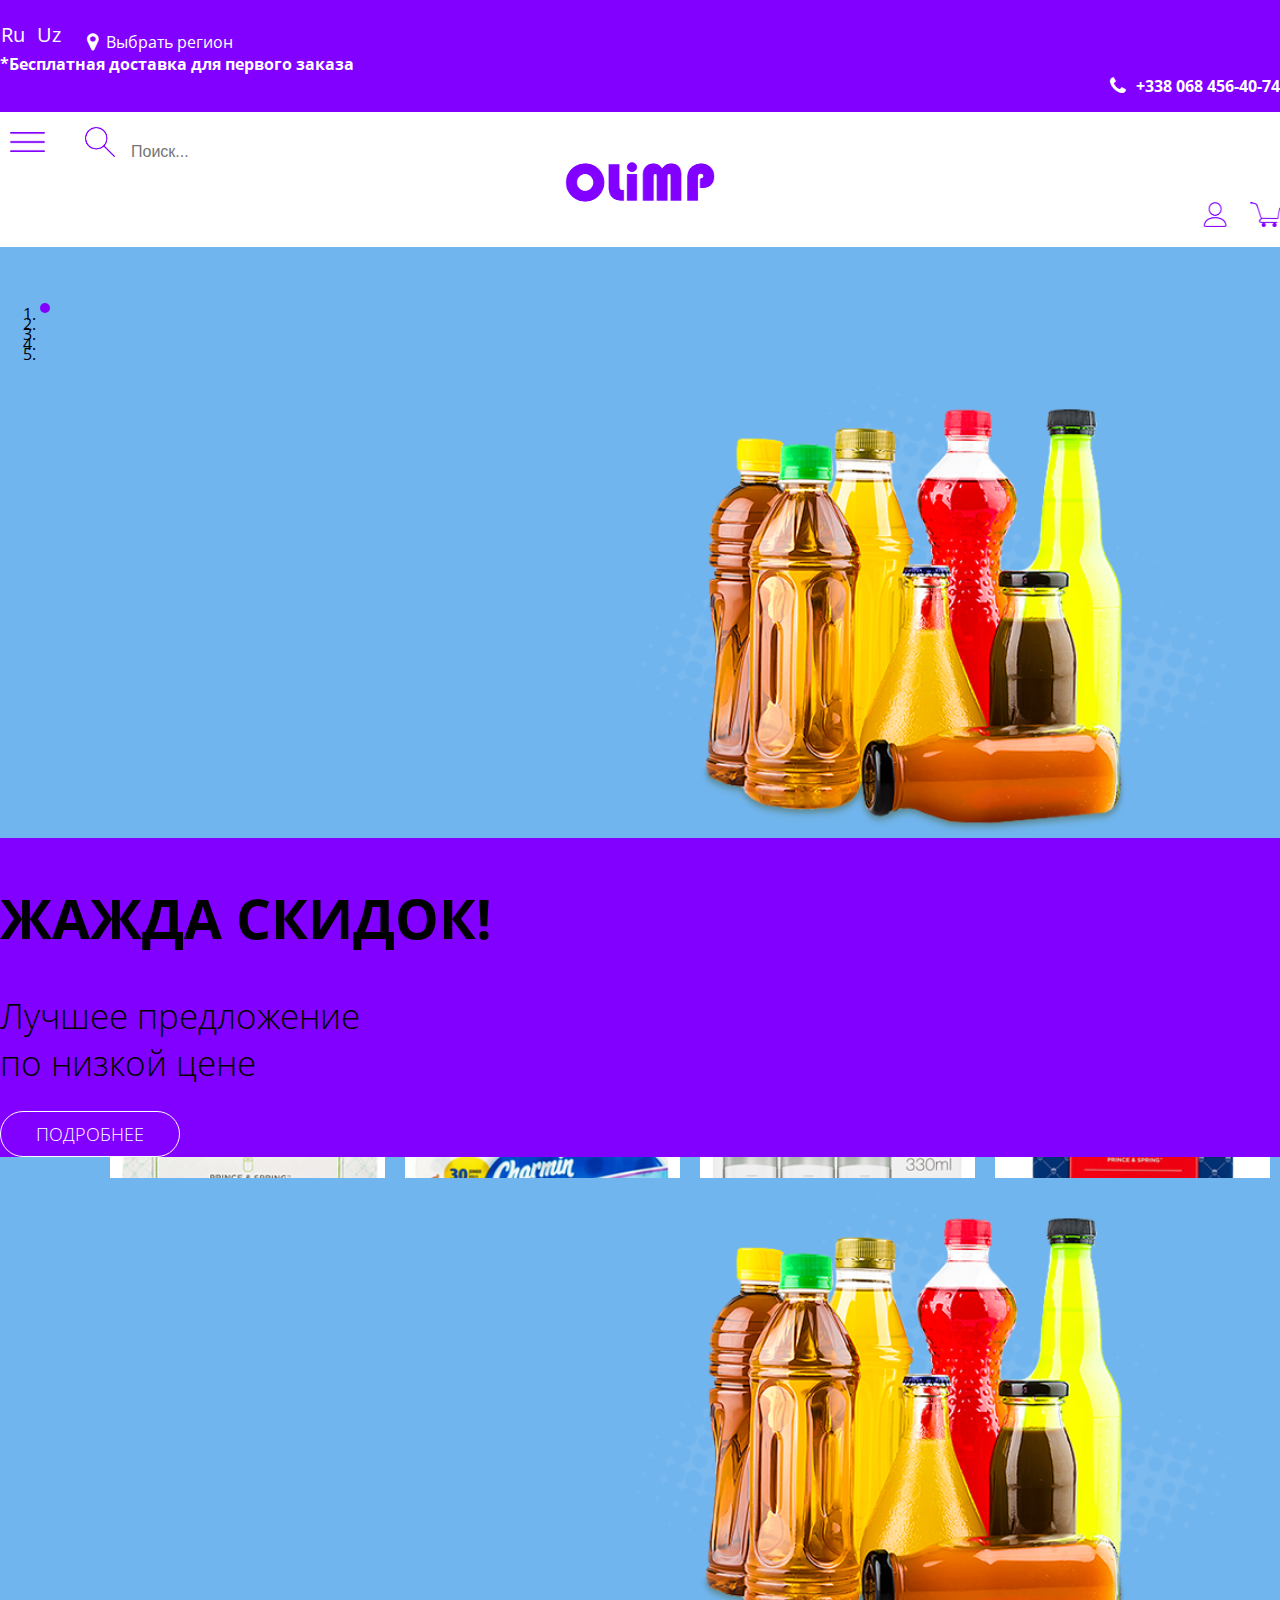
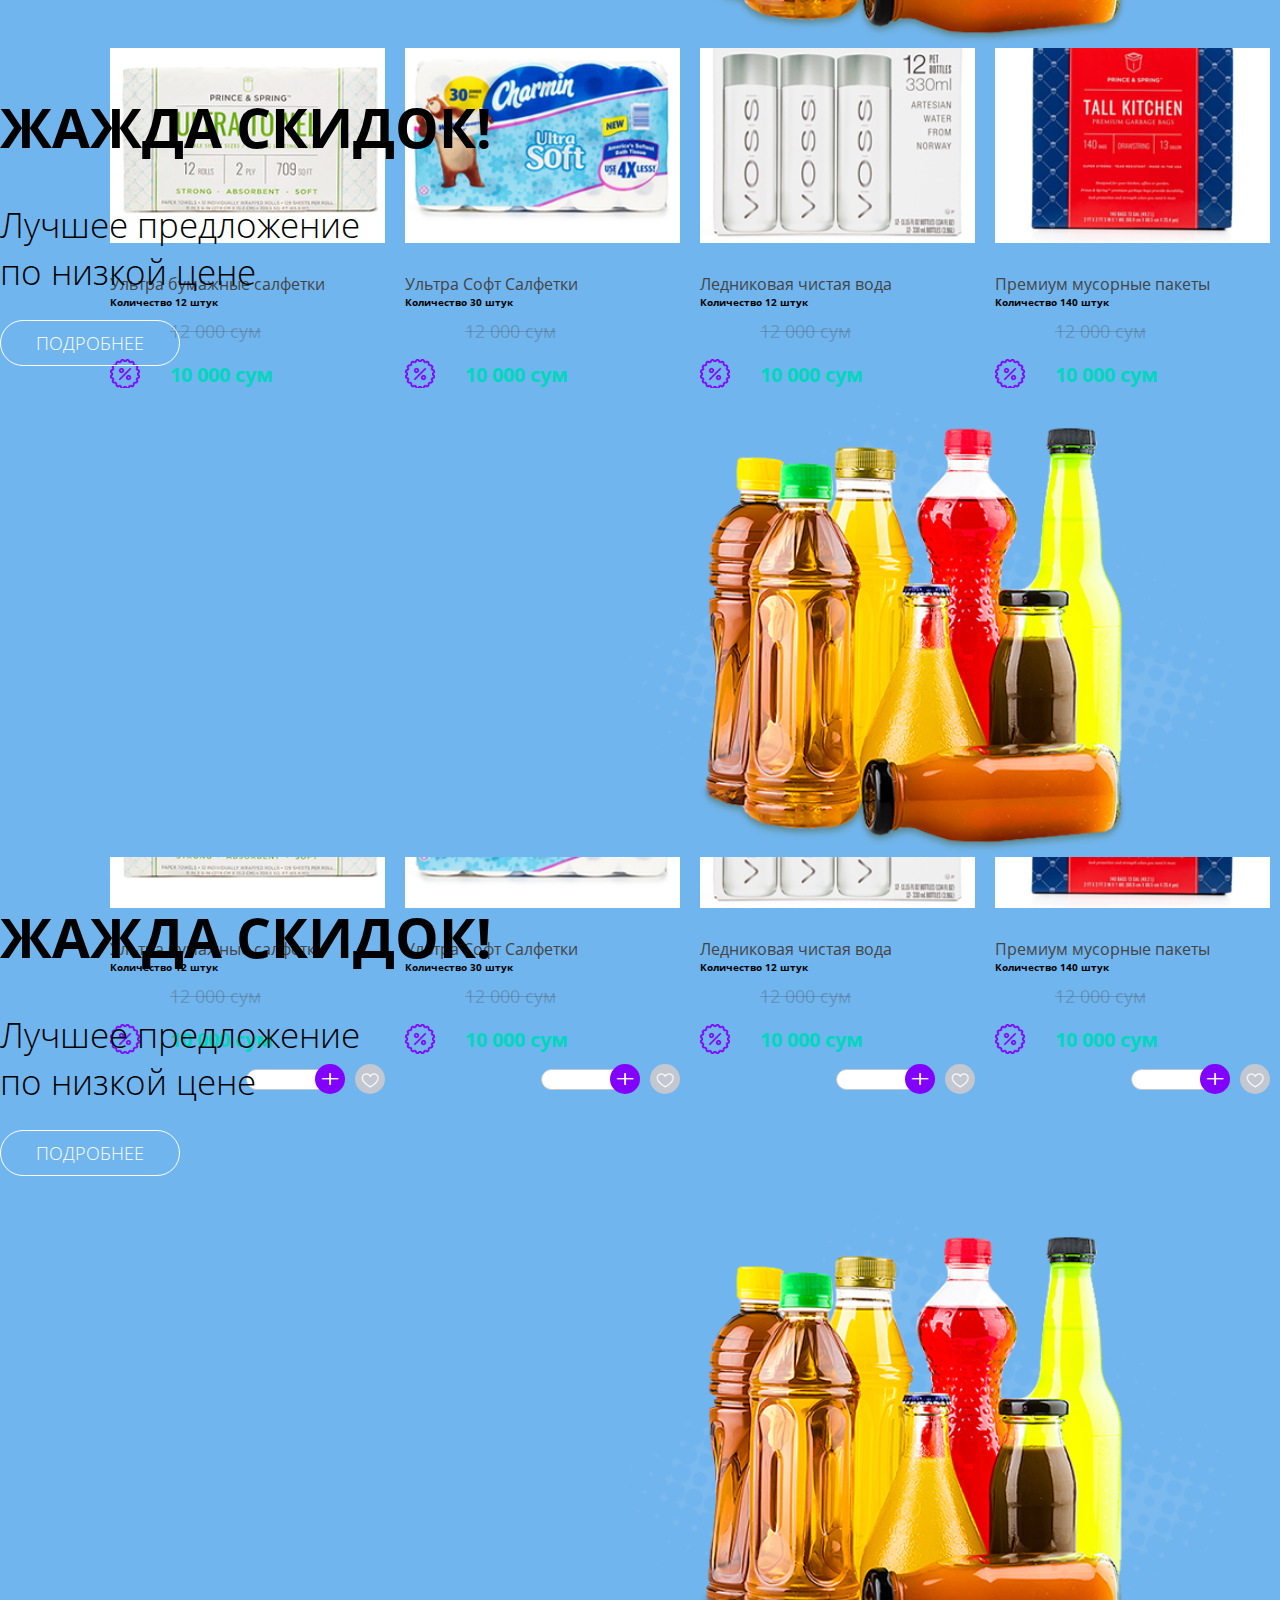
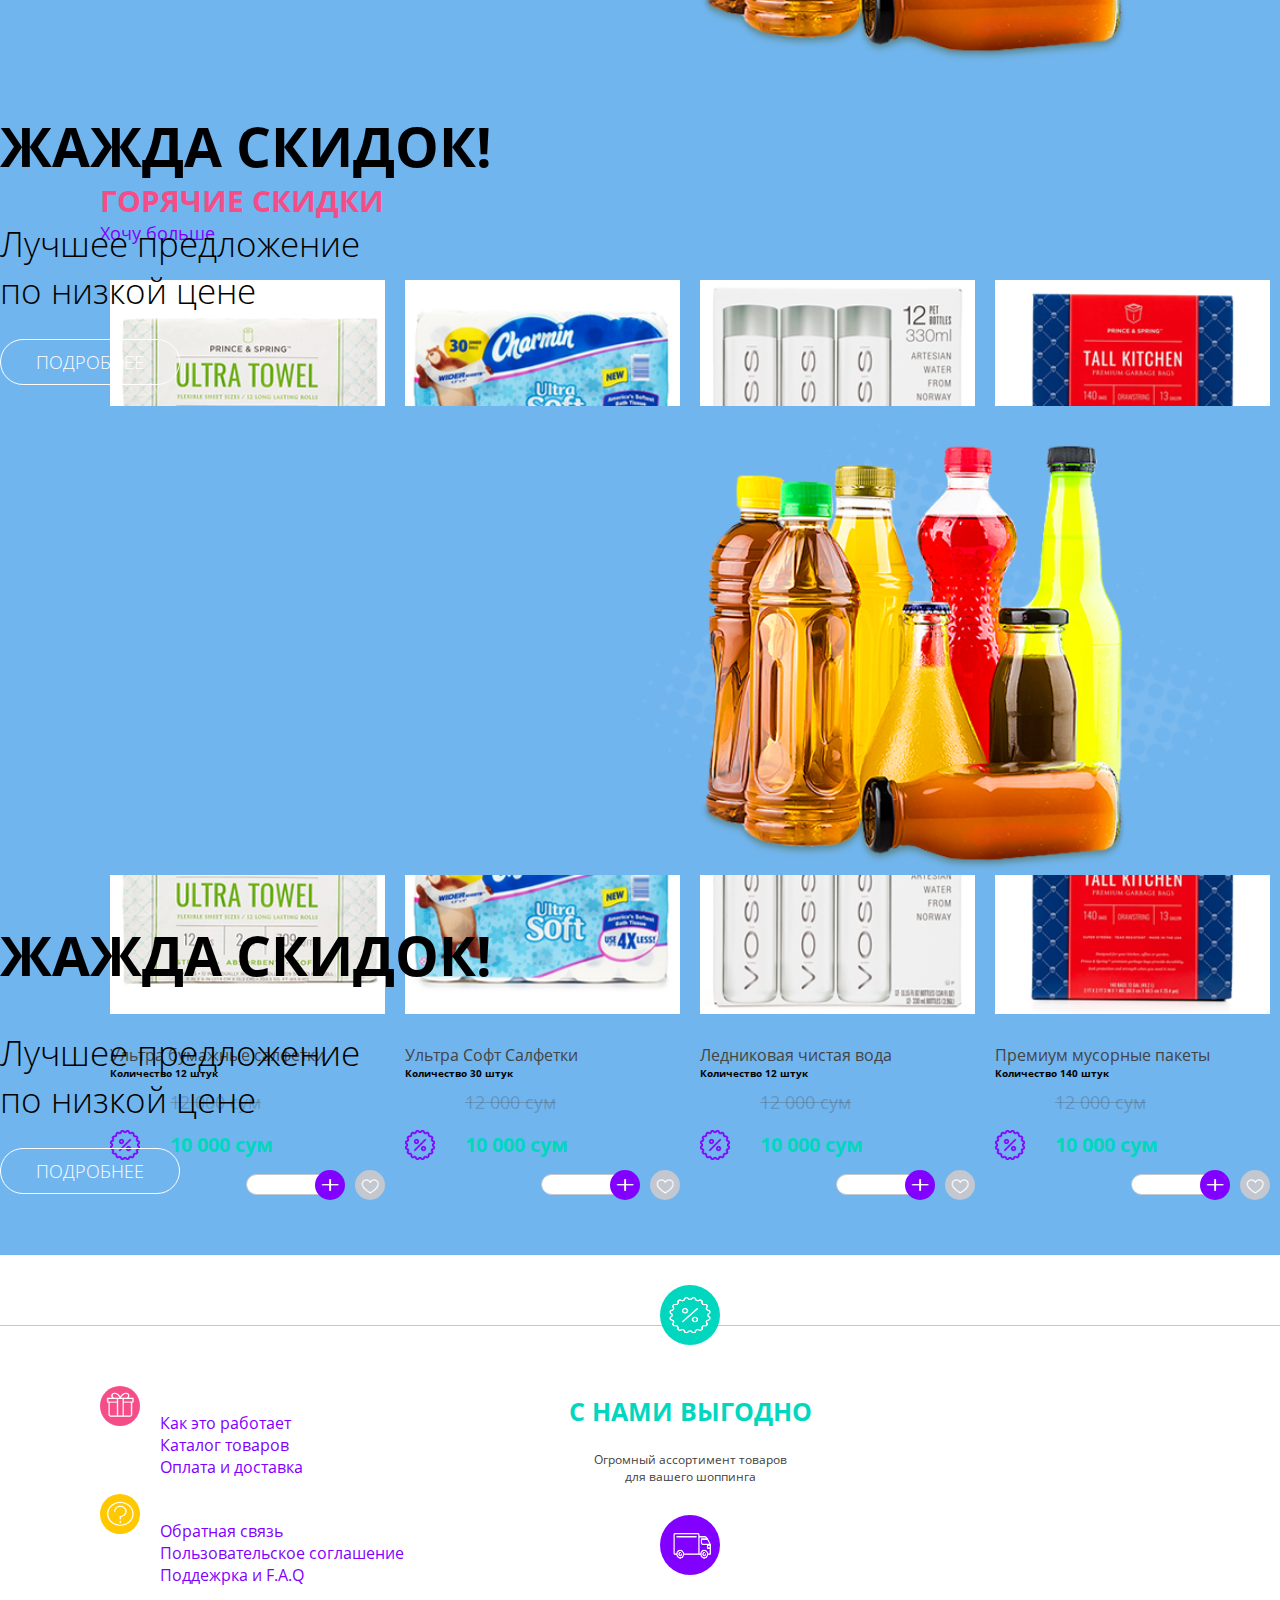
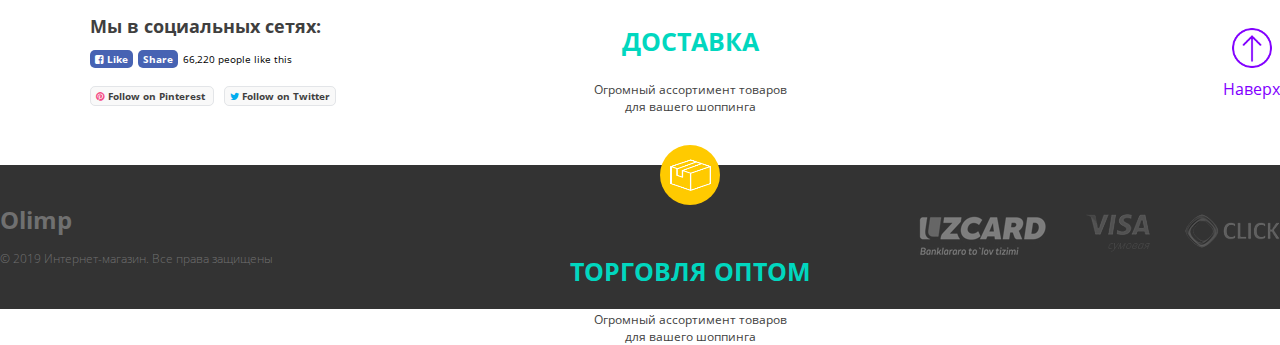
<file: index.html>
<!DOCTYPE html>
<html lang="en">

<head>
  <meta charset="UTF-8">
  <meta name="viewport" content="width=device-width, initial-scale=1, minimum-scale=1, maximum-scale=1">
  <meta http-equiv="X-UA-Compatible" content="ie=edge">
  <link rel="stylesheet" href="https://stackpath.bootstrapcdn.com/bootstrap/4.2.1/css/bootstrap.min.css" integrity="sha384-GJzZqFGwb1QTTN6wy59ffF1BuGJpLSa9DkKMp0DgiMDm4iYMj70gZWKYbI706tWS"
    crossorigin="anonymous">
  <link rel="stylesheet" href="assets/css/main.css">
  <link rel="stylesheet" href="assets/vendors/font-awesome-4.7.0/css/font-awesome.css">
  <link rel="stylesheet" href="assets/css/font.css">
  <script src="assets/js/jquery-3.3.1.min.js"></script>
  <script src="assets/js/main.js"></script>
  <title>Olimp</title>
</head>

<body>
  <!-- top-header -->
  <div class="container-fluid top-header">
    <div class="container">
      <div class="row">
        <div class="col-lg-4 lang">
          <a href="#" class="ru">Ru</a>
          <a href="#" class="uz">Uz</a>
          <p class="location">
            <a href="#">Выбрать регион</a>
            <i class="fa fa-map-marker"></i>
          </p>
        </div>
        <div class="col-lg-5 book">
          <p><a href="content.html">*Бесплатная доставка для первого заказа</a></p>
        </div>
        <div id="up" class="col-lg-3 phone">
          <p>
            <a href="#">+338 068 456-40-74</a>
            <i class="fa fa-phone"></i>
          </p>
        </div>
      </div>
    </div>
  </div>
  <!-- end top-header -->
  <!-- header-menu -->
  <div class="container-fluid header-menu">
    <div class="container">
      <div class="row">
        <div class="col-lg-5 menuForm">
          <div class="togNav">
            <img src="assets/img/toggler.png" alt="">
          </div>
          <div class="form">
            <form action="#">
              <a href="#"> <img src="assets/img/search.png" alt=""></a>
              <input type="search" placeholder="Поиск...">
            </form>
          </div>
        </div>

        <div class="col-lg-3 logo">
          <img src="assets/img/logo.png" alt="">
        </div>
        <div class="col-lg-4 signCart">
          <a href="sign.html"><img src="assets/img/user.png" alt=""></a>
          <a href="cart.html"><img src="assets/img/cart.png" alt=""></a>
        </div>
      </div>
    </div>
  </div>
  <!-- end header-menu -->
  <!-- Slider -->
  <div class="fixH">
    <div class="container-fluid slider">
      <div class="container">
        <div class="nav">
          <ul class="menu">
            <li class="menu-item">
              <div class="menu-item__icon icon1"></div>
              <ul class="menu-item__link">
                <li class="menu-item__link-li">
                  <a class="item" href="#">Напитки</a>
                  <ul class="menu-item__sub">
                    <li><a href="#">Напитки газированные</a></li>
                    <li><a href="#">Соки</a></li>
                    <li><a href="#">Энергетические напитки</a></li>
                    <li><a href="#">Алкогольные напитки</a></li>
                    <li><a href="#">Вода</a></li>
                    <li><a href="#">Холодный чай кофе</a></li>
                  </ul>
                  <span class="fa fa-chevron-right"></span>
                </li>
              </ul>
            </li>
            <li class="menu-item">
              <div class="menu-item__icon icon2"></div>
              <ul class="menu-item__link">
                <li class="menu-item__link-li">
                  <a class="item" href="#">Бакалея</a>
                  <ul class="menu-item__sub">
                    <li><a href="#">Напитки газированные</a></li>
                    <li><a href="#">Соки</a></li>
                    <li><a href="#">Энергетические напитки</a></li>
                    <li><a href="#">Алкогольные напитки</a></li>
                    <li><a href="#">Вода</a></li>
                    <li><a href="#">Холодный чай кофе</a></li>
                  </ul>
                  <span class="fa fa-chevron-right"></span>
                </li>
              </ul>
            </li>
            <li class="menu-item">
              <div class="menu-item__icon icon3"></div>
              <ul class="menu-item__link">
                <li class="menu-item__link-li">
                  <a class="item" href="#">Хлеб и выпечка</a>
                  <ul class="menu-item__sub">
                    <li><a href="#">Напитки газированные</a></li>
                    <li><a href="#">Соки</a></li>
                    <li><a href="#">Энергетические напитки</a></li>
                    <li><a href="#">Алкогольные напитки</a></li>
                    <li><a href="#">Вода</a></li>
                    <li><a href="#">Холодный чай кофе</a></li>
                  </ul>
                  <span class="fa fa-chevron-right"></span>
                </li>
              </ul>
            </li>
            <li class="menu-item">
              <div class="menu-item__icon icon4"></div>
              <ul class="menu-item__link">
                <li class="menu-item__link-li">
                  <a class="item" href="#">Овощи, фрукты, зелень</a>
                  <ul class="menu-item__sub">
                    <li><a href="#">Напитки газированные</a></li>
                    <li><a href="#">Соки</a></li>
                    <li><a href="#">Энергетические напитки</a></li>
                    <li><a href="#">Алкогольные напитки</a></li>
                    <li><a href="#">Вода</a></li>
                    <li><a href="#">Холодный чай кофе</a></li>
                  </ul>
                  <span class="fa fa-chevron-right"></span>
                </li>
              </ul>
            </li>
            <li class="menu-item">
              <div class="menu-item__icon icon5"></div>
              <ul class="menu-item__link">
                <li class="menu-item__link-li">
                  <a class="item" href="#">Молочные продукты</a>
                  <ul class="menu-item__sub">
                    <li><a href="#">Напитки газированные</a></li>
                    <li><a href="#">Соки</a></li>
                    <li><a href="#">Энергетические напитки</a></li>
                    <li><a href="#">Алкогольные напитки</a></li>
                    <li><a href="#">Вода</a></li>
                    <li><a href="#">Холодный чай кофе</a></li>
                  </ul>
                  <span class="fa fa-chevron-right"></span>
                </li>
              </ul>
            </li>
            <li class="menu-item">
              <div class="menu-item__icon icon6"></div>
              <ul class="menu-item__link">
                <li class="menu-item__link-li">
                  <a class="item" href="#">Полуфабрикаты</a>
                  <ul class="menu-item__sub">
                    <li><a href="#">Напитки газированные</a></li>
                    <li><a href="#">Соки</a></li>
                    <li><a href="#">Энергетические напитки</a></li>
                    <li><a href="#">Алкогольные напитки</a></li>
                    <li><a href="#">Вода</a></li>
                    <li><a href="#">Холодный чай кофе</a></li>
                  </ul>
                  <span class="fa fa-chevron-right"></span>
                </li>
              </ul>
            </li>
            <li class="menu-item">
              <div class="menu-item__icon icon7"></div>
              <ul class="menu-item__link">
                <li class="menu-item__link-li">
                  <a class="item" href="#">Мясные продукты</a>
                  <ul class="menu-item__sub">
                    <li><a href="#">Напитки газированные</a></li>
                    <li><a href="#">Соки</a></li>
                    <li><a href="#">Энергетические напитки</a></li>
                    <li><a href="#">Алкогольные напитки</a></li>
                    <li><a href="#">Вода</a></li>
                    <li><a href="#">Холодный чай кофе</a></li>
                  </ul>
                  <span class="fa fa-chevron-right"></span>
                </li>
              </ul>
            </li>
            <li class="menu-item">
              <div class="menu-item__icon icon8"></div>
              <ul class="menu-item__link">
                <li class="menu-item__link-li">
                  <a class="item" href="#">Рыбная гастрономия</a>
                  <ul class="menu-item__sub">
                    <li><a href="#">Напитки газированные</a></li>
                    <li><a href="#">Соки</a></li>
                    <li><a href="#">Энергетические напитки</a></li>
                    <li><a href="#">Алкогольные напитки</a></li>
                    <li><a href="#">Вода</a></li>
                    <li><a href="#">Холодный чай кофе</a></li>
                  </ul>
                  <span class="fa fa-chevron-right"></span>
                </li>
              </ul>
            </li>
            <li class="menu-item">
              <div class="menu-item__icon icon9"></div>
              <ul class="menu-item__link">
                <li class="menu-item__link-li">
                  <a class="item" href="#">Приправы и соусы</a>
                  <ul class="menu-item__sub">
                    <li><a href="#">Напитки газированные</a></li>
                    <li><a href="#">Соки</a></li>
                    <li><a href="#">Энергетические напитки</a></li>
                    <li><a href="#">Алкогольные напитки</a></li>
                    <li><a href="#">Вода</a></li>
                    <li><a href="#">Холодный чай кофе</a></li>
                  </ul>
                  <span class="fa fa-chevron-right"></span>
                </li>
              </ul>
            </li>
            <li class="menu-item">
              <div class="menu-item__icon icon10"></div>
              <ul class="menu-item__link">
                <li class="menu-item__link-li">
                  <a class="item" href="#">Соленья</a>
                  <ul class="menu-item__sub">
                    <li><a href="#">Напитки газированные</a></li>
                    <li><a href="#">Соки</a></li>
                    <li><a href="#">Энергетические напитки</a></li>
                    <li><a href="#">Алкогольные напитки</a></li>
                    <li><a href="#">Вода</a></li>
                    <li><a href="#">Холодный чай кофе</a></li>
                  </ul>
                  <span class="fa fa-chevron-right"></span>
                </li>
              </ul>
            </li>
            <li class="menu-item">
              <div class="menu-item__icon icon11"></div>
              <ul class="menu-item__link">
                <li class="menu-item__link-li">
                  <a class="item" href="#">Кондитерские изделия</a>
                  <ul class="menu-item__sub">
                    <li><a href="#">Напитки газированные</a></li>
                    <li><a href="#">Соки</a></li>
                    <li><a href="#">Энергетические напитки</a></li>
                    <li><a href="#">Алкогольные напитки</a></li>
                    <li><a href="#">Вода</a></li>
                    <li><a href="#">Холодный чай кофе</a></li>
                  </ul>
                  <span class="fa fa-chevron-right"></span>
                </li>
              </ul>
            </li>
            <li class="menu-item">
              <div class="menu-item__icon icon12"></div>
              <ul class="menu-item__link">
                <li class="menu-item__link-li">
                  <a class="item" href="#">Бумажные изделия</a>
                  <ul class="menu-item__sub">
                    <li><a href="#">Напитки газированные</a></li>
                    <li><a href="#">Соки</a></li>
                    <li><a href="#">Энергетические напитки</a></li>
                    <li><a href="#">Алкогольные напитки</a></li>
                    <li><a href="#">Вода</a></li>
                    <li><a href="#">Холодный чай кофе</a></li>
                  </ul>
                  <span class="fa fa-chevron-right"></span>
                </li>
              </ul>
            </li>


          </ul>
        </div>
      </div>
      <div class="container">
        <div class="row">
          <div class="col-lg-12 slide">
            <div id="carouselExampleIndicators" class="carousel slide" data-ride="carousel">
              <ol class="carousel-indicators">
                <li data-target="#carouselExampleIndicators" data-slide-to="0" class="active"></li>
                <li data-target="#carouselExampleIndicators" data-slide-to="1"></li>
                <li data-target="#carouselExampleIndicators" data-slide-to="2"></li>
                <li data-target="#carouselExampleIndicators" data-slide-to="3"></li>
                <li data-target="#carouselExampleIndicators" data-slide-to="4"></li>
              </ol>
              <div class="carousel-inner">
                <div class="carousel-item active">
                  <img class="carousel-img" src="assets/img/slide.png" alt="...">
                  <div class="carousel-caption d-none d-md-block">
                    <h1>ЖАЖДА СКИДОК!</h1>
                    <p>Лучшее предложение</p>
                    <p>по низкой цене</p>
                    <h4> <a href="productCard.html">Подробнее</a></h4>
                  </div>
                </div>
                <div class="carousel-item">
                  <img class="carousel-img" src="assets/img/slide.png" alt="...">
                  <div class="carousel-caption d-none d-md-block">
                    <h1>ЖАЖДА СКИДОК!</h1>
                    <p>Лучшее предложение</p>
                    <p>по низкой цене</p>
                    <h4> <a href="productCard.html">Подробнее</a></h4>
                  </div>
                </div>
                <div class="carousel-item">
                  <img class="carousel-img" src="assets/img/slide.png" alt="...">
                  <div class="carousel-caption d-none d-md-block">
                    <h1>ЖАЖДА СКИДОК!</h1>
                    <p>Лучшее предложение</p>
                    <p>по низкой цене</p>
                    <h4> <a href="productCard.html">Подробнее</a></h4>
                  </div>
                </div>
                <div class="carousel-item">
                  <img class="carousel-img" src="assets/img/slide.png" alt="...">
                  <div class="carousel-caption d-none d-md-block">
                    <h1>ЖАЖДА СКИДОК!</h1>
                    <p>Лучшее предложение</p>
                    <p>по низкой цене</p>
                    <h4> <a href="productCard.html">Подробнее</a></h4>
                  </div>
                </div>
                <div class="carousel-item">
                  <img class="carousel-img" src="assets/img/slide.png" alt="...">
                  <div class="carousel-caption d-none d-md-block">
                    <h1>ЖАЖДА СКИДОК!</h1>
                    <p>Лучшее предложение</p>
                    <p>по низкой цене</p>
                    <h4> <a href="productCard.html">Подробнее</a></h4>
                  </div>
                </div>


              </div>

            </div>
          </div>
        </div>
      </div>
    </div>
    <div class="container-fluid features">
      <div class="container">
        <div class="row">
          <div class="col-lg-4">
            <span class="bargin"></span>
            <h1><a href="#">С нами выгодно</a></h1>
            <p>Огромный ассортимент товаров </p>
            <p>для вашего шоппинга</p>
          </div>
          <div class="col-lg-4">
            <span class="bargin1"></span>
            <h1><a href="#">Доставка</a></h1>
            <p>Огромный ассортимент товаров </p>
            <p>для вашего шоппинга</p>
          </div>
          <div class="col-lg-4">
            <span class="bargin2"></span>
            <h1><a href="#">Торговля оптом</a></h1>
            <p>Огромный ассортимент товаров </p>
            <p>для вашего шоппинга</p>
          </div>
        </div>
      </div>
    </div>
  </div>
  <!-- end slider  -->
  <!-- pruducts block -->
  <div class="container">
    <div class="row">
      <!-- first section -->
      <div class="section">
        <div class="section-title">
          <h1>Улетают прямо с полок</h1>
          <a href="catalog.html">Хочу больше</a>
        </div>
        <div class="prContent">
          <div class="pr">
            <div class="pr-img">
              <img src="assets/img/pr1.png" alt="">
            </div>
            <div class="pr-desc">
              <p>Ультра бумажные салфетки</p>
              <h5>Количество 12 штук</h5>
            </div>
            <div class="pr-price">
              <p class="price">
                12 000 сум
              </p>
              <p class="discount">
                <a href="#">10 000 сум</a>
                <span></span>

              </p>
            </div>
            <div class="pr-order">
              <form action="#">
                <input type="number">
                <span class="plus"></span>
                <span class="like"></span>
              </form>
            </div>
          </div>
          <div class="pr">
            <div class="pr-img">
              <img src="assets/img/pr2.png" alt="">
            </div>
            <div class="pr-desc">
              <p>Ультра Софт Салфетки</p>
              <h5>Количество 30 штук</h5>
            </div>
            <div class="pr-price">
              <p class="price">
                12 000 сум
              </p>
              <p class="discount">
                <a href="#">10 000 сум</a>
                <span></span>

              </p>
            </div>
            <div class="pr-order">
              <form action="#">
                <input type="number">
                <span class="plus"></span>
                <span class="like"></span>
              </form>
            </div>
          </div>
          <div class="pr">
            <div class="pr-img">
              <img src="assets/img/pr3.png" alt="">
            </div>
            <div class="pr-desc">
              <p>Ледниковая чистая вода</p>
              <h5>Количество 12 штук</h5>
            </div>
            <div class="pr-price">
              <p class="price">
                12 000 сум
              </p>
              <p class="discount">
                <a href="#">10 000 сум</a>
                <span></span>

              </p>
            </div>
            <div class="pr-order">
              <form action="#">
                <input type="number">
                <span class="plus"></span>
                <span class="like"></span>
              </form>
            </div>
          </div>
          <div class="pr">
            <div class="pr-img">
              <img src="assets/img/pr4.png" alt="">
            </div>
            <div class="pr-desc">
              <p>Премиум мусорные пакеты</p>
              <h5>Количество 140 штук</h5>
            </div>
            <div class="pr-price">
              <p class="price">
                12 000 сум
              </p>
              <p class="discount">
                <a href="#">10 000 сум</a>
                <span></span>

              </p>
            </div>
            <div class="pr-order">
              <form action="#">
                <input type="number">
                <span class="plus"></span>
                <span class="like"></span>
              </form>
            </div>
          </div>
        </div>
        <div class="prContent">
          <div class="pr">
            <div class="pr-img">
              <img src="assets/img/pr1.png" alt="">
            </div>
            <div class="pr-desc">
              <p>Ультра бумажные салфетки</p>
              <h5>Количество 12 штук</h5>
            </div>
            <div class="pr-price">
              <p class="price">
                12 000 сум
              </p>
              <p class="discount">
                <a href="#">10 000 сум</a>
                <span></span>

              </p>
            </div>
            <div class="pr-order">
              <form action="#">
                <input type="number">
                <span class="plus"></span>
                <span class="like"></span>
              </form>
            </div>
          </div>
          <div class="pr">
            <div class="pr-img">
              <img src="assets/img/pr2.png" alt="">
            </div>
            <div class="pr-desc">
              <p>Ультра Софт Салфетки</p>
              <h5>Количество 30 штук</h5>
            </div>
            <div class="pr-price">
              <p class="price">
                12 000 сум
              </p>
              <p class="discount">
                <a href="#">10 000 сум</a>
                <span></span>

              </p>
            </div>
            <div class="pr-order">
              <form action="#">
                <input type="number">
                <span class="plus"></span>
                <span class="like"></span>
              </form>
            </div>
          </div>
          <div class="pr">
            <div class="pr-img">
              <img src="assets/img/pr3.png" alt="">
            </div>
            <div class="pr-desc">
              <p>Ледниковая чистая вода</p>
              <h5>Количество 12 штук</h5>
            </div>
            <div class="pr-price">
              <p class="price">
                12 000 сум
              </p>
              <p class="discount">
                <a href="#">10 000 сум</a>
                <span></span>

              </p>
            </div>
            <div class="pr-order">
              <form action="#">
                <input type="number">
                <span class="plus"></span>
                <span class="like"></span>
              </form>
            </div>
          </div>
          <div class="pr">
            <div class="pr-img">
              <img src="assets/img/pr4.png" alt="">
            </div>
            <div class="pr-desc">
              <p>Премиум мусорные пакеты</p>
              <h5>Количество 140 штук</h5>
            </div>
            <div class="pr-price">
              <p class="price">
                12 000 сум
              </p>
              <p class="discount">
                <a href="#">10 000 сум</a>
                <span></span>

              </p>
            </div>
            <div class="pr-order">
              <form action="#">
                <input type="number">
                <span class="plus"></span>
                <span class="like"></span>
              </form>
            </div>
          </div>
        </div>
      </div>
      <!-- second section -->
      <div class="section">
        <div class="section-title">
          <h1>Новенькое на этой неделе</h1>
          <a href="#">Хочу больше</a>
        </div>
        <div class="prContent">
          <div class="pr">
            <div class="pr-img">
              <img src="assets/img/pr1.png" alt="">
            </div>
            <div class="pr-desc">
              <p>Ультра бумажные салфетки</p>
              <h5>Количество 12 штук</h5>
            </div>
            <div class="pr-price">
              <p class="price">
                12 000 сум
              </p>
              <p class="discount">
                <a href="#">10 000 сум</a>
                <span></span>

              </p>
            </div>
            <div class="pr-order">
              <form action="#">
                <input type="number">
                <span class="plus"></span>
                <span class="like"></span>
              </form>
            </div>
          </div>
          <div class="pr">
            <div class="pr-img">
              <img src="assets/img/pr2.png" alt="">
            </div>
            <div class="pr-desc">
              <p>Ультра Софт Салфетки</p>
              <h5>Количество 30 штук</h5>
            </div>
            <div class="pr-price">
              <p class="price">
                12 000 сум
              </p>
              <p class="discount">
                <a href="#">10 000 сум</a>
                <span></span>

              </p>
            </div>
            <div class="pr-order">
              <form action="#">
                <input type="number">
                <span class="plus"></span>
                <span class="like"></span>
              </form>
            </div>
          </div>
          <div class="pr">
            <div class="pr-img">
              <img src="assets/img/pr3.png" alt="">
            </div>
            <div class="pr-desc">
              <p>Ледниковая чистая вода</p>
              <h5>Количество 12 штук</h5>
            </div>
            <div class="pr-price">
              <p class="price">
                12 000 сум
              </p>
              <p class="discount">
                <a href="#">10 000 сум</a>
                <span></span>

              </p>
            </div>
            <div class="pr-order">
              <form action="#">
                <input type="number">
                <span class="plus"></span>
                <span class="like"></span>
              </form>
            </div>
          </div>
          <div class="pr">
            <div class="pr-img">
              <img src="assets/img/pr4.png" alt="">
            </div>
            <div class="pr-desc">
              <p>Премиум мусорные пакеты</p>
              <h5>Количество 140 штук</h5>
            </div>
            <div class="pr-price">
              <p class="price">
                12 000 сум
              </p>
              <p class="discount">
                <a href="#">10 000 сум</a>
                <span></span>

              </p>
            </div>
            <div class="pr-order">
              <form action="#">
                <input type="number">
                <span class="plus"></span>
                <span class="like"></span>
              </form>
            </div>
          </div>
        </div>
        <div class="prContent">
          <div class="pr">
            <div class="pr-img">
              <img src="assets/img/pr1.png" alt="">
            </div>
            <div class="pr-desc">
              <p>Ультра бумажные салфетки</p>
              <h5>Количество 12 штук</h5>
            </div>
            <div class="pr-price">
              <p class="price">
                12 000 сум
              </p>
              <p class="discount">
                <a href="#">10 000 сум</a>
                <span></span>

              </p>
            </div>
            <div class="pr-order">
              <form action="#">
                <input type="number">
                <span class="plus"></span>
                <span class="like"></span>
              </form>
            </div>
          </div>
          <div class="pr">
            <div class="pr-img">
              <img src="assets/img/pr2.png" alt="">
            </div>
            <div class="pr-desc">
              <p>Ультра Софт Салфетки</p>
              <h5>Количество 30 штук</h5>
            </div>
            <div class="pr-price">
              <p class="price">
                12 000 сум
              </p>
              <p class="discount">
                <a href="#">10 000 сум</a>
                <span></span>

              </p>
            </div>
            <div class="pr-order">
              <form action="#">
                <input type="number">
                <span class="plus"></span>
                <span class="like"></span>
              </form>
            </div>
          </div>
          <div class="pr">
            <div class="pr-img">
              <img src="assets/img/pr3.png" alt="">
            </div>
            <div class="pr-desc">
              <p>Ледниковая чистая вода</p>
              <h5>Количество 12 штук</h5>
            </div>
            <div class="pr-price">
              <p class="price">
                12 000 сум
              </p>
              <p class="discount">
                <a href="#">10 000 сум</a>
                <span></span>

              </p>
            </div>
            <div class="pr-order">
              <form action="#">
                <input type="number">
                <span class="plus"></span>
                <span class="like"></span>
              </form>
            </div>
          </div>
          <div class="pr">
            <div class="pr-img">
              <img src="assets/img/pr4.png" alt="">
            </div>
            <div class="pr-desc">
              <p>Премиум мусорные пакеты</p>
              <h5>Количество 140 штук</h5>
            </div>
            <div class="pr-price">
              <p class="price">
                12 000 сум
              </p>
              <p class="discount">
                <a href="#">10 000 сум</a>
                <span></span>

              </p>
            </div>
            <div class="pr-order">
              <form action="#">
                <input type="number">
                <span class="plus"></span>
                <span class="like"></span>
              </form>
            </div>
          </div>
        </div>
      </div>
      <!-- third section -->
      <div class="section">
        <div class="section-title">
          <h1>Горячие скидки</h1>
          <a href="#">Хочу больше</a>
        </div>
        <div class="prContent">
          <div class="pr">
            <div class="pr-img">
              <img src="assets/img/pr1.png" alt="">
            </div>
            <div class="pr-desc">
              <p>Ультра бумажные салфетки</p>
              <h5>Количество 12 штук</h5>
            </div>
            <div class="pr-price">
              <p class="price">
                12 000 сум
              </p>
              <p class="discount">
                <a href="#">10 000 сум</a>
                <span></span>

              </p>
            </div>
            <div class="pr-order">
              <form action="#">
                <input type="number">
                <span class="plus"></span>
                <span class="like"></span>
              </form>
            </div>
          </div>
          <div class="pr">
            <div class="pr-img">
              <img src="assets/img/pr2.png" alt="">
            </div>
            <div class="pr-desc">
              <p>Ультра Софт Салфетки</p>
              <h5>Количество 30 штук</h5>
            </div>
            <div class="pr-price">
              <p class="price">
                12 000 сум
              </p>
              <p class="discount">
                <a href="#">10 000 сум</a>
                <span></span>

              </p>
            </div>
            <div class="pr-order">
                <form action="#">
                <input type="number">
                <span class="plus"></span>
                <span class="like"></span>
              </form>
            </div>
          </div>
          <div class="pr">
            <div class="pr-img">
              <img src="assets/img/pr3.png" alt="">
            </div>
            <div class="pr-desc">
              <p>Ледниковая чистая вода</p>
              <h5>Количество 12 штук</h5>
            </div>
            <div class="pr-price">
              <p class="price">
                12 000 сум
              </p>
              <p class="discount">
                <a href="#">10 000 сум</a>
                <span></span>

              </p>
            </div>
            <div class="pr-order">
              <form action="#">
                <input type="number">
                <span class="plus"></span>
                <span class="like"></span>
              </form>
            </div>
          </div>
          <div class="pr">
            <div class="pr-img">
              <img src="assets/img/pr4.png" alt="">
            </div>
            <div class="pr-desc">
              <p>Премиум мусорные пакеты</p>
              <h5>Количество 140 штук</h5>
            </div>
            <div class="pr-price">
              <p class="price">
                12 000 сум
              </p>
              <p class="discount">
                <a href="#">10 000 сум</a>
                <span></span>

              </p>
            </div>
            <div class="pr-order">
              <form action="#">
                <input type="number">
                <span class="plus"></span>
                <span class="like"></span>
              </form>
            </div>
          </div>
        </div>
        <div class="prContent">
          <div class="pr">
            <div class="pr-img">
              <img src="assets/img/pr1.png" alt="">
            </div>
            <div class="pr-desc">
              <p>Ультра бумажные салфетки</p>
              <h5>Количество 12 штук</h5>
            </div>
            <div class="pr-price">
              <p class="price">
                12 000 сум
              </p>
              <p class="discount">
                <a href="#">10 000 сум</a>
                <span></span>

              </p>
            </div>
            <div class="pr-order">
              <form action="#">
                <input type="number">
                <span class="plus"></span>
                <span class="like"></span>
              </form>
            </div>
          </div>
          <div class="pr">
            <div class="pr-img">
              <img src="assets/img/pr2.png" alt="">
            </div>
            <div class="pr-desc">
              <p>Ультра Софт Салфетки</p>
              <h5>Количество 30 штук</h5>
            </div>
            <div class="pr-price">
              <p class="price">
                12 000 сум
              </p>
              <p class="discount">
                <a href="#">10 000 сум</a>
                <span></span>

              </p>
            </div>
            <div class="pr-order">
              <form action="#">
                <input type="number">
                <span class="plus"></span>
                <span class="like"></span>
              </form>
            </div>
          </div>
          <div class="pr">
            <div class="pr-img">
              <img src="assets/img/pr3.png" alt="">
            </div>
            <div class="pr-desc">
              <p>Ледниковая чистая вода</p>
              <h5>Количество 12 штук</h5>
            </div>
            <div class="pr-price">
              <p class="price">
                12 000 сум
              </p>
              <p class="discount">
                <a href="#">10 000 сум</a>
                <span></span>

              </p>
            </div>
            <div class="pr-order">
              <form action="#">
                <input type="number">
                <span class="plus"></span>
                <span class="like"></span>
              </form>
            </div>
          </div>
          <div class="pr">
            <div class="pr-img">
              <img src="assets/img/pr4.png" alt="">
            </div>
            <div class="pr-desc">
              <p>Премиум мусорные пакеты</p>
              <h5>Количество 140 штук</h5>
            </div>
            <div class="pr-price">
              <p class="price">
                12 000 сум
              </p>
              <p class="discount">
                <a href="#">10 000 сум</a>
                <span></span>

              </p>
            </div>
            <div class="pr-order">
              <form action="#">
                <input type="number">
                <span class="plus"></span>
                <span class="like"></span>
              </form>
            </div>
          </div>
        </div>
      </div>
    </div>
  </div>
  <!-- pre-footer -->
  <div class="container-fluid pre-footer">
    <div class="container">
      <div class="row">
        <div class="col-lg-4 info">
          <span class="fIcon1"></span>
          <ul>
            <li><a href="#">Как это работает</a></li>
            <li><a href="catalog.html">Каталог товаров</a></li>
            <li><a href="#">Оплата и доставка</a></li>
          </ul>
        </div>
        <div class="col-lg-4 info">
          <span class="fIcon2"></span>
          <ul>
            <li><a href="#">Обратная связь</a></li>
            <li><a href="#">Пользовательское соглашение</a></li>
            <li><a href="#">Поддежрка и F.A.Q</a></li>
          </ul>
        </div>

        <div class="col-lg-4 social">
          <h1>Мы в социальных сетях:</h1>
          <div class="facebook">
            <a class="faceB" href="#">
              <span class="fa fa-facebook-square"></span>
              Like
            </a>
            <a class="faceB" href="#">Share</a>
            <p>66,220 people like this</p>
          </div>
          <div class="otherSocial">
            <a href="#">
              <span class="fa fa-pinterest"></span>
              Follow on Pinterest
            </a>
            <a href="#">
              <span class="fa fa-twitter"></span>
              Follow on Twitter
            </a>
          </div>
          <div class="up">
            <a class="up-text" href="#up">Наверх</a>
            <a class="up-img" href="#up"></a>
          </div>
        </div>
      </div>
    </div>
  </div>
  <!-- footer -->
  <div class="container-fluid footer">
    <div class="container">
      <div class="olimp">
        <h1><a href="#">Olimp</a></h1>
        <p>© 2019 Интернет-магазин. Все права защищены</p>
      </div>
      <div class="payment">
        <a href="#"> <img class="payImg1" src="assets/img/uzcard.png" alt=""></a>
        <a href="#"> <img class="payImg2" src="assets/img/visa.png" alt=""></a>
        <a href="#"> <img class="payImg3" src="assets/img/click.png" alt=""></a>
      </div>
    </div>
  </div>







  <script src="https://code.jquery.com/jquery-3.3.1.slim.min.js" integrity="sha384-q8i/X+965DzO0rT7abK41JStQIAqVgRVzpbzo5smXKp4YfRvH+8abtTE1Pi6jizo"
    crossorigin="anonymous"></script>
  <script src="https://cdnjs.cloudflare.com/ajax/libs/popper.js/1.14.6/umd/popper.min.js" integrity="sha384-wHAiFfRlMFy6i5SRaxvfOCifBUQy1xHdJ/yoi7FRNXMRBu5WHdZYu1hA6ZOblgut"
    crossorigin="anonymous"></script>
  <script src="https://stackpath.bootstrapcdn.com/bootstrap/4.2.1/js/bootstrap.min.js" integrity="sha384-B0UglyR+jN6CkvvICOB2joaf5I4l3gm9GU6Hc1og6Ls7i6U/mkkaduKaBhlAXv9k"
    crossorigin="anonymous"></script>
</body>

</html>
</file>
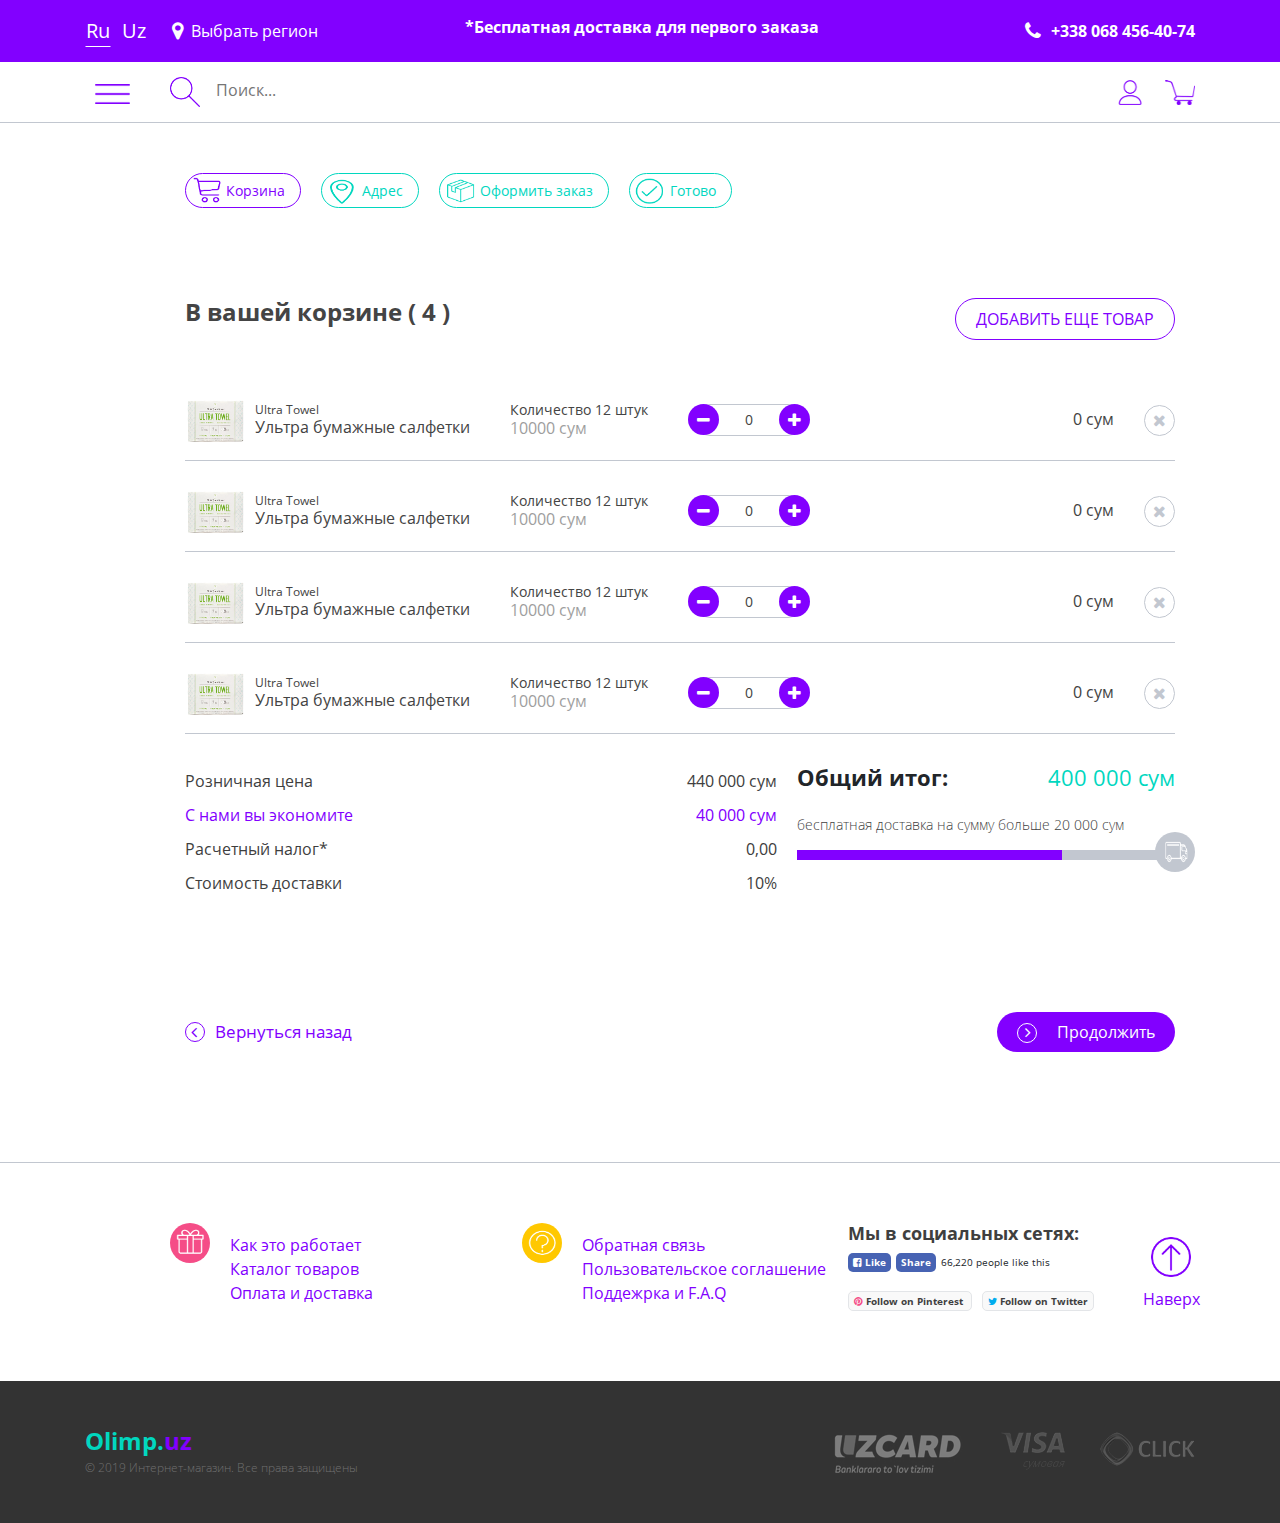
<file: cart.html>
<!DOCTYPE html>
<html lang="en">

<head>
  <meta charset="UTF-8">
  <meta name="viewport" content="width=device-width, initial-scale=1, minimum-scale=1, maximum-scale=1">
  <meta http-equiv="X-UA-Compatible" content="ie=edge">
  <link rel="stylesheet" href="https://stackpath.bootstrapcdn.com/bootstrap/4.2.1/css/bootstrap.min.css" integrity="sha384-GJzZqFGwb1QTTN6wy59ffF1BuGJpLSa9DkKMp0DgiMDm4iYMj70gZWKYbI706tWS"
    crossorigin="anonymous">
  <link rel="stylesheet" href="assets/css/main.css">
  <link rel="stylesheet" href="assets/vendors/font-awesome-4.7.0/css/font-awesome.css">
  <link rel="stylesheet" href="assets/css/font.css">
  <link rel="stylesheet" href="assets/css/preloader.css">
  <script src="assets/js/jquery-3.3.1.min.js"></script>
  <script src="assets/js/main.js"></script>
  <script src="assets/js/prefix-free.js"></script>
  <title>Cart</title>
</head>

<body>
  <!-- top-header -->
  <div class="container-fluid top-header">
    <div class="container">
      <div class="row">
        <div class="col-lg-4 lang">
          <a href="#" rel="language" class="ru langActive">Ru</a>
          <a href="#" rel="language" class="uz">Uz</a>
          <p class="location">
            <a href="#">Выбрать регион</a>
            <i class="fa fa-map-marker"></i>
          </p>
        </div>
        <div class="col-lg-5 book">
          <p><a href="#">*Бесплатная доставка для первого заказа</a></p>
        </div>
        <div id="up" class="col-lg-3 phone">
          <p>
            <a href="#">+338 068 456-40-74</a>
            <i class="fa fa-phone"></i>
          </p>
        </div>
      </div>
    </div>
  </div>
  <!-- end top-header -->
  <!-- header-menu -->
  <div class="container-fluid header-menu header-menu-catal">
    <div class="container">
      <div class="row">
        <div class="col-lg-6 menuForm menuForm-prod">
          <div class="togNav">
            <img src="assets/img/toggler.png" alt="">
          </div>
          <div class="form">
            <form action="#">
              <a href="#"> <img src="assets/img/search.png" alt=""></a>
              <input id="search" type="search" placeholder="Поиск...">
            </form>
          </div>
        </div>
        <div class="col-lg-6 signCart signCart-prod">
          <a href="sign.html"><img src="assets/img/user.png" alt=""></a>
          <a href="cart.html"><img src="assets/img/cart.png" alt=""></a>
        </div>
      </div>
    </div>
  </div>
  <!-- end header-menu -->
  <!-- Slider -->
  <div class="container-fluid slider slider-cart">
    <div class="container">
      <div class="nav">
        <ul class="menu">
          <li class="menu-item">
            <div class="menu-item__icon icon1"></div>
            <ul class="menu-item__link">
              <li class="menu-item__link-li">
                <a class="item" href="#">Напитки</a>
                <ul class="menu-item__sub">
                  <li><a href="#">Напитки газированные</a></li>
                  <li><a href="#">Соки</a></li>
                  <li><a href="#">Энергетические напитки</a></li>
                  <li><a href="#">Алкогольные напитки</a></li>
                  <li><a href="#">Вода</a></li>
                  <li><a href="#">Холодный чай кофе</a></li>
                </ul>
                <span class="fa fa-chevron-right"></span>
              </li>
            </ul>
          </li>
          <li class="menu-item">
            <div class="menu-item__icon icon2"></div>
            <ul class="menu-item__link">
              <li class="menu-item__link-li">
                <a class="item" href="#">Бакалея</a>
                <ul class="menu-item__sub">
                  <li><a href="#">Напитки газированные</a></li>
                  <li><a href="#">Соки</a></li>
                  <li><a href="#">Энергетические напитки</a></li>
                  <li><a href="#">Алкогольные напитки</a></li>
                  <li><a href="#">Вода</a></li>
                  <li><a href="#">Холодный чай кофе</a></li>
                </ul>
                <span class="fa fa-chevron-right"></span>
              </li>
            </ul>
          </li>
          <li class="menu-item">
            <div class="menu-item__icon icon3"></div>
            <ul class="menu-item__link">
              <li class="menu-item__link-li">
                <a class="item" href="#">Хлеб и выпечка</a>
                <ul class="menu-item__sub">
                  <li><a href="#">Напитки газированные</a></li>
                  <li><a href="#">Соки</a></li>
                  <li><a href="#">Энергетические напитки</a></li>
                  <li><a href="#">Алкогольные напитки</a></li>
                  <li><a href="#">Вода</a></li>
                  <li><a href="#">Холодный чай кофе</a></li>
                </ul>
                <span class="fa fa-chevron-right"></span>
              </li>
            </ul>
          </li>
          <li class="menu-item">
            <div class="menu-item__icon icon4"></div>
            <ul class="menu-item__link">
              <li class="menu-item__link-li">
                <a class="item" href="#">Овощи, фрукты, зелень</a>
                <ul class="menu-item__sub">
                  <li><a href="#">Напитки газированные</a></li>
                  <li><a href="#">Соки</a></li>
                  <li><a href="#">Энергетические напитки</a></li>
                  <li><a href="#">Алкогольные напитки</a></li>
                  <li><a href="#">Вода</a></li>
                  <li><a href="#">Холодный чай кофе</a></li>
                </ul>
                <span class="fa fa-chevron-right"></span>
              </li>
            </ul>
          </li>
          <li class="menu-item">
            <div class="menu-item__icon icon5"></div>
            <ul class="menu-item__link">
              <li class="menu-item__link-li">
                <a class="item" href="#">Молочные продукты</a>
                <ul class="menu-item__sub">
                  <li><a href="#">Напитки газированные</a></li>
                  <li><a href="#">Соки</a></li>
                  <li><a href="#">Энергетические напитки</a></li>
                  <li><a href="#">Алкогольные напитки</a></li>
                  <li><a href="#">Вода</a></li>
                  <li><a href="#">Холодный чай кофе</a></li>
                </ul>
                <span class="fa fa-chevron-right"></span>
              </li>
            </ul>
          </li>
          <li class="menu-item">
            <div class="menu-item__icon icon6"></div>
            <ul class="menu-item__link">
              <li class="menu-item__link-li">
                <a class="item" href="#">Полуфабрикаты</a>
                <ul class="menu-item__sub">
                  <li><a href="#">Напитки газированные</a></li>
                  <li><a href="#">Соки</a></li>
                  <li><a href="#">Энергетические напитки</a></li>
                  <li><a href="#">Алкогольные напитки</a></li>
                  <li><a href="#">Вода</a></li>
                  <li><a href="#">Холодный чай кофе</a></li>
                </ul>
                <span class="fa fa-chevron-right"></span>
              </li>
            </ul>
          </li>
          <li class="menu-item">
            <div class="menu-item__icon icon7"></div>
            <ul class="menu-item__link">
              <li class="menu-item__link-li">
                <a class="item" href="#">Мясные продукты</a>
                <ul class="menu-item__sub">
                  <li><a href="#">Напитки газированные</a></li>
                  <li><a href="#">Соки</a></li>
                  <li><a href="#">Энергетические напитки</a></li>
                  <li><a href="#">Алкогольные напитки</a></li>
                  <li><a href="#">Вода</a></li>
                  <li><a href="#">Холодный чай кофе</a></li>
                </ul>
                <span class="fa fa-chevron-right"></span>
              </li>
            </ul>
          </li>
          <li class="menu-item">
            <div class="menu-item__icon icon8"></div>
            <ul class="menu-item__link">
              <li class="menu-item__link-li">
                <a class="item" href="#">Рыбная гастрономия</a>
                <ul class="menu-item__sub">
                  <li><a href="#">Напитки газированные</a></li>
                  <li><a href="#">Соки</a></li>
                  <li><a href="#">Энергетические напитки</a></li>
                  <li><a href="#">Алкогольные напитки</a></li>
                  <li><a href="#">Вода</a></li>
                  <li><a href="#">Холодный чай кофе</a></li>
                </ul>
                <span class="fa fa-chevron-right"></span>
              </li>
            </ul>
          </li>
          <li class="menu-item">
            <div class="menu-item__icon icon9"></div>
            <ul class="menu-item__link">
              <li class="menu-item__link-li">
                <a class="item" href="#">Приправы и соусы</a>
                <ul class="menu-item__sub">
                  <li><a href="#">Напитки газированные</a></li>
                  <li><a href="#">Соки</a></li>
                  <li><a href="#">Энергетические напитки</a></li>
                  <li><a href="#">Алкогольные напитки</a></li>
                  <li><a href="#">Вода</a></li>
                  <li><a href="#">Холодный чай кофе</a></li>
                </ul>
                <span class="fa fa-chevron-right"></span>
              </li>
            </ul>
          </li>
          <li class="menu-item">
            <div class="menu-item__icon icon10"></div>
            <ul class="menu-item__link">
              <li class="menu-item__link-li">
                <a class="item" href="#">Соленья</a>
                <ul class="menu-item__sub">
                  <li><a href="#">Напитки газированные</a></li>
                  <li><a href="#">Соки</a></li>
                  <li><a href="#">Энергетические напитки</a></li>
                  <li><a href="#">Алкогольные напитки</a></li>
                  <li><a href="#">Вода</a></li>
                  <li><a href="#">Холодный чай кофе</a></li>
                </ul>
                <span class="fa fa-chevron-right"></span>
              </li>
            </ul>
          </li>
          <li class="menu-item">
            <div class="menu-item__icon icon11"></div>
            <ul class="menu-item__link">
              <li class="menu-item__link-li">
                <a class="item" href="#">Кондитерские изделия</a>
                <ul class="menu-item__sub">
                  <li><a href="#">Напитки газированные</a></li>
                  <li><a href="#">Соки</a></li>
                  <li><a href="#">Энергетические напитки</a></li>
                  <li><a href="#">Алкогольные напитки</a></li>
                  <li><a href="#">Вода</a></li>
                  <li><a href="#">Холодный чай кофе</a></li>
                </ul>
                <span class="fa fa-chevron-right"></span>
              </li>
            </ul>
          </li>
          <li class="menu-item">
            <div class="menu-item__icon icon12"></div>
            <ul class="menu-item__link">
              <li class="menu-item__link-li">
                <a class="item" href="#">Бумажные изделия</a>
                <ul class="menu-item__sub">
                  <li><a href="#">Напитки газированные</a></li>
                  <li><a href="#">Соки</a></li>
                  <li><a href="#">Энергетические напитки</a></li>
                  <li><a href="#">Алкогольные напитки</a></li>
                  <li><a href="#">Вода</a></li>
                  <li><a href="#">Холодный чай кофе</a></li>
                </ul>
                <span class="fa fa-chevron-right"></span>
              </li>
            </ul>
          </li>


        </ul>
      </div>
    </div>
    <div class="container">
      <div class="cart-tab">
        <span class="cart-tab__button cIcon">Корзина</span>
        <span class="cart-tab__button cIcon1">Адрес</span>
        <span class="cart-tab__button cIcon2">Оформить заказ</span>
        <span class="cart-tab__button cIcon3">Готово</span>
      </div>
      <!-- first cart section -->
      <div class="cart-section first">
        <div class="cart-section__title">
          <h1>В вашей корзине ( <span class="numberCart">4</span> )</h1>
          <a href="#">Добавить еще ТОвар</a>
        </div>
        <div class="cart-section__main">
          <ul class="prod-ul">
            <li>
              <div class="pName">
                <img src="assets/img/pr11.png" alt="">
                <div class="pName-text">
                  <h4>Ultra Towel</h4>
                  <h1>Ультра бумажные салфетки</h1>
                </div>
              </div>
              <div class="pNumber">
                <h4>Количество 12 штук</h4>
                <h1><span>10000</span> сум</h1>
              </div>
              <div class="pCount">
                <span class="minus fa fa-minus"></span>
                <p> 0 </p>
                <span class="plus fa fa-plus"></span>
              </div>
              <div class="pReset">
                <p><span>0</span> сум</p>
                <span class="reset fa fa-close (alias)"></span>
              </div>
            </li>
            <li>
              <div class="pName">
                <img src="assets/img/pr11.png" alt="">
                <div class="pName-text">
                  <h4>Ultra Towel</h4>
                  <h1>Ультра бумажные салфетки</h1>
                </div>
              </div>
              <div class="pNumber">
                <h4>Количество 12 штук</h4>
                <h1><span>10000</span> сум</h1>
              </div>
              <div class="pCount">
                <span class="minus fa fa-minus"></span>
                <p> 0 </p>
                <span class="plus fa fa-plus"></span>
              </div>
              <div class="pReset">
                <p><span>0</span> сум</p>
                <span class="reset fa fa-close (alias)"></span>
              </div>
            </li>
            <li>
              <div class="pName">
                <img src="assets/img/pr11.png" alt="">
                <div class="pName-text">
                  <h4>Ultra Towel</h4>
                  <h1>Ультра бумажные салфетки</h1>
                </div>
              </div>
              <div class="pNumber">
                <h4>Количество 12 штук</h4>
                <h1><span>10000</span> сум</h1>
              </div>
              <div class="pCount">
                <span class="minus fa fa-minus"></span>
                <p> 0 </p>
                <span class="plus fa fa-plus"></span>
              </div>
              <div class="pReset">
                <p><span>0</span> сум</p>
                <span class="reset fa fa-close (alias)"></span>
              </div>
            </li>
            <li>
              <div class="pName">
                <img src="assets/img/pr11.png" alt="">
                <div class="pName-text">
                  <h4>Ultra Towel</h4>
                  <h1>Ультра бумажные салфетки</h1>
                </div>
              </div>
              <div class="pNumber">
                <h4>Количество 12 штук</h4>
                <h1><span>10000</span> сум</h1>
              </div>
              <div class="pCount">
                <span class="minus fa fa-minus"></span>
                <p> 0 </p>
                <span class="plus fa fa-plus"></span>
              </div>
              <div class="pReset">
                <p><span>0</span> сум</p>
                <span class="reset fa fa-close (alias)"></span>
              </div>
            </li>
          </ul>
          <div class="results">
            <ul class="results-list">
              <li>Розничная цена <span>440 000 сум</span></li>
              <li>С нами вы экономите<span>40 000 сум</span></li>
              <li>Расчетный налог*<span>0,00</span></li>
              <li> Стоимость доставки<span>10%</span></li>
          </ul>
          <div class="results-result">
              <h1>Общий итог:<span>400 000 сум</span></h1>
              <div class="resultLoader">
                <p>бесплатная доставка на сумму больше 20 000 сум </p>
                <div class="line">
                  <div class="full"></div>
                  <div class="delivery"></div>
                </div>
              </div>
          </div>
          </div>
          <div class="finish">
            <p><span class="fa fa-angle-left"></span>Вернуться назад </p>
            <a href="#"><span class="fa fa-angle-right"></span>Продолжить</a>
          </div>
        </div>
      </div>
      <!-- second location section -->
      <div class="cart-section second">
        <div class="cart-section__title">
          <h1>Выбрать адрес доставки</h1>
          <a href="#">Добавить новый адрес</a>
        </div>
        <div class="cart-section__main">
            <ul class="sec-ul">
              <li>
                <div class="secName">
                  <h4>Имя Фамилия-Получателя</h4>
                  <h1>Адресная строка, название улицы, дома, квартиры</h1>
              </div>
              <div class="telNumber">
                  <span>+998902345770</span>
              </div>
              <div class="match">
                <span class="fa fa-check"></span>
              </div>
              </li>
              <li>
                <div class="secName">
                  <h4>Имя Фамилия-Получателя</h4>
                  <h1>Адресная строка, название улицы, дома, квартиры</h1>
              </div>
              <div class="telNumber">
                  <span>+998902345770</span>
              </div>
              <div class="match">
                <span class="fa fa-check"></span>
              </div>
              </li>
              <li>
                <div class="secName">
                  <h4>Имя Фамилия-Получателя</h4>
                  <h1>Адресная строка, название улицы, дома, квартиры</h1>
              </div>
              <div class="telNumber">
                  <span>+998902345770</span>
              </div>
              <div class="match">
                <span class="fa fa-check"></span>
              </div>
              </li>
            </ul>
          <div class="finish">
              <p><span class="fa fa-angle-left"></span>Вернуться назад </p>
            <a href="#"><span class="fa fa-angle-right"></span>Продолжить</a>
          </div>
        </div>
      </div>
      <!-- third payment section -->
      <div class="cart-section third">
        <div class="cart-section__title">
          <h1>Выбрать способ оплаты</h1>
        </div>
        <!-- fourth finish section -->
        <div class="cart-section__main">
            <div class="payMethod">
                  <div class="method">
                        <div class="img">
                          <img src="assets/img/pM1.png" alt="">
                        </div>
                        <span class="fa fa-circle"></span>
                  </div>
                  <div class="method">
                      <div class="img">
                        <img src="assets/img/pM2.png" alt="">
                      </div>
                      <span class="fa fa-circle"></span>
                </div>
                <div class="method">
                    <div class="img">
                      <img src="assets/img/pM3.png" alt="">
                    </div>
                    <span class="fa fa-circle"></span>
              </div>
              <div class="method">
                  <div class="img">
                    <img src="assets/img/pM4.png" alt="">
                  </div>
                  <span class="fa fa-circle"></span>
            </div>
            </div>
          <h5>Наличные деньги</h5>
          <p>
            Есть много вариантов Lorem Ipsum, но большинство из них имеет не всегда приемлемые модификации, например,
            юмористические вставки или слова,
            которые даже отдалённо не напоминают латынь. Если вам нужен Lorem Ipsum для серьёзного проекта, вы
            наверняка не
            хотите какой-нибудь шутки,
            скрытой в середине абзаца. Также все другие известные генераторы Lorem Ipsum используют один и тот же
            текст,
            который они просто повторяют,
            пока не достигнут нужный объём. Это делает предлагаемый здесь генератор единственным настоящим Lorem Ipsum
            генератором.
          </p>
          <p>
            Он использует словарь из более чем 200 латинских слов, а также набор моделей предложений. В результате
            сгенерированный Lorem Ipsum выглядит
            правдоподобно, не имеет повторяющихся абзацей или "невозможных" слов.
          </p>
          <div class="finish">
              <p><span class="fa fa-angle-left"></span>Вернуться назад </p>
            <a href="#"><span class="fa fa-angle-right"></span>Продолжить</a>
          </div>
        </div>
      </div>
      <!-- fourth section -->
      <div class="cart-section">
        <div class="cart-section__title">
          <h1>Спасибо за покупку!</h1>
          <a href="#">Добавить новый адрес</a>
        </div>
        <div class="cart-section__main">
          <p>
            Есть много вариантов Lorem Ipsum, но большинство из них имеет не всегда приемлемые модификации, например,
            юмористические вставки или слова,
            которые даже отдалённо не напоминают латынь. Если вам нужен Lorem Ipsum для серьёзного проекта, вы
            наверняка не
            хотите какой-нибудь шутки,
            скрытой в середине абзаца. Также все другие известные генераторы Lorem Ipsum используют один и тот же
            текст,
            который они просто повторяют,
            пока не достигнут нужный объём. Это делает предлагаемый здесь генератор единственным настоящим Lorem Ipsum
            генератором.
          </p>
          <p>
            Он использует словарь из более чем 200 латинских слов, а также набор моделей предложений. В результате
            сгенерированный Lorem Ipsum выглядит
            правдоподобно, не имеет повторяющихся абзацей или "невозможных" слов.
          </p>
          <div class="finish">
              <p><span class="fa fa-angle-left"></span>Вернуться назад </p>
            <a href="#"><span class="fa fa-angle-right"></span>Завершить</a>
          </div>
        </div>
      </div>

    </div>
  </div>
  <!-- end slider  -->
  <!-- pre-footer -->
  <div class="container-fluid pre-footer">
    <div class="container">
      <div class="row">
        <div class="col-lg-4 info">
          <span class="fIcon1"></span>
          <ul>
            <li><a href="#">Как это работает</a></li>
            <li><a href="catalog.html">Каталог товаров</a></li>
            <li><a href="catalog.html">Оплата и доставка</a></li>
          </ul>
        </div>
        <div class="col-lg-4 info">
          <span class="fIcon2"></span>
          <ul>
            <li><a href="#">Обратная связь</a></li>
            <li><a href="catalog.html">Пользовательское соглашение</a></li>
            <li><a href="catalog.html">Поддежрка и F.A.Q</a></li>
          </ul>
        </div>

        <div class="col-lg-4 social">
          <h1>Мы в социальных сетях:</h1>
          <div class="facebook">
            <a class="faceB" href="#">
              <span class="fa fa-facebook-square"></span>
              Like
            </a>
            <a class="faceB" href="#">Share</a>
            <p>66,220 people like this</p>
          </div>
          <div class="otherSocial">
            <a href="#">
              <span class="fa fa-pinterest"></span>
              Follow on Pinterest
            </a>
            <a href="#">
              <span class="fa fa-twitter"></span>
              Follow on Twitter
            </a>
          </div>
          <div class="up">
            <a class="up-text" href="#up">Наверх</a>
            <a class="up-img" href="#up"></a>
          </div>
        </div>
      </div>
    </div>
  </div>
  <!-- footer -->
  <div class="container-fluid footer">
    <div class="container">
      <div class="olimp olimp-catal">
        <h1><a href="#">Olimp.<span>uz</span></a></h1>
        <p>© 2019 Интернет-магазин. Все права защищены</p>
      </div>
      <div class="payment">
        <a href="#"> <img class="payImg1" src="assets/img/uzcard.png" alt=""></a>
        <a href="#"> <img class="payImg2" src="assets/img/visa.png" alt=""></a>
        <a href="#"> <img class="payImg3" src="assets/img/click.png" alt=""></a>
      </div>
    </div>
  </div>







  <script src="https://code.jquery.com/jquery-3.3.1.slim.min.js" integrity="sha384-q8i/X+965DzO0rT7abK41JStQIAqVgRVzpbzo5smXKp4YfRvH+8abtTE1Pi6jizo"
    crossorigin="anonymous"></script>
  <script src="https://cdnjs.cloudflare.com/ajax/libs/popper.js/1.14.6/umd/popper.min.js" integrity="sha384-wHAiFfRlMFy6i5SRaxvfOCifBUQy1xHdJ/yoi7FRNXMRBu5WHdZYu1hA6ZOblgut"
    crossorigin="anonymous"></script>
  <script src="https://stackpath.bootstrapcdn.com/bootstrap/4.2.1/js/bootstrap.min.js" integrity="sha384-B0UglyR+jN6CkvvICOB2joaf5I4l3gm9GU6Hc1og6Ls7i6U/mkkaduKaBhlAXv9k"
    crossorigin="anonymous"></script>
</body>

</html>
</file>
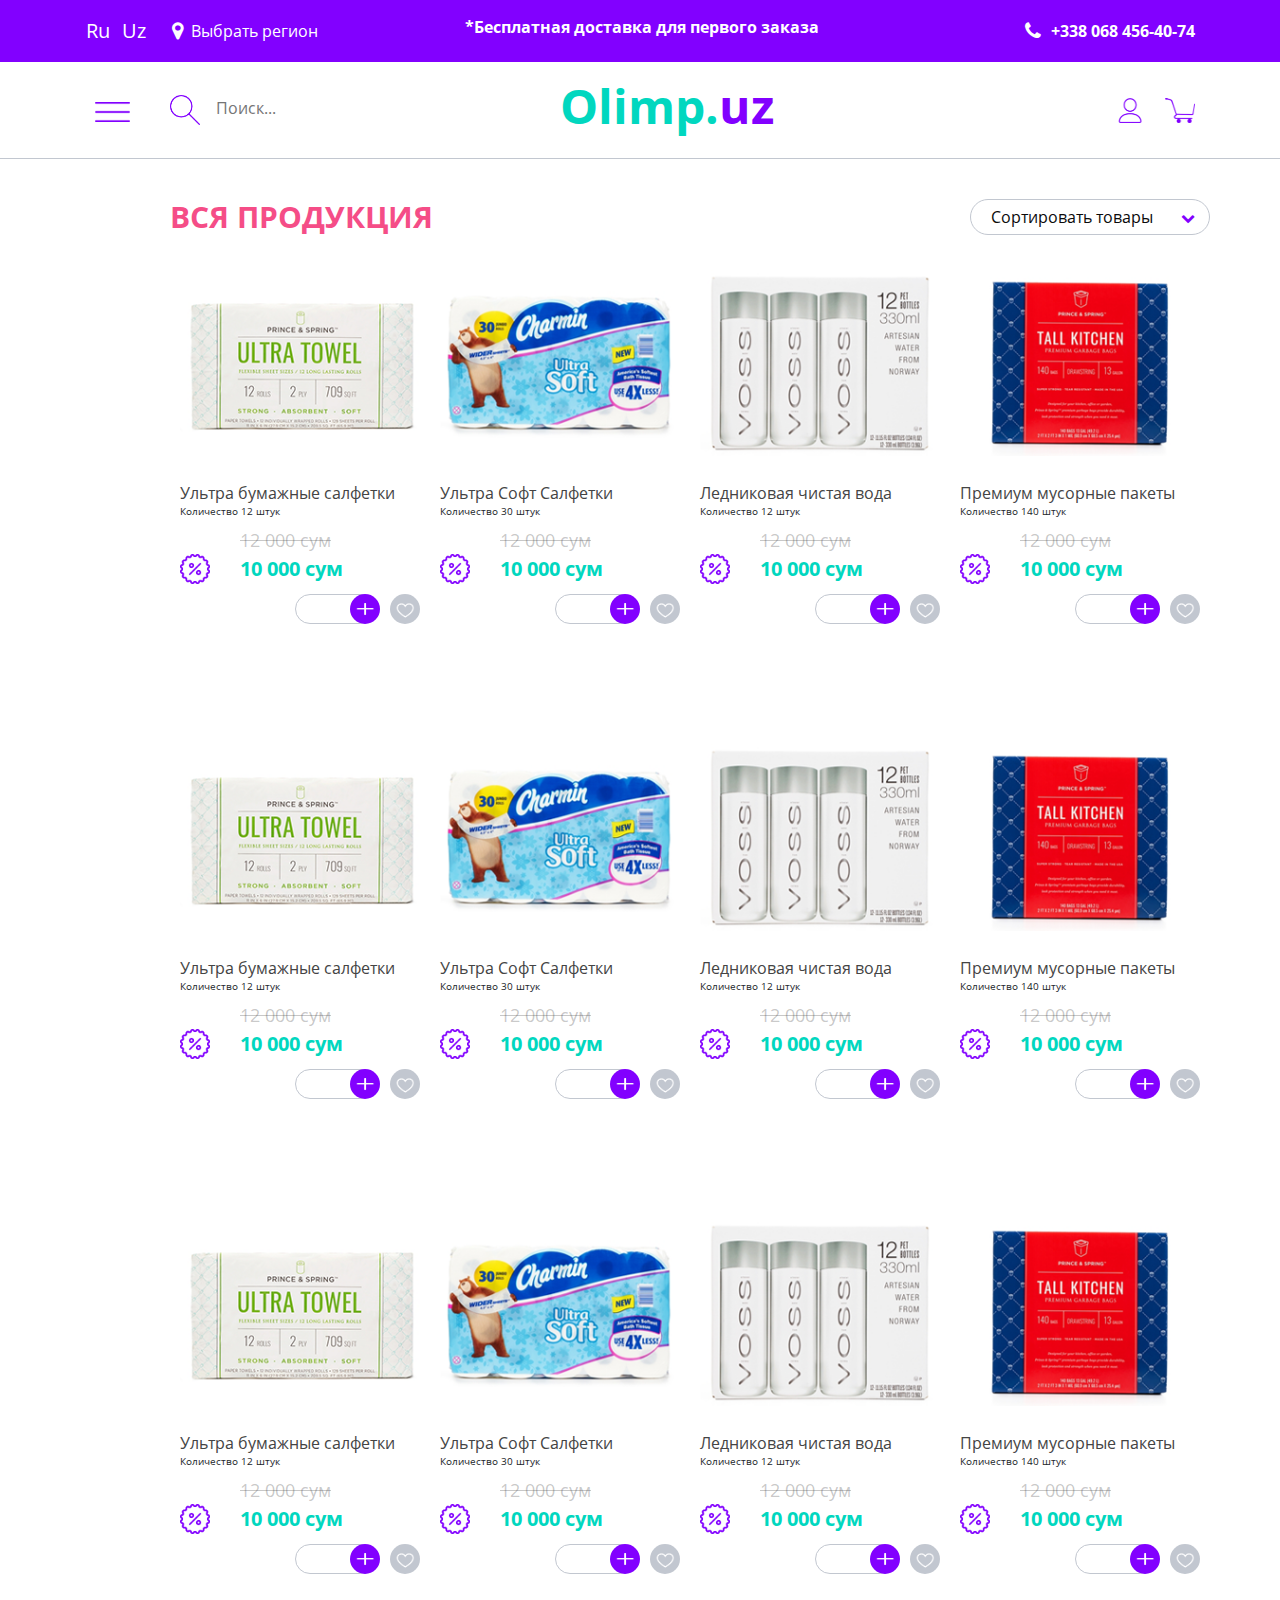
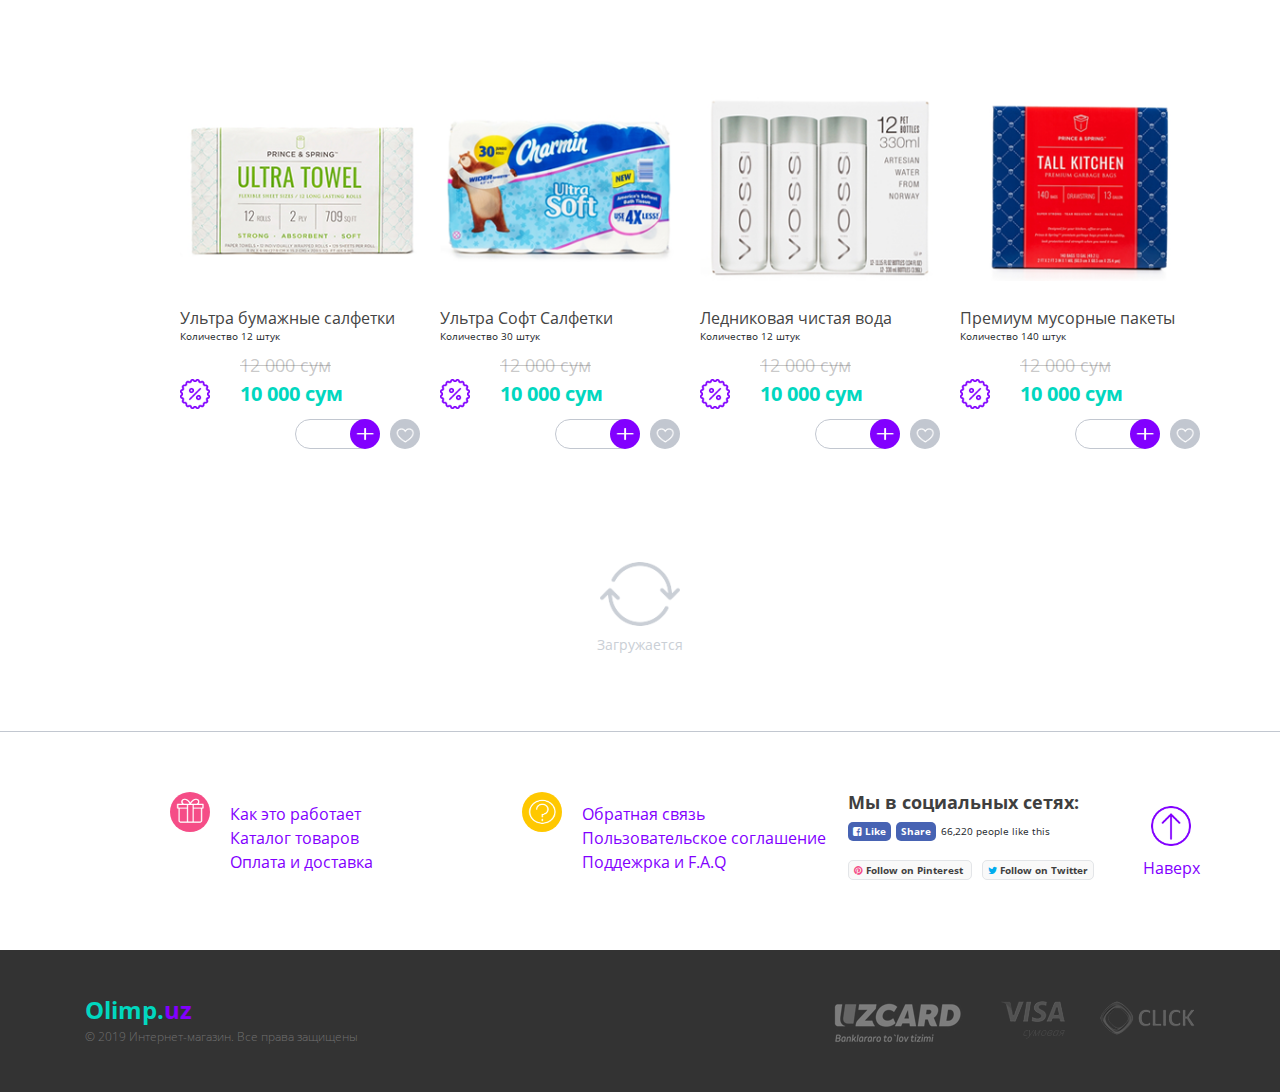
<file: catalog.html>
<!DOCTYPE html>
<html lang="en">

<head>
  <meta charset="UTF-8">
  <meta name="viewport" content="width=device-width, initial-scale=1, minimum-scale=1, maximum-scale=1">
  <meta http-equiv="X-UA-Compatible" content="ie=edge">
  <link rel="stylesheet" href="https://stackpath.bootstrapcdn.com/bootstrap/4.2.1/css/bootstrap.min.css" integrity="sha384-GJzZqFGwb1QTTN6wy59ffF1BuGJpLSa9DkKMp0DgiMDm4iYMj70gZWKYbI706tWS"
    crossorigin="anonymous">
  <link rel="stylesheet" href="assets/css/main.css">
  <link rel="stylesheet" href="assets/vendors/font-awesome-4.7.0/css/font-awesome.css">
  <link rel="stylesheet" href="assets/css/font.css">
  <link rel="stylesheet" href="assets/css/preloader.css">
  <script src="assets/js/jquery-3.3.1.min.js"></script>
  <script src="assets/js/main.js"></script>
  <script src="assets/js/prefix-free.js"></script>
  <title>Catalog</title>
</head>

<body>
  <!-- top-header -->
  <div class="container-fluid top-header">
    <div class="container">
      <div class="row">
        <div class="col-lg-4 lang">
          <a href="#" class="ru">Ru</a>
          <a href="#" class="uz">Uz</a>
          <p class="location">
            <a href="#">Выбрать регион</a>
            <i class="fa fa-map-marker"></i>
          </p>
        </div>
        <div class="col-lg-5 book">
          <p><a href="#">*Бесплатная доставка для первого заказа</a></p>
        </div>
        <div id="up" class="col-lg-3 phone">
          <p>
            <a href="#">+338 068 456-40-74</a>
            <i class="fa fa-phone"></i>
          </p>
        </div>
      </div>
    </div>
  </div>
  <!-- end top-header -->
  <!-- header-menu -->
  <div class="container-fluid header-menu header-menu-catal">
    <div class="container">
      <div class="row">
        <div class="col-lg-5 menuForm">
          <div class="togNav">
            <img src="assets/img/toggler.png" alt="">
          </div>
          <div class="form">
            <form action="#">
              <a href="#"> <img src="assets/img/search.png" alt=""></a>
              <input type="search" placeholder="Поиск...">
            </form>
          </div>
        </div>

        <div class="col-lg-4 logo logo-catal">
          <h1>Olimp.<span>uz</span></h1>
        </div>
        <div class="col-lg-3 signCart">
          <a href="sign.html"><img src="assets/img/user.png" alt=""></a>
          <a href="cart.html"><img src="assets/img/cart.png" alt=""></a>
        </div>
      </div>
    </div>
  </div>
  <!-- end header-menu -->
  <!-- Slider -->
  <div class="container-fluid slider slider-catal">
    <div class="container">
      <div class="nav">
        <ul class="menu">
          <li class="menu-item">
            <div class="menu-item__icon icon1"></div>
            <ul class="menu-item__link">
              <li class="menu-item__link-li">
                <a class="item" href="#">Напитки</a>
                <ul class="menu-item__sub">
                  <li><a href="#">Напитки газированные</a></li>
                  <li><a href="#">Соки</a></li>
                  <li><a href="#">Энергетические напитки</a></li>
                  <li><a href="#">Алкогольные напитки</a></li>
                  <li><a href="#">Вода</a></li>
                  <li><a href="#">Холодный чай кофе</a></li>
                </ul>
                <span class="fa fa-chevron-right"></span>
              </li>
            </ul>
          </li>
          <li class="menu-item">
            <div class="menu-item__icon icon2"></div>
            <ul class="menu-item__link">
              <li class="menu-item__link-li">
                <a class="item" href="#">Бакалея</a>
                <ul class="menu-item__sub">
                  <li><a href="#">Напитки газированные</a></li>
                  <li><a href="#">Соки</a></li>
                  <li><a href="#">Энергетические напитки</a></li>
                  <li><a href="#">Алкогольные напитки</a></li>
                  <li><a href="#">Вода</a></li>
                  <li><a href="#">Холодный чай кофе</a></li>
                </ul>
                <span class="fa fa-chevron-right"></span>
              </li>
            </ul>
          </li>
          <li class="menu-item">
            <div class="menu-item__icon icon3"></div>
            <ul class="menu-item__link">
              <li class="menu-item__link-li">
                <a class="item" href="#">Хлеб и выпечка</a>
                <ul class="menu-item__sub">
                  <li><a href="#">Напитки газированные</a></li>
                  <li><a href="#">Соки</a></li>
                  <li><a href="#">Энергетические напитки</a></li>
                  <li><a href="#">Алкогольные напитки</a></li>
                  <li><a href="#">Вода</a></li>
                  <li><a href="#">Холодный чай кофе</a></li>
                </ul>
                <span class="fa fa-chevron-right"></span>
              </li>
            </ul>
          </li>
          <li class="menu-item">
            <div class="menu-item__icon icon4"></div>
            <ul class="menu-item__link">
              <li class="menu-item__link-li">
                <a class="item" href="#">Овощи, фрукты, зелень</a>
                <ul class="menu-item__sub">
                  <li><a href="#">Напитки газированные</a></li>
                  <li><a href="#">Соки</a></li>
                  <li><a href="#">Энергетические напитки</a></li>
                  <li><a href="#">Алкогольные напитки</a></li>
                  <li><a href="#">Вода</a></li>
                  <li><a href="#">Холодный чай кофе</a></li>
                </ul>
                <span class="fa fa-chevron-right"></span>
              </li>
            </ul>
          </li>
          <li class="menu-item">
            <div class="menu-item__icon icon5"></div>
            <ul class="menu-item__link">
              <li class="menu-item__link-li">
                <a class="item" href="#">Молочные продукты</a>
                <ul class="menu-item__sub">
                  <li><a href="#">Напитки газированные</a></li>
                  <li><a href="#">Соки</a></li>
                  <li><a href="#">Энергетические напитки</a></li>
                  <li><a href="#">Алкогольные напитки</a></li>
                  <li><a href="#">Вода</a></li>
                  <li><a href="#">Холодный чай кофе</a></li>
                </ul>
                <span class="fa fa-chevron-right"></span>
              </li>
            </ul>
          </li>
          <li class="menu-item">
            <div class="menu-item__icon icon6"></div>
            <ul class="menu-item__link">
              <li class="menu-item__link-li">
                <a class="item" href="#">Полуфабрикаты</a>
                <ul class="menu-item__sub">
                  <li><a href="#">Напитки газированные</a></li>
                  <li><a href="#">Соки</a></li>
                  <li><a href="#">Энергетические напитки</a></li>
                  <li><a href="#">Алкогольные напитки</a></li>
                  <li><a href="#">Вода</a></li>
                  <li><a href="#">Холодный чай кофе</a></li>
                </ul>
                <span class="fa fa-chevron-right"></span>
              </li>
            </ul>
          </li>
          <li class="menu-item">
            <div class="menu-item__icon icon7"></div>
            <ul class="menu-item__link">
              <li class="menu-item__link-li">
                <a class="item" href="#">Мясные продукты</a>
                <ul class="menu-item__sub">
                  <li><a href="#">Напитки газированные</a></li>
                  <li><a href="#">Соки</a></li>
                  <li><a href="#">Энергетические напитки</a></li>
                  <li><a href="#">Алкогольные напитки</a></li>
                  <li><a href="#">Вода</a></li>
                  <li><a href="#">Холодный чай кофе</a></li>
                </ul>
                <span class="fa fa-chevron-right"></span>
              </li>
            </ul>
          </li>
          <li class="menu-item">
            <div class="menu-item__icon icon8"></div>
            <ul class="menu-item__link">
              <li class="menu-item__link-li">
                <a class="item" href="#">Рыбная гастрономия</a>
                <ul class="menu-item__sub">
                  <li><a href="#">Напитки газированные</a></li>
                  <li><a href="#">Соки</a></li>
                  <li><a href="#">Энергетические напитки</a></li>
                  <li><a href="#">Алкогольные напитки</a></li>
                  <li><a href="#">Вода</a></li>
                  <li><a href="#">Холодный чай кофе</a></li>
                </ul>
                <span class="fa fa-chevron-right"></span>
              </li>
            </ul>
          </li>
          <li class="menu-item">
            <div class="menu-item__icon icon9"></div>
            <ul class="menu-item__link">
              <li class="menu-item__link-li">
                <a class="item" href="#">Приправы и соусы</a>
                <ul class="menu-item__sub">
                  <li><a href="#">Напитки газированные</a></li>
                  <li><a href="#">Соки</a></li>
                  <li><a href="#">Энергетические напитки</a></li>
                  <li><a href="#">Алкогольные напитки</a></li>
                  <li><a href="#">Вода</a></li>
                  <li><a href="#">Холодный чай кофе</a></li>
                </ul>
                <span class="fa fa-chevron-right"></span>
              </li>
            </ul>
          </li>
          <li class="menu-item">
            <div class="menu-item__icon icon10"></div>
            <ul class="menu-item__link">
              <li class="menu-item__link-li">
                <a class="item" href="#">Соленья</a>
                <ul class="menu-item__sub">
                  <li><a href="#">Напитки газированные</a></li>
                  <li><a href="#">Соки</a></li>
                  <li><a href="#">Энергетические напитки</a></li>
                  <li><a href="#">Алкогольные напитки</a></li>
                  <li><a href="#">Вода</a></li>
                  <li><a href="#">Холодный чай кофе</a></li>
                </ul>
                <span class="fa fa-chevron-right"></span>
              </li>
            </ul>
          </li>
          <li class="menu-item">
            <div class="menu-item__icon icon11"></div>
            <ul class="menu-item__link">
              <li class="menu-item__link-li">
                <a class="item" href="#">Кондитерские изделия</a>
                <ul class="menu-item__sub">
                  <li><a href="#">Напитки газированные</a></li>
                  <li><a href="#">Соки</a></li>
                  <li><a href="#">Энергетические напитки</a></li>
                  <li><a href="#">Алкогольные напитки</a></li>
                  <li><a href="#">Вода</a></li>
                  <li><a href="#">Холодный чай кофе</a></li>
                </ul>
                <span class="fa fa-chevron-right"></span>
              </li>
            </ul>
          </li>
          <li class="menu-item">
            <div class="menu-item__icon icon12"></div>
            <ul class="menu-item__link">
              <li class="menu-item__link-li">
                <a class="item" href="#">Бумажные изделия</a>
                <ul class="menu-item__sub">
                  <li><a href="#">Напитки газированные</a></li>
                  <li><a href="#">Соки</a></li>
                  <li><a href="#">Энергетические напитки</a></li>
                  <li><a href="#">Алкогольные напитки</a></li>
                  <li><a href="#">Вода</a></li>
                  <li><a href="#">Холодный чай кофе</a></li>
                </ul>
                <span class="fa fa-chevron-right"></span>
              </li>
            </ul>
          </li>


        </ul>
      </div>
    </div>
  </div>
  <!-- end slider  -->
  <!-- pruducts block -->
  <div class="container">
    <div class="row">
      <!-- first section -->
      <div class="section section-catal">
        <div class="section-title">
          <h1>ВСя ПРОДУКЦИЯ</h1>
          <ul class="secNav">
            <li class="secNav-item">
              <a class="secNav-item__link" href="#">Сортировать товары</a>
                <ul class="secNav-sub">
                  <li><a href="#">Новые</a></li>
                  <li><a href="#">Со скидкой</a></li>
                  <li><a href="#">По цене (от низкой до высокой)</a></li>
                </ul>
              <span class="fa fa-chevron-down"></span>
            </li>
          </ul>
        </div>
        <div class="prContent">
          <div class="pr">
            <div class="pr-img">
              <img src="assets/img/pr1.png" alt="">
            </div>
            <div class="pr-desc">
              <p>Ультра бумажные салфетки</p>
              <h5>Количество 12 штук</h5>
            </div>
            <div class="pr-price">
              <p class="price">
                12 000 сум
              </p>
              <p class="discount">
                <a href="#">10 000 сум</a>
                <span></span>

              </p>
            </div>
            <div class="pr-order">
              <form action="#">
                <input type="number">
                <span class="plus"></span>
                <span class="like"></span>
              </form>
            </div>
          </div>
          <div class="pr">
            <div class="pr-img">
              <img src="assets/img/pr2.png" alt="">
            </div>
            <div class="pr-desc">
              <p>Ультра Софт Салфетки</p>
              <h5>Количество 30 штук</h5>
            </div>
            <div class="pr-price">
              <p class="price">
                12 000 сум
              </p>
              <p class="discount">
                <a href="#">10 000 сум</a>
                <span></span>

              </p>
            </div>
            <div class="pr-order">
              <form action="#">
                <input type="number">
                <span class="plus"></span>
                <span class="like"></span>
              </form>
            </div>
          </div>
          <div class="pr">
            <div class="pr-img">
              <img src="assets/img/pr3.png" alt="">
            </div>
            <div class="pr-desc">
              <p>Ледниковая чистая вода</p>
              <h5>Количество 12 штук</h5>
            </div>
            <div class="pr-price">
              <p class="price">
                12 000 сум
              </p>
              <p class="discount">
                <a href="#">10 000 сум</a>
                <span></span>

              </p>
            </div>
            <div class="pr-order">
              <form action="#">
                <input type="number">
                <span class="plus"></span>
                <span class="like"></span>
              </form>
            </div>
          </div>
          <div class="pr">
            <div class="pr-img">
              <img src="assets/img/pr4.png" alt="">
            </div>
            <div class="pr-desc">
              <p>Премиум мусорные пакеты</p>
              <h5>Количество 140 штук</h5>
            </div>
            <div class="pr-price">
              <p class="price">
                12 000 сум
              </p>
              <p class="discount">
                <a href="#">10 000 сум</a>
                <span></span>

              </p>
            </div>
            <div class="pr-order">
              <form action="#">
                <input type="number">
                <span class="plus"></span>
                <span class="like"></span>
              </form>
            </div>
          </div>
        </div>
        <div class="prContent">
          <div class="pr">
            <div class="pr-img">
              <img src="assets/img/pr1.png" alt="">
            </div>
            <div class="pr-desc">
              <p>Ультра бумажные салфетки</p>
              <h5>Количество 12 штук</h5>
            </div>
            <div class="pr-price">
              <p class="price">
                12 000 сум
              </p>
              <p class="discount">
                <a href="#">10 000 сум</a>
                <span></span>

              </p>
            </div>
            <div class="pr-order">
              <form action="#">
                <input type="number">
                <span class="plus"></span>
                <span class="like"></span>
              </form>
            </div>
          </div>
          <div class="pr">
            <div class="pr-img">
              <img src="assets/img/pr2.png" alt="">
            </div>
            <div class="pr-desc">
              <p>Ультра Софт Салфетки</p>
              <h5>Количество 30 штук</h5>
            </div>
            <div class="pr-price">
              <p class="price">
                12 000 сум
              </p>
              <p class="discount">
                <a href="#">10 000 сум</a>
                <span></span>

              </p>
            </div>
            <div class="pr-order">
              <form action="#">
                <input type="number">
                <span class="plus"></span>
                <span class="like"></span>
              </form>
            </div>
          </div>
          <div class="pr">
            <div class="pr-img">
              <img src="assets/img/pr3.png" alt="">
            </div>
            <div class="pr-desc">
              <p>Ледниковая чистая вода</p>
              <h5>Количество 12 штук</h5>
            </div>
            <div class="pr-price">
              <p class="price">
                12 000 сум
              </p>
              <p class="discount">
                <a href="#">10 000 сум</a>
                <span></span>

              </p>
            </div>
            <div class="pr-order">
              <form action="#">
                <input type="number">
                <span class="plus"></span>
                <span class="like"></span>
              </form>
            </div>
          </div>
          <div class="pr">
            <div class="pr-img">
              <img src="assets/img/pr4.png" alt="">
            </div>
            <div class="pr-desc">
              <p>Премиум мусорные пакеты</p>
              <h5>Количество 140 штук</h5>
            </div>
            <div class="pr-price">
              <p class="price">
                12 000 сум
              </p>
              <p class="discount">
                <a href="#">10 000 сум</a>
                <span></span>

              </p>
            </div>
            <div class="pr-order">
              <form action="#">
                <input type="number">
                <span class="plus"></span>
                <span class="like"></span>
              </form>
            </div>
          </div>
        </div>
        <div class="prContent">
          <div class="pr">
            <div class="pr-img">
              <img src="assets/img/pr1.png" alt="">
            </div>
            <div class="pr-desc">
              <p>Ультра бумажные салфетки</p>
              <h5>Количество 12 штук</h5>
            </div>
            <div class="pr-price">
              <p class="price">
                12 000 сум
              </p>
              <p class="discount">
                <a href="#">10 000 сум</a>
                <span></span>

              </p>
            </div>
            <div class="pr-order">
              <form action="#">
                <input type="number">
                <span class="plus"></span>
                <span class="like"></span>
              </form>
            </div>
          </div>
          <div class="pr">
            <div class="pr-img">
              <img src="assets/img/pr2.png" alt="">
            </div>
            <div class="pr-desc">
              <p>Ультра Софт Салфетки</p>
              <h5>Количество 30 штук</h5>
            </div>
            <div class="pr-price">
              <p class="price">
                12 000 сум
              </p>
              <p class="discount">
                <a href="#">10 000 сум</a>
                <span></span>

              </p>
            </div>
            <div class="pr-order">
              <form action="#">
                <input type="number">
                <span class="plus"></span>
                <span class="like"></span>
              </form>
            </div>
          </div>
          <div class="pr">
            <div class="pr-img">
              <img src="assets/img/pr3.png" alt="">
            </div>
            <div class="pr-desc">
              <p>Ледниковая чистая вода</p>
              <h5>Количество 12 штук</h5>
            </div>
            <div class="pr-price">
              <p class="price">
                12 000 сум
              </p>
              <p class="discount">
                <a href="#">10 000 сум</a>
                <span></span>

              </p>
            </div>
            <div class="pr-order">
              <form action="#">
                <input type="number">
                <span class="plus"></span>
                <span class="like"></span>
              </form>
            </div>
          </div>
          <div class="pr">
            <div class="pr-img">
              <img src="assets/img/pr4.png" alt="">
            </div>
            <div class="pr-desc">
              <p>Премиум мусорные пакеты</p>
              <h5>Количество 140 штук</h5>
            </div>
            <div class="pr-price">
              <p class="price">
                12 000 сум
              </p>
              <p class="discount">
                <a href="#">10 000 сум</a>
                <span></span>

              </p>
            </div>
            <div class="pr-order">
              <form action="#">
                <input type="number">
                <span class="plus"></span>
                <span class="like"></span>
              </form>
            </div>
          </div>
        </div>
        <div class="prContent">
          <div class="pr">
            <div class="pr-img">
              <img src="assets/img/pr1.png" alt="">
            </div>
            <div class="pr-desc">
              <p>Ультра бумажные салфетки</p>
              <h5>Количество 12 штук</h5>
            </div>
            <div class="pr-price">
              <p class="price">
                12 000 сум
              </p>
              <p class="discount">
                <a href="#">10 000 сум</a>
                <span></span>

              </p>
            </div>
            <div class="pr-order">
              <form action="#">
                <input type="number">
                <span class="plus"></span>
                <span class="like"></span>
              </form>
            </div>
          </div>
          <div class="pr">
            <div class="pr-img">
              <img src="assets/img/pr2.png" alt="">
            </div>
            <div class="pr-desc">
              <p>Ультра Софт Салфетки</p>
              <h5>Количество 30 штук</h5>
            </div>
            <div class="pr-price">
              <p class="price">
                12 000 сум
              </p>
              <p class="discount">
                <a href="#">10 000 сум</a>
                <span></span>

              </p>
            </div>
            <div class="pr-order">
              <form action="#">
                <input type="number">
                <span class="plus"></span>
                <span class="like"></span>
              </form>
            </div>
          </div>
          <div class="pr">
            <div class="pr-img">
              <img src="assets/img/pr3.png" alt="">
            </div>
            <div class="pr-desc">
              <p>Ледниковая чистая вода</p>
              <h5>Количество 12 штук</h5>
            </div>
            <div class="pr-price">
              <p class="price">
                12 000 сум
              </p>
              <p class="discount">
                <a href="#">10 000 сум</a>
                <span></span>

              </p>
            </div>
            <div class="pr-order">
              <form action="#">
                <input type="number">
                <span class="plus"></span>
                <span class="like"></span>
              </form>
            </div>
          </div>
          <div class="pr">
            <div class="pr-img">
              <img src="assets/img/pr4.png" alt="">
            </div>
            <div class="pr-desc">
              <p>Премиум мусорные пакеты</p>
              <h5>Количество 140 штук</h5>
            </div>
            <div class="pr-price">
              <p class="price">
                12 000 сум
              </p>
              <p class="discount">
                <a href="#">10 000 сум</a>
                <span></span>

              </p>
            </div>
            <div class="pr-order">
              <form action="#">
                <input type="number">
                <span class="plus"></span>
                <span class="like"></span>
              </form>
            </div>
          </div>
        </div>
        <div class="loader">
          <div class="loader-img"><img src="assets/img/loader.png" alt=""></div>
          <p>Загружается</p>
        </div>
      </div>
    </div>
  </div>
  <!-- pre-footer -->
  <div class="container-fluid pre-footer">
    <div class="container">
      <div class="row">
        <div class="col-lg-4 info">
          <span class="fIcon1"></span>
          <ul>
            <li><a href="#">Как это работает</a></li>
            <li><a href="catalog.html">Каталог товаров</a></li>
            <li><a href="catalog.html">Оплата и доставка</a></li>
          </ul>
        </div>
        <div class="col-lg-4 info">
          <span class="fIcon2"></span>
          <ul>
            <li><a href="#">Обратная связь</a></li>
            <li><a href="#">Пользовательское соглашение</a></li>
            <li><a href="#">Поддежрка и F.A.Q</a></li>
          </ul>
        </div>

        <div class="col-lg-4 social">
          <h1>Мы в социальных сетях:</h1>
          <div class="facebook">
            <a class="faceB" href="#">
              <span class="fa fa-facebook-square"></span>
              Like
            </a>
            <a class="faceB" href="#">Share</a>
            <p>66,220 people like this</p>
          </div>
          <div class="otherSocial">
            <a href="#">
              <span class="fa fa-pinterest"></span>
              Follow on Pinterest
            </a>
            <a href="#">
              <span class="fa fa-twitter"></span>
              Follow on Twitter
            </a>
          </div>
          <div class="up">
            <a class="up-text" href="#up">Наверх</a>
            <a class="up-img" href="#up"></a>
          </div>
        </div>
      </div>
    </div>
  </div>
  <!-- footer -->
  <div class="container-fluid footer">
    <div class="container">
      <div class="olimp olimp-catal">
        <h1><a href="#">Olimp.<span>uz</span></a></h1>
        <p>© 2019 Интернет-магазин. Все права защищены</p>
      </div>
      <div class="payment">
        <a href="#"> <img class="payImg1" src="assets/img/uzcard.png" alt=""></a>
        <a href="#"> <img class="payImg2" src="assets/img/visa.png" alt=""></a>
        <a href="#"> <img class="payImg3" src="assets/img/click.png" alt=""></a>
      </div>
    </div>
  </div>







  <script src="https://code.jquery.com/jquery-3.3.1.slim.min.js" integrity="sha384-q8i/X+965DzO0rT7abK41JStQIAqVgRVzpbzo5smXKp4YfRvH+8abtTE1Pi6jizo"
    crossorigin="anonymous"></script>
  <script src="https://cdnjs.cloudflare.com/ajax/libs/popper.js/1.14.6/umd/popper.min.js" integrity="sha384-wHAiFfRlMFy6i5SRaxvfOCifBUQy1xHdJ/yoi7FRNXMRBu5WHdZYu1hA6ZOblgut"
    crossorigin="anonymous"></script>
  <script src="https://stackpath.bootstrapcdn.com/bootstrap/4.2.1/js/bootstrap.min.js" integrity="sha384-B0UglyR+jN6CkvvICOB2joaf5I4l3gm9GU6Hc1og6Ls7i6U/mkkaduKaBhlAXv9k"
    crossorigin="anonymous"></script>
</body>

</html>
</file>
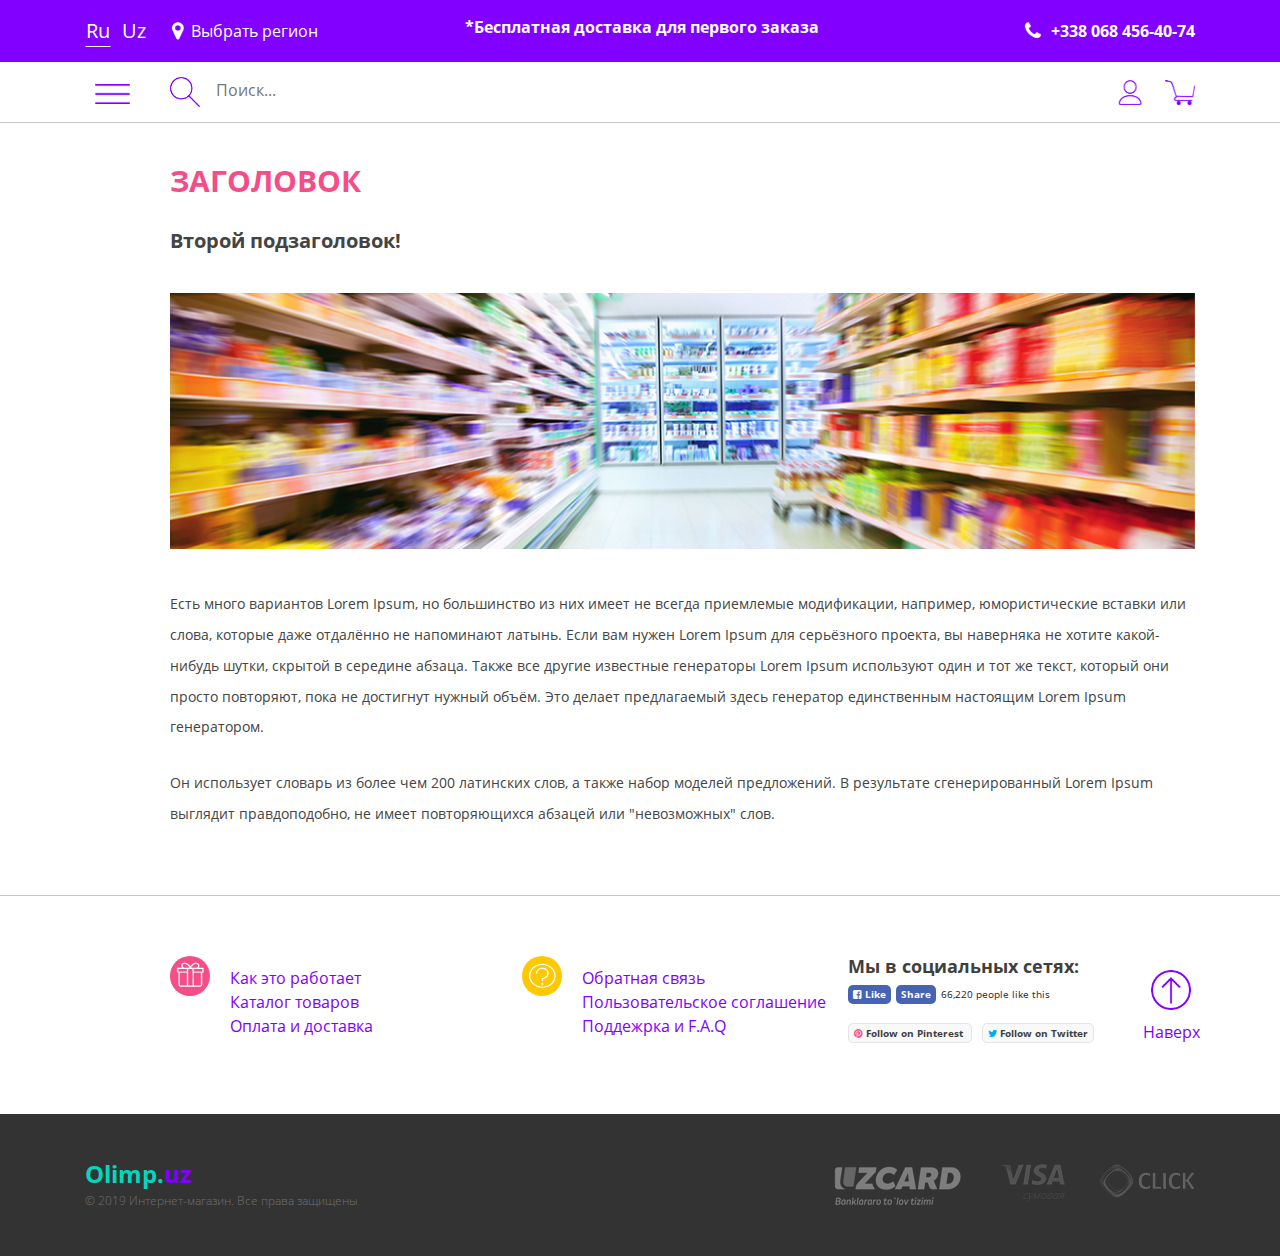
<file: content.html>
<!DOCTYPE html>
<html lang="en">

<head>
  <meta charset="UTF-8">
  <meta name="viewport" content="width=device-width, initial-scale=1, minimum-scale=1, maximum-scale=1">
  <meta http-equiv="X-UA-Compatible" content="ie=edge">
  <link rel="stylesheet" href="https://stackpath.bootstrapcdn.com/bootstrap/4.2.1/css/bootstrap.min.css" integrity="sha384-GJzZqFGwb1QTTN6wy59ffF1BuGJpLSa9DkKMp0DgiMDm4iYMj70gZWKYbI706tWS"
    crossorigin="anonymous">
  <link rel="stylesheet" href="assets/css/main.css">
  <link rel="stylesheet" href="assets/vendors/font-awesome-4.7.0/css/font-awesome.css">
  <link rel="stylesheet" href="assets/css/font.css">
  <link rel="stylesheet" href="assets/css/preloader.css">
  <script src="assets/js/jquery-3.3.1.min.js"></script>
  <script src="assets/js/main.js"></script>
  <script src="assets/js/prefix-free.js"></script>
  <title>Content</title>
</head>

<body>
  <!-- top-header -->
  <div class="container-fluid top-header">
    <div class="container">
      <div class="row">
        <div class="col-lg-4 lang">
          <a href="#" rel="language" class="ru langActive">Ru</a>
          <a href="#" rel="language" class="uz">Uz</a>
          <p class="location">
            <a href="#">Выбрать регион</a>
            <i class="fa fa-map-marker"></i>
          </p>
        </div>
        <div class="col-lg-5 book">
          <p><a href="#">*Бесплатная доставка для первого заказа</a></p>
        </div>
        <div id="up" class="col-lg-3 phone">
          <p>
            <a href="#">+338 068 456-40-74</a>
            <i class="fa fa-phone"></i>
          </p>
        </div>
      </div>
    </div>
  </div>
  <!-- end top-header -->
  <!-- header-menu -->
  <div class="container-fluid header-menu header-menu-catal">
    <div class="container">
      <div class="row">
        <div class="col-lg-6 menuForm menuForm-prod">
          <div class="togNav">
            <img src="assets/img/toggler.png" alt="">
          </div>
          <div class="form">
            <form action="#">
              <a href="#"> <img src="assets/img/search.png" alt=""></a>
              <input id="search" type="search" placeholder="Поиск...">
            </form>
          </div>
        </div>
        <div class="col-lg-6 signCart signCart-prod">
          <a href="sign.html"><img src="assets/img/user.png" alt=""></a>
          <a href="cart.html"><img src="assets/img/cart.png" alt=""></a>
        </div>
      </div>
    </div>
  </div>
  <!-- end header-menu -->
  <!-- Slider -->
  <div class="container-fluid slider slider-cart">
    <div class="container">
      <div class="nav">
        <ul class="menu">
          <li class="menu-item">
            <div class="menu-item__icon icon1"></div>
            <ul class="menu-item__link">
              <li class="menu-item__link-li">
                <a class="item" href="#">Напитки</a>
                <ul class="menu-item__sub">
                  <li><a href="#">Напитки газированные</a></li>
                  <li><a href="#">Соки</a></li>
                  <li><a href="#">Энергетические напитки</a></li>
                  <li><a href="#">Алкогольные напитки</a></li>
                  <li><a href="#">Вода</a></li>
                  <li><a href="#">Холодный чай кофе</a></li>
                </ul>
                <span class="fa fa-chevron-right"></span>
              </li>
            </ul>
          </li>
          <li class="menu-item">
            <div class="menu-item__icon icon2"></div>
            <ul class="menu-item__link">
              <li class="menu-item__link-li">
                <a class="item" href="#">Бакалея</a>
                <ul class="menu-item__sub">
                  <li><a href="#">Напитки газированные</a></li>
                  <li><a href="#">Соки</a></li>
                  <li><a href="#">Энергетические напитки</a></li>
                  <li><a href="#">Алкогольные напитки</a></li>
                  <li><a href="#">Вода</a></li>
                  <li><a href="#">Холодный чай кофе</a></li>
                </ul>
                <span class="fa fa-chevron-right"></span>
              </li>
            </ul>
          </li>
          <li class="menu-item">
            <div class="menu-item__icon icon3"></div>
            <ul class="menu-item__link">
              <li class="menu-item__link-li">
                <a class="item" href="#">Хлеб и выпечка</a>
                <ul class="menu-item__sub">
                  <li><a href="#">Напитки газированные</a></li>
                  <li><a href="#">Соки</a></li>
                  <li><a href="#">Энергетические напитки</a></li>
                  <li><a href="#">Алкогольные напитки</a></li>
                  <li><a href="#">Вода</a></li>
                  <li><a href="#">Холодный чай кофе</a></li>
                </ul>
                <span class="fa fa-chevron-right"></span>
              </li>
            </ul>
          </li>
          <li class="menu-item">
            <div class="menu-item__icon icon4"></div>
            <ul class="menu-item__link">
              <li class="menu-item__link-li">
                <a class="item" href="#">Овощи, фрукты, зелень</a>
                <ul class="menu-item__sub">
                  <li><a href="#">Напитки газированные</a></li>
                  <li><a href="#">Соки</a></li>
                  <li><a href="#">Энергетические напитки</a></li>
                  <li><a href="#">Алкогольные напитки</a></li>
                  <li><a href="#">Вода</a></li>
                  <li><a href="#">Холодный чай кофе</a></li>
                </ul>
                <span class="fa fa-chevron-right"></span>
              </li>
            </ul>
          </li>
          <li class="menu-item">
            <div class="menu-item__icon icon5"></div>
            <ul class="menu-item__link">
              <li class="menu-item__link-li">
                <a class="item" href="#">Молочные продукты</a>
                <ul class="menu-item__sub">
                  <li><a href="#">Напитки газированные</a></li>
                  <li><a href="#">Соки</a></li>
                  <li><a href="#">Энергетические напитки</a></li>
                  <li><a href="#">Алкогольные напитки</a></li>
                  <li><a href="#">Вода</a></li>
                  <li><a href="#">Холодный чай кофе</a></li>
                </ul>
                <span class="fa fa-chevron-right"></span>
              </li>
            </ul>
          </li>
          <li class="menu-item">
            <div class="menu-item__icon icon6"></div>
            <ul class="menu-item__link">
              <li class="menu-item__link-li">
                <a class="item" href="#">Полуфабрикаты</a>
                <ul class="menu-item__sub">
                  <li><a href="#">Напитки газированные</a></li>
                  <li><a href="#">Соки</a></li>
                  <li><a href="#">Энергетические напитки</a></li>
                  <li><a href="#">Алкогольные напитки</a></li>
                  <li><a href="#">Вода</a></li>
                  <li><a href="#">Холодный чай кофе</a></li>
                </ul>
                <span class="fa fa-chevron-right"></span>
              </li>
            </ul>
          </li>
          <li class="menu-item">
            <div class="menu-item__icon icon7"></div>
            <ul class="menu-item__link">
              <li class="menu-item__link-li">
                <a class="item" href="#">Мясные продукты</a>
                <ul class="menu-item__sub">
                  <li><a href="#">Напитки газированные</a></li>
                  <li><a href="#">Соки</a></li>
                  <li><a href="#">Энергетические напитки</a></li>
                  <li><a href="#">Алкогольные напитки</a></li>
                  <li><a href="#">Вода</a></li>
                  <li><a href="#">Холодный чай кофе</a></li>
                </ul>
                <span class="fa fa-chevron-right"></span>
              </li>
            </ul>
          </li>
          <li class="menu-item">
            <div class="menu-item__icon icon8"></div>
            <ul class="menu-item__link">
              <li class="menu-item__link-li">
                <a class="item" href="#">Рыбная гастрономия</a>
                <ul class="menu-item__sub">
                  <li><a href="#">Напитки газированные</a></li>
                  <li><a href="#">Соки</a></li>
                  <li><a href="#">Энергетические напитки</a></li>
                  <li><a href="#">Алкогольные напитки</a></li>
                  <li><a href="#">Вода</a></li>
                  <li><a href="#">Холодный чай кофе</a></li>
                </ul>
                <span class="fa fa-chevron-right"></span>
              </li>
            </ul>
          </li>
          <li class="menu-item">
            <div class="menu-item__icon icon9"></div>
            <ul class="menu-item__link">
              <li class="menu-item__link-li">
                <a class="item" href="#">Приправы и соусы</a>
                <ul class="menu-item__sub">
                  <li><a href="#">Напитки газированные</a></li>
                  <li><a href="#">Соки</a></li>
                  <li><a href="#">Энергетические напитки</a></li>
                  <li><a href="#">Алкогольные напитки</a></li>
                  <li><a href="#">Вода</a></li>
                  <li><a href="#">Холодный чай кофе</a></li>
                </ul>
                <span class="fa fa-chevron-right"></span>
              </li>
            </ul>
          </li>
          <li class="menu-item">
            <div class="menu-item__icon icon10"></div>
            <ul class="menu-item__link">
              <li class="menu-item__link-li">
                <a class="item" href="#">Соленья</a>
                <ul class="menu-item__sub">
                  <li><a href="#">Напитки газированные</a></li>
                  <li><a href="#">Соки</a></li>
                  <li><a href="#">Энергетические напитки</a></li>
                  <li><a href="#">Алкогольные напитки</a></li>
                  <li><a href="#">Вода</a></li>
                  <li><a href="#">Холодный чай кофе</a></li>
                </ul>
                <span class="fa fa-chevron-right"></span>
              </li>
            </ul>
          </li>
          <li class="menu-item">
            <div class="menu-item__icon icon11"></div>
            <ul class="menu-item__link">
              <li class="menu-item__link-li">
                <a class="item" href="#">Кондитерские изделия</a>
                <ul class="menu-item__sub">
                  <li><a href="#">Напитки газированные</a></li>
                  <li><a href="#">Соки</a></li>
                  <li><a href="#">Энергетические напитки</a></li>
                  <li><a href="#">Алкогольные напитки</a></li>
                  <li><a href="#">Вода</a></li>
                  <li><a href="#">Холодный чай кофе</a></li>
                </ul>
                <span class="fa fa-chevron-right"></span>
              </li>
            </ul>
          </li>
          <li class="menu-item">
            <div class="menu-item__icon icon12"></div>
            <ul class="menu-item__link">
              <li class="menu-item__link-li">
                <a class="item" href="#">Бумажные изделия</a>
                <ul class="menu-item__sub">
                  <li><a href="#">Напитки газированные</a></li>
                  <li><a href="#">Соки</a></li>
                  <li><a href="#">Энергетические напитки</a></li>
                  <li><a href="#">Алкогольные напитки</a></li>
                  <li><a href="#">Вода</a></li>
                  <li><a href="#">Холодный чай кофе</a></li>
                </ul>
                <span class="fa fa-chevron-right"></span>
              </li>
            </ul>
          </li>


        </ul>
      </div>
    </div>
  </div>
  <!-- end slider  -->
  <!-- my content -->
 <div class="container myContent">
    <div class="myContent-title">
      <h1>заголовок</h1>
      <h4>Второй подзаголовок!</h4>
    </div>
    <div class="myContent-img">
      <img src="assets/img/contentImg.png" alt="">
    </div>
    <div class="myContent-text">
      <p> 
          Есть много вариантов Lorem Ipsum, но большинство из них имеет не всегда приемлемые модификации, например, юмористические вставки или слова, которые даже отдалённо не напоминают латынь. Если вам нужен Lorem Ipsum для серьёзного проекта, вы наверняка не хотите какой-нибудь шутки, скрытой в середине абзаца. Также все другие известные генераторы Lorem Ipsum используют один и тот же текст, который они просто повторяют, пока не достигнут нужный объём. Это делает предлагаемый здесь генератор единственным настоящим Lorem Ipsum генератором.
      </p>
      <p>
          Он использует словарь из более чем 200 латинских слов, а также набор моделей предложений. В результате сгенерированный Lorem Ipsum выглядит правдоподобно, не имеет повторяющихся абзацей или "невозможных" слов.
      </p>
    </div>
 </div>
  <!-- pre-footer -->
  <div class="container-fluid pre-footer">
    <div class="container">
      <div class="row">
        <div class="col-lg-4 info">
          <span class="fIcon1"></span>
          <ul>
            <li><a href="#">Как это работает</a></li>
            <li><a href="catalog.html">Каталог товаров</a></li>
            <li><a href="catalog.html">Оплата и доставка</a></li>
          </ul>
        </div>
        <div class="col-lg-4 info">
          <span class="fIcon2"></span>
          <ul>
            <li><a href="#">Обратная связь</a></li>
            <li><a href="catalog.html">Пользовательское соглашение</a></li>
            <li><a href="catalog.html">Поддежрка и F.A.Q</a></li>
          </ul>
        </div>

        <div class="col-lg-4 social">
          <h1>Мы в социальных сетях:</h1>
          <div class="facebook">
            <a class="faceB" href="#">
              <span class="fa fa-facebook-square"></span>
              Like
            </a>
            <a class="faceB" href="#">Share</a>
            <p>66,220 people like this</p>
          </div>
          <div class="otherSocial">
            <a href="#">
              <span class="fa fa-pinterest"></span>
              Follow on Pinterest
            </a>
            <a href="#">
              <span class="fa fa-twitter"></span>
              Follow on Twitter
            </a>
          </div>
          <div class="up">
            <a class="up-text" href="#up">Наверх</a>
            <a class="up-img" href="#up"></a>
          </div>
        </div>
      </div>
    </div>
  </div>
  <!-- footer -->
  <div class="container-fluid footer">
    <div class="container">
      <div class="olimp olimp-catal">
        <h1><a href="#">Olimp.<span>uz</span></a></h1>
        <p>© 2019 Интернет-магазин. Все права защищены</p>
      </div>
      <div class="payment">
        <a href="#"> <img class="payImg1" src="assets/img/uzcard.png" alt=""></a>
        <a href="#"> <img class="payImg2" src="assets/img/visa.png" alt=""></a>
        <a href="#"> <img class="payImg3" src="assets/img/click.png" alt=""></a>
      </div>
    </div>
  </div>







  <script src="https://code.jquery.com/jquery-3.3.1.slim.min.js" integrity="sha384-q8i/X+965DzO0rT7abK41JStQIAqVgRVzpbzo5smXKp4YfRvH+8abtTE1Pi6jizo"
    crossorigin="anonymous"></script>
  <script src="https://cdnjs.cloudflare.com/ajax/libs/popper.js/1.14.6/umd/popper.min.js" integrity="sha384-wHAiFfRlMFy6i5SRaxvfOCifBUQy1xHdJ/yoi7FRNXMRBu5WHdZYu1hA6ZOblgut"
    crossorigin="anonymous"></script>
  <script src="https://stackpath.bootstrapcdn.com/bootstrap/4.2.1/js/bootstrap.min.js" integrity="sha384-B0UglyR+jN6CkvvICOB2joaf5I4l3gm9GU6Hc1og6Ls7i6U/mkkaduKaBhlAXv9k"
    crossorigin="anonymous"></script>
</body>

</html>
</file>
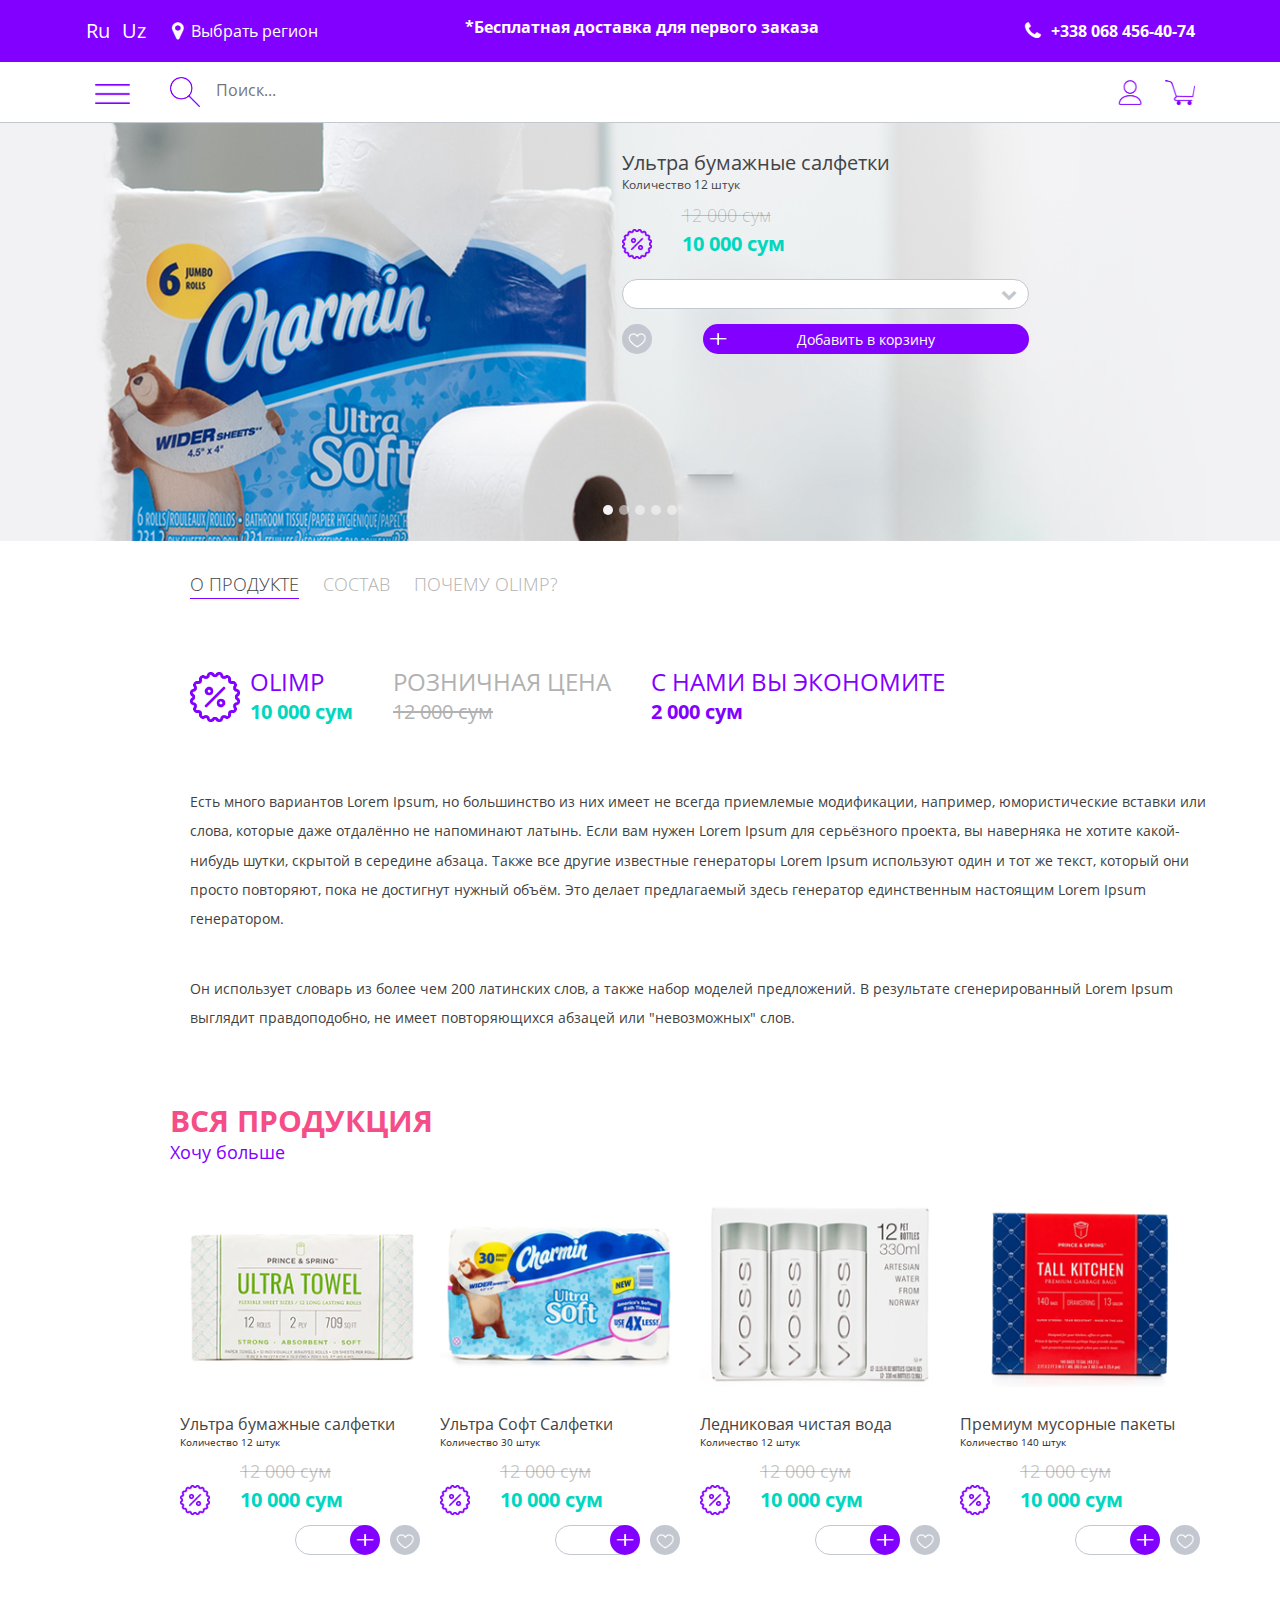
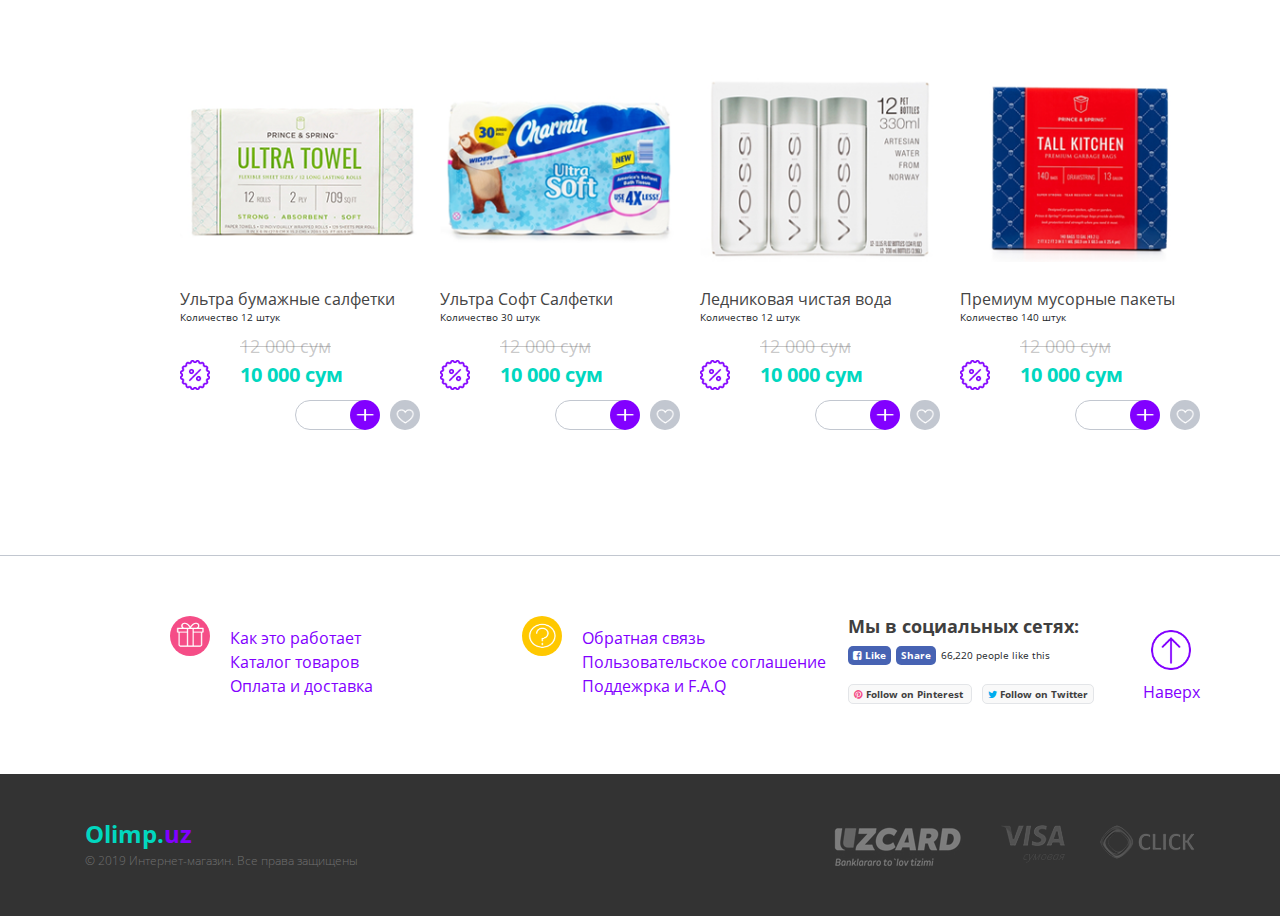
<file: productCard.html>
<!DOCTYPE html>
<html lang="en">

<head>
  <meta charset="UTF-8">
  <meta name="viewport" content="width=device-width, initial-scale=1, minimum-scale=1, maximum-scale=1">
  <meta http-equiv="X-UA-Compatible" content="ie=edge">
  <link rel="stylesheet" href="https://stackpath.bootstrapcdn.com/bootstrap/4.2.1/css/bootstrap.min.css" integrity="sha384-GJzZqFGwb1QTTN6wy59ffF1BuGJpLSa9DkKMp0DgiMDm4iYMj70gZWKYbI706tWS"
    crossorigin="anonymous">
  <link rel="stylesheet" href="assets/css/main.css">
  <link rel="stylesheet" href="assets/vendors/font-awesome-4.7.0/css/font-awesome.css">
  <link rel="stylesheet" href="assets/css/font.css">
  <link rel="stylesheet" href="assets/css/preloader.css">
  <script src="assets/js/jquery-3.3.1.min.js"></script>
  <script src="assets/js/main.js"></script>
  <script src="assets/js/prefix-free.js"></script>
  <title>Product Card</title>
</head>

<body>
  <!-- top-header -->
  <div class="container-fluid top-header">
    <div class="container">
      <div class="row">
        <div class="col-lg-4 lang">
          <a href="#" class="ru">Ru</a>
          <a href="#" class="uz">Uz</a>
          <p class="location">
            <a href="#">Выбрать регион</a>
            <i class="fa fa-map-marker"></i>
          </p>
        </div>
        <div class="col-lg-5 book">
          <p><a href="#">*Бесплатная доставка для первого заказа</a></p>
        </div>
        <div id="up" class="col-lg-3 phone">
          <p>
            <a href="#">+338 068 456-40-74</a>
            <i class="fa fa-phone"></i>
          </p>
        </div>
      </div>
    </div>
  </div>
  <!-- end top-header -->
  <!-- header-menu -->
  <div class="container-fluid header-menu header-menu-catal">
    <div class="container">
      <div class="row">
        <div class="col-lg-6 menuForm menuForm-prod">
          <div class="togNav">
            <img src="assets/img/toggler.png" alt="">
          </div>
          <div class="form">
            <form action="#">
              <a href="#"> <img src="assets/img/search.png" alt=""></a>
              <input id="search" type="search" placeholder="Поиск...">
            </form>
          </div>
        </div>
        <div class="col-lg-6 signCart signCart-prod">
          <a href="sign.html"><img src="assets/img/user.png" alt=""></a>
          <a href="cart.html"><img src="assets/img/cart.png" alt=""></a>
        </div>
      </div>
    </div>
  </div>
  <!-- end header-menu -->
  <!-- Slider -->
    <div class="container-fluid slider slider-prod">
      <div class="container">
        <div class="nav">
          <ul class="menu">
            <li class="menu-item">
              <div class="menu-item__icon icon1"></div>
              <ul class="menu-item__link">
                <li class="menu-item__link-li">
                  <a class="item" href="#">Напитки</a>
                  <ul class="menu-item__sub">
                    <li><a href="#">Напитки газированные</a></li>
                    <li><a href="#">Соки</a></li>
                    <li><a href="#">Энергетические напитки</a></li>
                    <li><a href="#">Алкогольные напитки</a></li>
                    <li><a href="#">Вода</a></li>
                    <li><a href="#">Холодный чай кофе</a></li>
                  </ul>
                  <span class="fa fa-chevron-right"></span>
                </li>
              </ul>
            </li>
            <li class="menu-item">
              <div class="menu-item__icon icon2"></div>
              <ul class="menu-item__link">
                <li class="menu-item__link-li">
                  <a class="item" href="#">Бакалея</a>
                  <ul class="menu-item__sub">
                    <li><a href="#">Напитки газированные</a></li>
                    <li><a href="#">Соки</a></li>
                    <li><a href="#">Энергетические напитки</a></li>
                    <li><a href="#">Алкогольные напитки</a></li>
                    <li><a href="#">Вода</a></li>
                    <li><a href="#">Холодный чай кофе</a></li>
                  </ul>
                  <span class="fa fa-chevron-right"></span>
                </li>
              </ul>
            </li>
            <li class="menu-item">
              <div class="menu-item__icon icon3"></div>
              <ul class="menu-item__link">
                <li class="menu-item__link-li">
                  <a class="item" href="#">Хлеб и выпечка</a>
                  <ul class="menu-item__sub">
                    <li><a href="#">Напитки газированные</a></li>
                    <li><a href="#">Соки</a></li>
                    <li><a href="#">Энергетические напитки</a></li>
                    <li><a href="#">Алкогольные напитки</a></li>
                    <li><a href="#">Вода</a></li>
                    <li><a href="#">Холодный чай кофе</a></li>
                  </ul>
                  <span class="fa fa-chevron-right"></span>
                </li>
              </ul>
            </li>
            <li class="menu-item">
              <div class="menu-item__icon icon4"></div>
              <ul class="menu-item__link">
                <li class="menu-item__link-li">
                  <a class="item" href="#">Овощи, фрукты, зелень</a>
                  <ul class="menu-item__sub">
                    <li><a href="#">Напитки газированные</a></li>
                    <li><a href="#">Соки</a></li>
                    <li><a href="#">Энергетические напитки</a></li>
                    <li><a href="#">Алкогольные напитки</a></li>
                    <li><a href="#">Вода</a></li>
                    <li><a href="#">Холодный чай кофе</a></li>
                  </ul>
                  <span class="fa fa-chevron-right"></span>
                </li>
              </ul>
            </li>
            <li class="menu-item">
              <div class="menu-item__icon icon5"></div>
              <ul class="menu-item__link">
                <li class="menu-item__link-li">
                  <a class="item" href="#">Молочные продукты</a>
                  <ul class="menu-item__sub">
                    <li><a href="#">Напитки газированные</a></li>
                    <li><a href="#">Соки</a></li>
                    <li><a href="#">Энергетические напитки</a></li>
                    <li><a href="#">Алкогольные напитки</a></li>
                    <li><a href="#">Вода</a></li>
                    <li><a href="#">Холодный чай кофе</a></li>
                  </ul>
                  <span class="fa fa-chevron-right"></span>
                </li>
              </ul>
            </li>
            <li class="menu-item">
              <div class="menu-item__icon icon6"></div>
              <ul class="menu-item__link">
                <li class="menu-item__link-li">
                  <a class="item" href="#">Полуфабрикаты</a>
                  <ul class="menu-item__sub">
                    <li><a href="#">Напитки газированные</a></li>
                    <li><a href="#">Соки</a></li>
                    <li><a href="#">Энергетические напитки</a></li>
                    <li><a href="#">Алкогольные напитки</a></li>
                    <li><a href="#">Вода</a></li>
                    <li><a href="#">Холодный чай кофе</a></li>
                  </ul>
                  <span class="fa fa-chevron-right"></span>
                </li>
              </ul>
            </li>
            <li class="menu-item">
              <div class="menu-item__icon icon7"></div>
              <ul class="menu-item__link">
                <li class="menu-item__link-li">
                  <a class="item" href="#">Мясные продукты</a>
                  <ul class="menu-item__sub">
                    <li><a href="#">Напитки газированные</a></li>
                    <li><a href="#">Соки</a></li>
                    <li><a href="#">Энергетические напитки</a></li>
                    <li><a href="#">Алкогольные напитки</a></li>
                    <li><a href="#">Вода</a></li>
                    <li><a href="#">Холодный чай кофе</a></li>
                  </ul>
                  <span class="fa fa-chevron-right"></span>
                </li>
              </ul>
            </li>
            <li class="menu-item">
              <div class="menu-item__icon icon8"></div>
              <ul class="menu-item__link">
                <li class="menu-item__link-li">
                  <a class="item" href="#">Рыбная гастрономия</a>
                  <ul class="menu-item__sub">
                    <li><a href="#">Напитки газированные</a></li>
                    <li><a href="#">Соки</a></li>
                    <li><a href="#">Энергетические напитки</a></li>
                    <li><a href="#">Алкогольные напитки</a></li>
                    <li><a href="#">Вода</a></li>
                    <li><a href="#">Холодный чай кофе</a></li>
                  </ul>
                  <span class="fa fa-chevron-right"></span>
                </li>
              </ul>
            </li>
            <li class="menu-item">
              <div class="menu-item__icon icon9"></div>
              <ul class="menu-item__link">
                <li class="menu-item__link-li">
                  <a class="item" href="#">Приправы и соусы</a>
                  <ul class="menu-item__sub">
                    <li><a href="#">Напитки газированные</a></li>
                    <li><a href="#">Соки</a></li>
                    <li><a href="#">Энергетические напитки</a></li>
                    <li><a href="#">Алкогольные напитки</a></li>
                    <li><a href="#">Вода</a></li>
                    <li><a href="#">Холодный чай кофе</a></li>
                  </ul>
                  <span class="fa fa-chevron-right"></span>
                </li>
              </ul>
            </li>
            <li class="menu-item">
              <div class="menu-item__icon icon10"></div>
              <ul class="menu-item__link">
                <li class="menu-item__link-li">
                  <a class="item" href="#">Соленья</a>
                  <ul class="menu-item__sub">
                    <li><a href="#">Напитки газированные</a></li>
                    <li><a href="#">Соки</a></li>
                    <li><a href="#">Энергетические напитки</a></li>
                    <li><a href="#">Алкогольные напитки</a></li>
                    <li><a href="#">Вода</a></li>
                    <li><a href="#">Холодный чай кофе</a></li>
                  </ul>
                  <span class="fa fa-chevron-right"></span>
                </li>
              </ul>
            </li>
            <li class="menu-item">
              <div class="menu-item__icon icon11"></div>
              <ul class="menu-item__link">
                <li class="menu-item__link-li">
                  <a class="item" href="#">Кондитерские изделия</a>
                  <ul class="menu-item__sub">
                    <li><a href="#">Напитки газированные</a></li>
                    <li><a href="#">Соки</a></li>
                    <li><a href="#">Энергетические напитки</a></li>
                    <li><a href="#">Алкогольные напитки</a></li>
                    <li><a href="#">Вода</a></li>
                    <li><a href="#">Холодный чай кофе</a></li>
                  </ul>
                  <span class="fa fa-chevron-right"></span>
                </li>
              </ul>
            </li>
            <li class="menu-item">
              <div class="menu-item__icon icon12"></div>
              <ul class="menu-item__link">
                <li class="menu-item__link-li">
                  <a class="item" href="#">Бумажные изделия</a>
                  <ul class="menu-item__sub">
                    <li><a href="#">Напитки газированные</a></li>
                    <li><a href="#">Соки</a></li>
                    <li><a href="#">Энергетические напитки</a></li>
                    <li><a href="#">Алкогольные напитки</a></li>
                    <li><a href="#">Вода</a></li>
                    <li><a href="#">Холодный чай кофе</a></li>
                  </ul>
                  <span class="fa fa-chevron-right"></span>
                </li>
              </ul>
            </li>


          </ul>
        </div>
      </div>
      <div class="container">
          <div class="row">
            <div class="col-lg-12 slide d-sm-none d-md-block">
              <div id="carouselExampleIndicators" class="carousel slide" data-ride="carousel">
                <ol class="carousel-indicators">
                  <li data-target="#carouselExampleIndicators" data-slide-to="0" class="active"></li>
                  <li data-target="#carouselExampleIndicators" data-slide-to="1"></li>
                  <li data-target="#carouselExampleIndicators" data-slide-to="2"></li>
                  <li data-target="#carouselExampleIndicators" data-slide-to="3"></li>
                  <li data-target="#carouselExampleIndicators" data-slide-to="4"></li>
                </ol>
                <div class="carousel-inner">
                  <div class="carousel-item active">
                    <img class="carousel-img" src="assets/img/prodSlide.png" alt="...">
                    <div class="carousel-caption d-none d-md-block prodCaption">
                      <div class="prContent">
                          <div class="pr">
                              <div class="pr-desc">
                                <p>Ультра бумажные салфетки</p>
                                <h5>Количество 12 штук</h5>
                              </div>
                              <div class="pr-price">
                                <p id="fixPrice" class="price">
                                  12 000 сум
                                </p>
                                <p class="discount">
                                  <a href="#">10 000 сум</a>
                                  <span></span>
                                </p>
                              </div>
                              <div class="pr-order">
                                <form action="#">
                                  <input type="number">
                                  <div class="fixscrol">
                                    <i class="fa fa-chevron-down"></i>
                                  </div>
                                  <div class="formNav">
                                    <a href="#">Новые</a>
                                    <a href="#">Со скидкой</a>
                                    <a href="#"> По цене (от низкой до высокой)</a>
                                  </div>
                                  <span class="plus">Добавить в корзину</span>
                                  <span class="like"></span>
                                </form>
                              </div>
                            </div>
                      </div>
                    </div>
                  </div>
                  

  
  
                </div>
  
              </div>
            </div>
          </div>
        </div>
    </div>
  <!-- end slider  -->
  <!-- pruducts block -->
  <div class="container">
    <div class="row">
      <div class="tab">
        <div class="tab-buttons">
          <span class="tabActive">О продукте</span>
          <span >СОСТАВ</span>
          <span >Почему Olimp?</span>
        </div>
      </div>
      <!-- first section -->
      <div class="section prodSection sectionActive">
        <div class="section-info">
          <div class="prod">
            <img src="assets/img/discount.png" alt="">
            <div class="desc">
              <h1>olimp</h1>
              <a href="#">10 000 сум</a>
            </div>
          </div>
          <div class="disc">
            <h1>Розничная цена</h1>
            <p>12 000 сум</p>
          </div>
          <div class="save">
            <h1>С нами вы экономите</h1>
            <a href="#">2 000 сум</a>
          </div>
        </div>
        <div class="section-text">
          <p>
              Есть много вариантов Lorem Ipsum, но большинство из них имеет не всегда приемлемые модификации, например, юмористические вставки или слова, 
              которые даже отдалённо не напоминают латынь. Если вам нужен Lorem Ipsum для серьёзного проекта, вы наверняка не хотите какой-нибудь шутки, 
              скрытой в середине абзаца. Также все другие известные генераторы Lorem Ipsum используют один и тот же текст, который они просто повторяют, 
              пока не достигнут нужный объём. Это делает предлагаемый здесь генератор единственным настоящим Lorem Ipsum генератором. 
          </p>
          <p>
              Он использует словарь из более чем 200 латинских слов, а также набор моделей предложений. В результате сгенерированный Lorem Ipsum выглядит 
              правдоподобно, не имеет повторяющихся абзацей или "невозможных" слов.
          </p>
        </div>
        <div class="section-title">
          <h1>ВСя ПРОДУКЦИЯ</h1>
          <a href="#">Хочу больше</a>
        </div>
        <div class="prContent">
          <div class="pr">
            <div class="pr-img">
              <img src="assets/img/pr1.png" alt="">
            </div>
            <div class="pr-desc">
              <p>Ультра бумажные салфетки</p>
              <h5>Количество 12 штук</h5>
            </div>
            <div class="pr-price">
              <p class="price">
                12 000 сум
              </p>
              <p class="discount">
                <a href="#">10 000 сум</a>
                <span></span>

              </p>
            </div>
            <div class="pr-order">
              <form action="#">
                <input type="number">
                <span class="plus"></span>
                <span class="like"></span>
              </form>
            </div>
          </div>
          <div class="pr">
            <div class="pr-img">
              <img src="assets/img/pr2.png" alt="">
            </div>
            <div class="pr-desc">
              <p>Ультра Софт Салфетки</p>
              <h5>Количество 30 штук</h5>
            </div>
            <div class="pr-price">
              <p class="price">
                12 000 сум
              </p>
              <p class="discount">
                <a href="#">10 000 сум</a>
                <span></span>

              </p>
            </div>
            <div class="pr-order">
              <form action="#">
                <input type="number">
                <span class="plus"></span>
                <span class="like"></span>
              </form>
            </div>
          </div>
          <div class="pr">
            <div class="pr-img">
              <img src="assets/img/pr3.png" alt="">
            </div>
            <div class="pr-desc">
              <p>Ледниковая чистая вода</p>
              <h5>Количество 12 штук</h5>
            </div>
            <div class="pr-price">
              <p class="price">
                12 000 сум
              </p>
              <p class="discount">
                <a href="#">10 000 сум</a>
                <span></span>

              </p>
            </div>
            <div class="pr-order">
              <form action="#">
                <input type="number">
                <span class="plus"></span>
                <span class="like"></span>
              </form>
            </div>
          </div>
          <div class="pr">
            <div class="pr-img">
              <img src="assets/img/pr4.png" alt="">
            </div>
            <div class="pr-desc">
              <p>Премиум мусорные пакеты</p>
              <h5>Количество 140 штук</h5>
            </div>
            <div class="pr-price">
              <p class="price">
                12 000 сум
              </p>
              <p class="discount">
                <a href="#">10 000 сум</a>
                <span></span>

              </p>
            </div>
            <div class="pr-order">
              <form action="#">
                <input type="number">
                <span class="plus"></span>
                <span class="like"></span>
              </form>
            </div>
          </div>
        </div>
        <div class="prContent">
          <div class="pr">
            <div class="pr-img">
              <img src="assets/img/pr1.png" alt="">
            </div>
            <div class="pr-desc">
              <p>Ультра бумажные салфетки</p>
              <h5>Количество 12 штук</h5>
            </div>
            <div class="pr-price">
              <p class="price">
                12 000 сум
              </p>
              <p class="discount">
                <a href="#">10 000 сум</a>
                <span></span>

              </p>
            </div>
            <div class="pr-order">
              <form action="#">
                <input type="number">
                <span class="plus"></span>
                <span class="like"></span>
              </form>
            </div>
          </div>
          <div class="pr">
            <div class="pr-img">
              <img src="assets/img/pr2.png" alt="">
            </div>
            <div class="pr-desc">
              <p>Ультра Софт Салфетки</p>
              <h5>Количество 30 штук</h5>
            </div>
            <div class="pr-price">
              <p class="price">
                12 000 сум
              </p>
              <p class="discount">
                <a href="#">10 000 сум</a>
                <span></span>

              </p>
            </div>
            <div class="pr-order">
              <form action="#">
                <input type="number">
                <span class="plus"></span>
                <span class="like"></span>
              </form>
            </div>
          </div>
          <div class="pr">
            <div class="pr-img">
              <img src="assets/img/pr3.png" alt="">
            </div>
            <div class="pr-desc">
              <p>Ледниковая чистая вода</p>
              <h5>Количество 12 штук</h5>
            </div>
            <div class="pr-price">
              <p class="price">
                12 000 сум
              </p>
              <p class="discount">
                <a href="#">10 000 сум</a>
                <span></span>

              </p>
            </div>
            <div class="pr-order">
              <form action="#">
                <input type="number">
                <span class="plus"></span>
                <span class="like"></span>
              </form>
            </div>
          </div>
          <div class="pr">
            <div class="pr-img">
              <img src="assets/img/pr4.png" alt="">
            </div>
            <div class="pr-desc">
              <p>Премиум мусорные пакеты</p>
              <h5>Количество 140 штук</h5>
            </div>
            <div class="pr-price">
              <p class="price">
                12 000 сум
              </p>
              <p class="discount">
                <a href="#">10 000 сум</a>
                <span></span>

              </p>
            </div>
            <div class="pr-order">
              <form action="#">
                <input type="number">
                <span class="plus"></span>
                <span class="like"></span>
              </form>
            </div>
          </div>
        </div>
      </div>
      <div class="section prodSection">
          <div class="section-info">
            <div class="prod">
              <img src="assets/img/discount.png" alt="">
              <div class="desc">
                <h1>olimp</h1>
                <a href="#">10 000 сум</a>
              </div>
            </div>
            <div class="disc">
              <h1>Розничная цена</h1>
              <p>12 000 сум</p>
            </div>
            <div class="save">
              <h1>С нами вы экономите</h1>
              <a href="#">2 000 сум</a>
            </div>
          </div>
          <div class="section-text">
            <p>
                Есть много вариантов Lorem Ipsum, но большинство из них имеет не всегда приемлемые модификации, например, юмористические вставки или слова, 
                которые даже отдалённо не напоминают латынь. Если вам нужен Lorem Ipsum для серьёзного проекта, вы наверняка не хотите какой-нибудь шутки, 
                скрытой в середине абзаца. Также все другие известные генераторы Lorem Ipsum используют один и тот же текст, который они просто повторяют, 
                пока не достигнут нужный объём. Это делает предлагаемый здесь генератор единственным настоящим Lorem Ipsum генератором. 
            </p>
            <p>
                Он использует словарь из более чем 200 латинских слов, а также набор моделей предложений. В результате сгенерированный Lorem Ipsum выглядит 
                правдоподобно, не имеет повторяющихся абзацей или "невозможных" слов.
            </p>
          </div>
          <div class="section-title">
            <h1>ВСя ПРОДУКЦИЯ</h1>
            <a href="#">Хочу больше</a>
          </div>
          <div class="prContent">
            <div class="pr">
              <div class="pr-img">
                <img src="assets/img/pr1.png" alt="">
              </div>
              <div class="pr-desc">
                <p>Ультра бумажные салфетки</p>
                <h5>Количество 12 штук</h5>
              </div>
              <div class="pr-price">
                <p class="price">
                  12 000 сум
                </p>
                <p class="discount">
                  <a href="#">10 000 сум</a>
                  <span></span>
  
                </p>
              </div>
              <div class="pr-order">
                <form action="#">
                  <input type="number">
                  <span class="plus"></span>
                  <span class="like"></span>
                </form>
              </div>
            </div>
            <div class="pr">
              <div class="pr-img">
                <img src="assets/img/pr2.png" alt="">
              </div>
              <div class="pr-desc">
                <p>Ультра Софт Салфетки</p>
                <h5>Количество 30 штук</h5>
              </div>
              <div class="pr-price">
                <p class="price">
                  12 000 сум
                </p>
                <p class="discount">
                  <a href="#">10 000 сум</a>
                  <span></span>
  
                </p>
              </div>
              <div class="pr-order">
                <form action="#">
                  <input type="number">
                  <span class="plus"></span>
                  <span class="like"></span>
                </form>
              </div>
            </div>
            <div class="pr">
              <div class="pr-img">
                <img src="assets/img/pr3.png" alt="">
              </div>
              <div class="pr-desc">
                <p>Ледниковая чистая вода</p>
                <h5>Количество 12 штук</h5>
              </div>
              <div class="pr-price">
                <p class="price">
                  12 000 сум
                </p>
                <p class="discount">
                  <a href="#">10 000 сум</a>
                  <span></span>
  
                </p>
              </div>
              <div class="pr-order">
                <form action="#">
                  <input type="number">
                  <span class="plus"></span>
                  <span class="like"></span>
                </form>
              </div>
            </div>
            <div class="pr">
              <div class="pr-img">
                <img src="assets/img/pr4.png" alt="">
              </div>
              <div class="pr-desc">
                <p>Премиум мусорные пакеты</p>
                <h5>Количество 140 штук</h5>
              </div>
              <div class="pr-price">
                <p class="price">
                  12 000 сум
                </p>
                <p class="discount">
                  <a href="#">10 000 сум</a>
                  <span></span>
  
                </p>
              </div>
              <div class="pr-order">
                <form action="#">
                  <input type="number">
                  <span class="plus"></span>
                  <span class="like"></span>
                </form>
              </div>
            </div>
          </div>
          <div class="prContent">
            <div class="pr">
              <div class="pr-img">
                <img src="assets/img/pr1.png" alt="">
              </div>
              <div class="pr-desc">
                <p>Ультра бумажные салфетки</p>
                <h5>Количество 12 штук</h5>
              </div>
              <div class="pr-price">
                <p class="price">
                  12 000 сум
                </p>
                <p class="discount">
                  <a href="#">10 000 сум</a>
                  <span></span>
  
                </p>
              </div>
              <div class="pr-order">
                <form action="#">
                  <input type="number">
                  <span class="plus"></span>
                  <span class="like"></span>
                </form>
              </div>
            </div>
            <div class="pr">
              <div class="pr-img">
                <img src="assets/img/pr2.png" alt="">
              </div>
              <div class="pr-desc">
                <p>Ультра Софт Салфетки</p>
                <h5>Количество 30 штук</h5>
              </div>
              <div class="pr-price">
                <p class="price">
                  12 000 сум
                </p>
                <p class="discount">
                  <a href="#">10 000 сум</a>
                  <span></span>
  
                </p>
              </div>
              <div class="pr-order">
                <form action="#">
                  <input type="number">
                  <span class="plus"></span>
                  <span class="like"></span>
                </form>
              </div>
            </div>
            <div class="pr">
              <div class="pr-img">
                <img src="assets/img/pr3.png" alt="">
              </div>
              <div class="pr-desc">
                <p>Ледниковая чистая вода</p>
                <h5>Количество 12 штук</h5>
              </div>
              <div class="pr-price">
                <p class="price">
                  12 000 сум
                </p>
                <p class="discount">
                  <a href="#">10 000 сум</a>
                  <span></span>
  
                </p>
              </div>
              <div class="pr-order">
                <form action="#">
                  <input type="number">
                  <span class="plus"></span>
                  <span class="like"></span>
                </form>
              </div>
            </div>
            <div class="pr">
              <div class="pr-img">
                <img src="assets/img/pr4.png" alt="">
              </div>
              <div class="pr-desc">
                <p>Премиум мусорные пакеты</p>
                <h5>Количество 140 штук</h5>
              </div>
              <div class="pr-price">
                <p class="price">
                  12 000 сум
                </p>
                <p class="discount">
                  <a href="#">10 000 сум</a>
                  <span></span>
  
                </p>
              </div>
              <div class="pr-order">
                <form action="#">
                  <input type="number">
                  <span class="plus"></span>
                  <span class="like"></span>
                </form>
              </div>
            </div>
          </div>
        </div>
        <div class="section prodSection">
            <div class="section-info">
              <div class="prod">
                <img src="assets/img/discount.png" alt="">
                <div class="desc">
                  <h1>olimp</h1>
                  <a href="#">10 000 сум</a>
                </div>
              </div>
              <div class="disc">
                <h1>Розничная цена</h1>
                <p>12 000 сум</p>
              </div>
              <div class="save">
                <h1>С нами вы экономите</h1>
                <a href="#">2 000 сум</a>
              </div>
            </div>
            <div class="section-text">
              <p>
                  Есть много вариантов Lorem Ipsum, но большинство из них имеет не всегда приемлемые модификации, например, юмористические вставки или слова, 
                  которые даже отдалённо не напоминают латынь. Если вам нужен Lorem Ipsum для серьёзного проекта, вы наверняка не хотите какой-нибудь шутки, 
                  скрытой в середине абзаца. Также все другие известные генераторы Lorem Ipsum используют один и тот же текст, который они просто повторяют, 
                  пока не достигнут нужный объём. Это делает предлагаемый здесь генератор единственным настоящим Lorem Ipsum генератором. 
              </p>
              <p>
                  Он использует словарь из более чем 200 латинских слов, а также набор моделей предложений. В результате сгенерированный Lorem Ipsum выглядит 
                  правдоподобно, не имеет повторяющихся абзацей или "невозможных" слов.
              </p>
            </div>
            <div class="section-title">
              <h1>ВСя ПРОДУКЦИЯ</h1>
              <a href="#">Хочу больше</a>
            </div>
            <div class="prContent">
              <div class="pr">
                <div class="pr-img">
                  <img src="assets/img/pr1.png" alt="">
                </div>
                <div class="pr-desc">
                  <p>Ультра бумажные салфетки</p>
                  <h5>Количество 12 штук</h5>
                </div>
                <div class="pr-price">
                  <p class="price">
                    12 000 сум
                  </p>
                  <p class="discount">
                    <a href="#">10 000 сум</a>
                    <span></span>
    
                  </p>
                </div>
                <div class="pr-order">
                  <form action="#">
                    <input type="number">
                    <span class="plus"></span>
                    <span class="like"></span>
                  </form>
                </div>
              </div>
              <div class="pr">
                <div class="pr-img">
                  <img src="assets/img/pr2.png" alt="">
                </div>
                <div class="pr-desc">
                  <p>Ультра Софт Салфетки</p>
                  <h5>Количество 30 штук</h5>
                </div>
                <div class="pr-price">
                  <p class="price">
                    12 000 сум
                  </p>
                  <p class="discount">
                    <a href="#">10 000 сум</a>
                    <span></span>
    
                  </p>
                </div>
                <div class="pr-order">
                  <form action="#">
                    <input type="number">
                    <span class="plus"></span>
                    <span class="like"></span>
                  </form>
                </div>
              </div>
              <div class="pr">
                <div class="pr-img">
                  <img src="assets/img/pr3.png" alt="">
                </div>
                <div class="pr-desc">
                  <p>Ледниковая чистая вода</p>
                  <h5>Количество 12 штук</h5>
                </div>
                <div class="pr-price">
                  <p class="price">
                    12 000 сум
                  </p>
                  <p class="discount">
                    <a href="#">10 000 сум</a>
                    <span></span>
    
                  </p>
                </div>
                <div class="pr-order">
                  <form action="#">
                    <input type="number">
                    <span class="plus"></span>
                    <span class="like"></span>
                  </form>
                </div>
              </div>
              <div class="pr">
                <div class="pr-img">
                  <img src="assets/img/pr4.png" alt="">
                </div>
                <div class="pr-desc">
                  <p>Премиум мусорные пакеты</p>
                  <h5>Количество 140 штук</h5>
                </div>
                <div class="pr-price">
                  <p class="price">
                    12 000 сум
                  </p>
                  <p class="discount">
                    <a href="#">10 000 сум</a>
                    <span></span>
    
                  </p>
                </div>
                <div class="pr-order">
                  <form action="#">
                    <input type="number">
                    <span class="plus"></span>
                    <span class="like"></span>
                  </form>
                </div>
              </div>
            </div>
            <div class="prContent">
              <div class="pr">
                <div class="pr-img">
                  <img src="assets/img/pr1.png" alt="">
                </div>
                <div class="pr-desc">
                  <p>Ультра бумажные салфетки</p>
                  <h5>Количество 12 штук</h5>
                </div>
                <div class="pr-price">
                  <p class="price">
                    12 000 сум
                  </p>
                  <p class="discount">
                    <a href="#">10 000 сум</a>
                    <span></span>
    
                  </p>
                </div>
                <div class="pr-order">
                  <form action="#">
                    <input type="number">
                    <span class="plus"></span>
                    <span class="like"></span>
                  </form>
                </div>
              </div>
              <div class="pr">
                <div class="pr-img">
                  <img src="assets/img/pr2.png" alt="">
                </div>
                <div class="pr-desc">
                  <p>Ультра Софт Салфетки</p>
                  <h5>Количество 30 штук</h5>
                </div>
                <div class="pr-price">
                  <p class="price">
                    12 000 сум
                  </p>
                  <p class="discount">
                    <a href="#">10 000 сум</a>
                    <span></span>
    
                  </p>
                </div>
                <div class="pr-order">
                  <form action="#">
                    <input type="number">
                    <span class="plus"></span>
                    <span class="like"></span>
                  </form>
                </div>
              </div>
              <div class="pr">
                <div class="pr-img">
                  <img src="assets/img/pr3.png" alt="">
                </div>
                <div class="pr-desc">
                  <p>Ледниковая чистая вода</p>
                  <h5>Количество 12 штук</h5>
                </div>
                <div class="pr-price">
                  <p class="price">
                    12 000 сум
                  </p>
                  <p class="discount">
                    <a href="#">10 000 сум</a>
                    <span></span>
    
                  </p>
                </div>
                <div class="pr-order">
                  <form action="#">
                    <input type="number">
                    <span class="plus"></span>
                    <span class="like"></span>
                  </form>
                </div>
              </div>
              <div class="pr">
                <div class="pr-img">
                  <img src="assets/img/pr4.png" alt="">
                </div>
                <div class="pr-desc">
                  <p>Премиум мусорные пакеты</p>
                  <h5>Количество 140 штук</h5>
                </div>
                <div class="pr-price">
                  <p class="price">
                    12 000 сум
                  </p>
                  <p class="discount">
                    <a href="#">10 000 сум</a>
                    <span></span>
    
                  </p>
                </div>
                <div class="pr-order">
                  <form action="#">
                    <input type="number">
                    <span class="plus"></span>
                    <span class="like"></span>
                  </form>
                </div>
              </div>
            </div>
          </div>
    </div>
  </div>
  <!-- pre-footer -->
  <div class="container-fluid pre-footer">
    <div class="container">
      <div class="row">
        <div class="col-lg-4 info">
          <span class="fIcon1"></span>
          <ul>
            <li><a href="#">Как это работает</a></li>
            <li><a href="catalog.html">Каталог товаров</a></li>
            <li><a href="catalog.html">Оплата и доставка</a></li>
          </ul>
        </div>
        <div class="col-lg-4 info">
          <span class="fIcon2"></span>
          <ul>
            <li><a href="#">Обратная связь</a></li>
            <li><a href="catalog.html">Пользовательское соглашение</a></li>
            <li><a href="catalog.html">Поддежрка и F.A.Q</a></li>
          </ul>
        </div>

        <div class="col-lg-4 social">
          <h1>Мы в социальных сетях:</h1>
          <div class="facebook">
            <a class="faceB" href="#">
              <span class="fa fa-facebook-square"></span>
              Like
            </a>
            <a class="faceB" href="#">Share</a>
            <p>66,220 people like this</p>
          </div>
          <div class="otherSocial">
            <a href="#">
              <span class="fa fa-pinterest"></span>
              Follow on Pinterest
            </a>
            <a href="#">
              <span class="fa fa-twitter"></span>
              Follow on Twitter
            </a>
          </div>
          <div class="up">
            <a class="up-text" href="#up">Наверх</a>
            <a class="up-img" href="#up"></a>
          </div>
        </div>
      </div>
    </div>
  </div>
  <!-- footer -->
  <div class="container-fluid footer">
    <div class="container">
      <div class="olimp olimp-catal">
        <h1><a href="#">Olimp.<span>uz</span></a></h1>
        <p>© 2019 Интернет-магазин. Все права защищены</p>
      </div>
      <div class="payment">
        <a href="#"> <img class="payImg1" src="assets/img/uzcard.png" alt=""></a>
        <a href="#"> <img class="payImg2" src="assets/img/visa.png" alt=""></a>
        <a href="#"> <img class="payImg3" src="assets/img/click.png" alt=""></a>
      </div>
    </div>
  </div>







  <script src="https://code.jquery.com/jquery-3.3.1.slim.min.js" integrity="sha384-q8i/X+965DzO0rT7abK41JStQIAqVgRVzpbzo5smXKp4YfRvH+8abtTE1Pi6jizo"
    crossorigin="anonymous"></script>
  <script src="https://cdnjs.cloudflare.com/ajax/libs/popper.js/1.14.6/umd/popper.min.js" integrity="sha384-wHAiFfRlMFy6i5SRaxvfOCifBUQy1xHdJ/yoi7FRNXMRBu5WHdZYu1hA6ZOblgut"
    crossorigin="anonymous"></script>
  <script src="https://stackpath.bootstrapcdn.com/bootstrap/4.2.1/js/bootstrap.min.js" integrity="sha384-B0UglyR+jN6CkvvICOB2joaf5I4l3gm9GU6Hc1og6Ls7i6U/mkkaduKaBhlAXv9k"
    crossorigin="anonymous"></script>
</body>

</html>
</file>
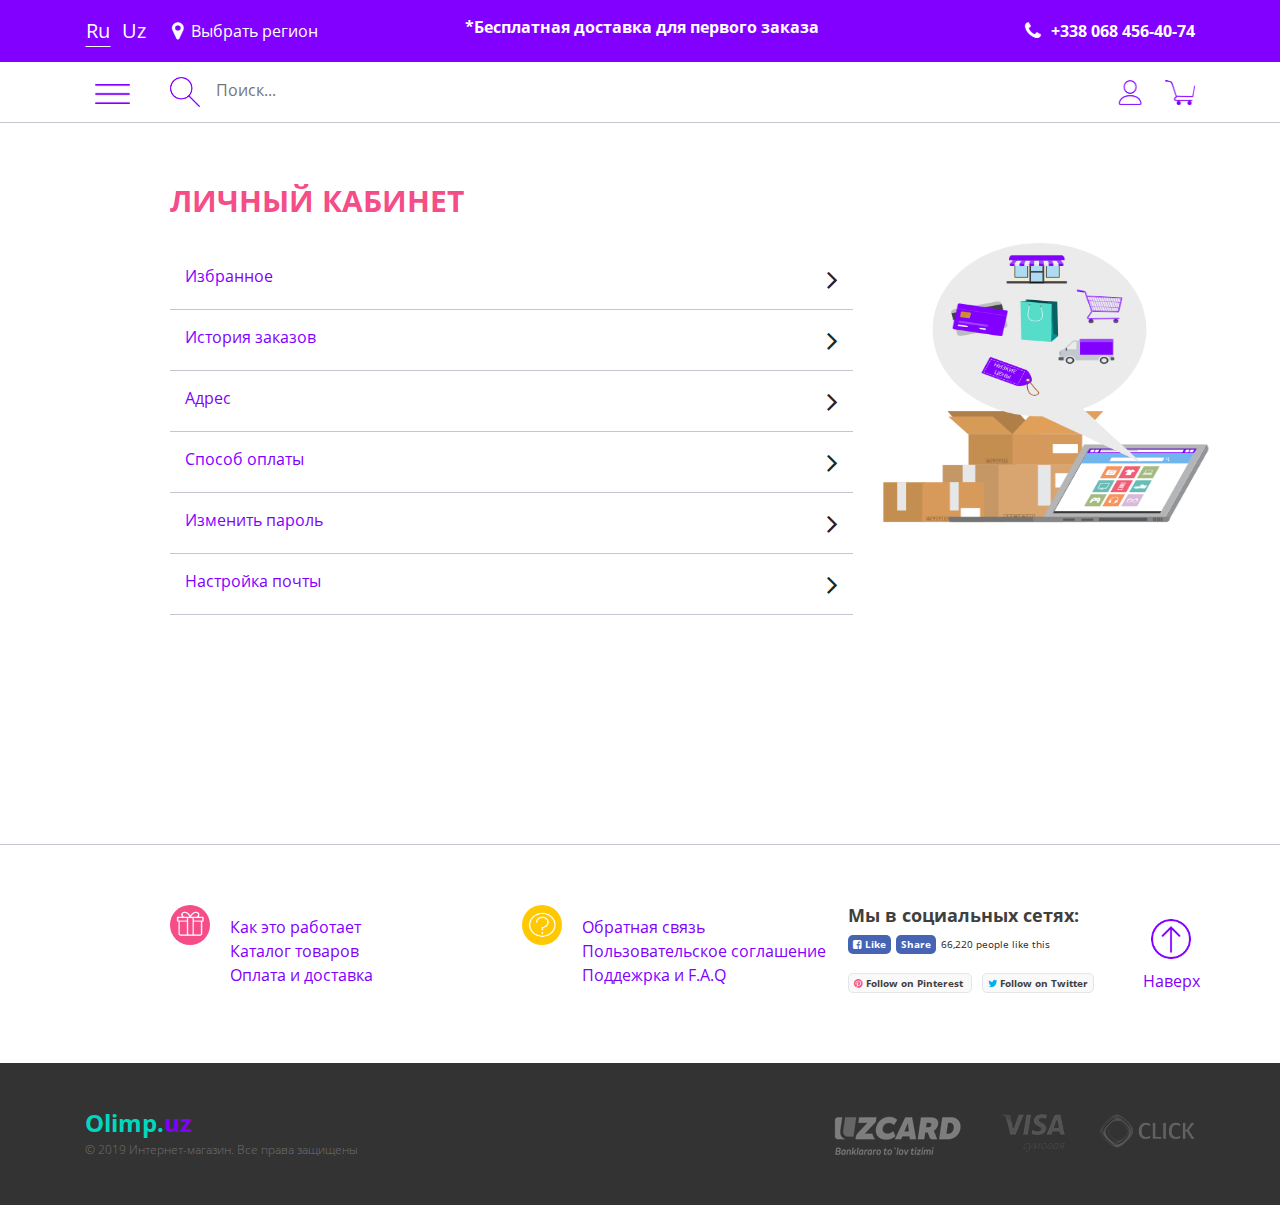
<file: sign.html>
<!DOCTYPE html>
<html lang="en">

<head>
  <meta charset="UTF-8">
  <meta name="viewport" content="width=device-width, initial-scale=1, minimum-scale=1, maximum-scale=1">
  <meta http-equiv="X-UA-Compatible" content="ie=edge">
  <link rel="stylesheet" href="https://stackpath.bootstrapcdn.com/bootstrap/4.2.1/css/bootstrap.min.css" integrity="sha384-GJzZqFGwb1QTTN6wy59ffF1BuGJpLSa9DkKMp0DgiMDm4iYMj70gZWKYbI706tWS"
    crossorigin="anonymous">
  <link rel="stylesheet" href="assets/css/main.css">
  <link rel="stylesheet" href="assets/vendors/font-awesome-4.7.0/css/font-awesome.css">
  <link rel="stylesheet" href="assets/css/font.css">
  <link rel="stylesheet" href="assets/css/preloader.css">
  <script src="assets/js/jquery-3.3.1.min.js"></script>
  <script src="assets/js/main.js"></script>
  <script src="assets/js/prefix-free.js"></script>
  <title>User</title>
</head>

<body>
  <!-- top-header -->
  <div class="container-fluid top-header">
    <div class="container">
      <div class="row">
        <div class="col-lg-4 lang">
          <a href="#" rel="language" class="ru langActive">Ru</a>
          <a href="#" rel="language" class="uz">Uz</a>
          <p class="location">
            <a href="#">Выбрать регион</a>
            <i class="fa fa-map-marker"></i>
          </p>
        </div>
        <div class="col-lg-5 book">
          <p><a href="#">*Бесплатная доставка для первого заказа</a></p>
        </div>
        <div id="up" class="col-lg-3 phone">
          <p>
            <a href="#">+338 068 456-40-74</a>
            <i class="fa fa-phone"></i>
          </p>
        </div>
      </div>
    </div>
  </div>
  <!-- end top-header -->
  <!-- header-menu -->
  <div class="container-fluid header-menu header-menu-catal">
    <div class="container">
      <div class="row">
        <div class="col-lg-6 menuForm menuForm-prod">
          <div class="togNav">
            <img src="assets/img/toggler.png" alt="">
          </div>
          <div class="form">
            <form action="#">
              <a href="#"> <img src="assets/img/search.png" alt=""></a>
              <input id="search" type="search" placeholder="Поиск...">
            </form>
          </div>
        </div>
        <div class="col-lg-6 signCart signCart-prod">
          <a href="sign.html"><img src="assets/img/user.png" alt=""></a>
          <a href="cart.html"><img src="assets/img/cart.png" alt=""></a>
        </div>
      </div>
    </div>
  </div>
  <!-- end header-menu -->
  <!-- Slider -->
  <div class="container-fluid slider slider-cart">
    <div class="container">
      <div class="nav">
        <ul class="menu">
          <li class="menu-item">
            <div class="menu-item__icon icon1"></div>
            <ul class="menu-item__link">
              <li class="menu-item__link-li">
                <a class="item" href="#">Напитки</a>
                <ul class="menu-item__sub">
                  <li><a href="#">Напитки газированные</a></li>
                  <li><a href="#">Соки</a></li>
                  <li><a href="#">Энергетические напитки</a></li>
                  <li><a href="#">Алкогольные напитки</a></li>
                  <li><a href="#">Вода</a></li>
                  <li><a href="#">Холодный чай кофе</a></li>
                </ul>
                <span class="fa fa-chevron-right"></span>
              </li>
            </ul>
          </li>
          <li class="menu-item">
            <div class="menu-item__icon icon2"></div>
            <ul class="menu-item__link">
              <li class="menu-item__link-li">
                <a class="item" href="#">Бакалея</a>
                <ul class="menu-item__sub">
                  <li><a href="#">Напитки газированные</a></li>
                  <li><a href="#">Соки</a></li>
                  <li><a href="#">Энергетические напитки</a></li>
                  <li><a href="#">Алкогольные напитки</a></li>
                  <li><a href="#">Вода</a></li>
                  <li><a href="#">Холодный чай кофе</a></li>
                </ul>
                <span class="fa fa-chevron-right"></span>
              </li>
            </ul>
          </li>
          <li class="menu-item">
            <div class="menu-item__icon icon3"></div>
            <ul class="menu-item__link">
              <li class="menu-item__link-li">
                <a class="item" href="#">Хлеб и выпечка</a>
                <ul class="menu-item__sub">
                  <li><a href="#">Напитки газированные</a></li>
                  <li><a href="#">Соки</a></li>
                  <li><a href="#">Энергетические напитки</a></li>
                  <li><a href="#">Алкогольные напитки</a></li>
                  <li><a href="#">Вода</a></li>
                  <li><a href="#">Холодный чай кофе</a></li>
                </ul>
                <span class="fa fa-chevron-right"></span>
              </li>
            </ul>
          </li>
          <li class="menu-item">
            <div class="menu-item__icon icon4"></div>
            <ul class="menu-item__link">
              <li class="menu-item__link-li">
                <a class="item" href="#">Овощи, фрукты, зелень</a>
                <ul class="menu-item__sub">
                  <li><a href="#">Напитки газированные</a></li>
                  <li><a href="#">Соки</a></li>
                  <li><a href="#">Энергетические напитки</a></li>
                  <li><a href="#">Алкогольные напитки</a></li>
                  <li><a href="#">Вода</a></li>
                  <li><a href="#">Холодный чай кофе</a></li>
                </ul>
                <span class="fa fa-chevron-right"></span>
              </li>
            </ul>
          </li>
          <li class="menu-item">
            <div class="menu-item__icon icon5"></div>
            <ul class="menu-item__link">
              <li class="menu-item__link-li">
                <a class="item" href="#">Молочные продукты</a>
                <ul class="menu-item__sub">
                  <li><a href="#">Напитки газированные</a></li>
                  <li><a href="#">Соки</a></li>
                  <li><a href="#">Энергетические напитки</a></li>
                  <li><a href="#">Алкогольные напитки</a></li>
                  <li><a href="#">Вода</a></li>
                  <li><a href="#">Холодный чай кофе</a></li>
                </ul>
                <span class="fa fa-chevron-right"></span>
              </li>
            </ul>
          </li>
          <li class="menu-item">
            <div class="menu-item__icon icon6"></div>
            <ul class="menu-item__link">
              <li class="menu-item__link-li">
                <a class="item" href="#">Полуфабрикаты</a>
                <ul class="menu-item__sub">
                  <li><a href="#">Напитки газированные</a></li>
                  <li><a href="#">Соки</a></li>
                  <li><a href="#">Энергетические напитки</a></li>
                  <li><a href="#">Алкогольные напитки</a></li>
                  <li><a href="#">Вода</a></li>
                  <li><a href="#">Холодный чай кофе</a></li>
                </ul>
                <span class="fa fa-chevron-right"></span>
              </li>
            </ul>
          </li>
          <li class="menu-item">
            <div class="menu-item__icon icon7"></div>
            <ul class="menu-item__link">
              <li class="menu-item__link-li">
                <a class="item" href="#">Мясные продукты</a>
                <ul class="menu-item__sub">
                  <li><a href="#">Напитки газированные</a></li>
                  <li><a href="#">Соки</a></li>
                  <li><a href="#">Энергетические напитки</a></li>
                  <li><a href="#">Алкогольные напитки</a></li>
                  <li><a href="#">Вода</a></li>
                  <li><a href="#">Холодный чай кофе</a></li>
                </ul>
                <span class="fa fa-chevron-right"></span>
              </li>
            </ul>
          </li>
          <li class="menu-item">
            <div class="menu-item__icon icon8"></div>
            <ul class="menu-item__link">
              <li class="menu-item__link-li">
                <a class="item" href="#">Рыбная гастрономия</a>
                <ul class="menu-item__sub">
                  <li><a href="#">Напитки газированные</a></li>
                  <li><a href="#">Соки</a></li>
                  <li><a href="#">Энергетические напитки</a></li>
                  <li><a href="#">Алкогольные напитки</a></li>
                  <li><a href="#">Вода</a></li>
                  <li><a href="#">Холодный чай кофе</a></li>
                </ul>
                <span class="fa fa-chevron-right"></span>
              </li>
            </ul>
          </li>
          <li class="menu-item">
            <div class="menu-item__icon icon9"></div>
            <ul class="menu-item__link">
              <li class="menu-item__link-li">
                <a class="item" href="#">Приправы и соусы</a>
                <ul class="menu-item__sub">
                  <li><a href="#">Напитки газированные</a></li>
                  <li><a href="#">Соки</a></li>
                  <li><a href="#">Энергетические напитки</a></li>
                  <li><a href="#">Алкогольные напитки</a></li>
                  <li><a href="#">Вода</a></li>
                  <li><a href="#">Холодный чай кофе</a></li>
                </ul>
                <span class="fa fa-chevron-right"></span>
              </li>
            </ul>
          </li>
          <li class="menu-item">
            <div class="menu-item__icon icon10"></div>
            <ul class="menu-item__link">
              <li class="menu-item__link-li">
                <a class="item" href="#">Соленья</a>
                <ul class="menu-item__sub">
                  <li><a href="#">Напитки газированные</a></li>
                  <li><a href="#">Соки</a></li>
                  <li><a href="#">Энергетические напитки</a></li>
                  <li><a href="#">Алкогольные напитки</a></li>
                  <li><a href="#">Вода</a></li>
                  <li><a href="#">Холодный чай кофе</a></li>
                </ul>
                <span class="fa fa-chevron-right"></span>
              </li>
            </ul>
          </li>
          <li class="menu-item">
            <div class="menu-item__icon icon11"></div>
            <ul class="menu-item__link">
              <li class="menu-item__link-li">
                <a class="item" href="#">Кондитерские изделия</a>
                <ul class="menu-item__sub">
                  <li><a href="#">Напитки газированные</a></li>
                  <li><a href="#">Соки</a></li>
                  <li><a href="#">Энергетические напитки</a></li>
                  <li><a href="#">Алкогольные напитки</a></li>
                  <li><a href="#">Вода</a></li>
                  <li><a href="#">Холодный чай кофе</a></li>
                </ul>
                <span class="fa fa-chevron-right"></span>
              </li>
            </ul>
          </li>
          <li class="menu-item">
            <div class="menu-item__icon icon12"></div>
            <ul class="menu-item__link">
              <li class="menu-item__link-li">
                <a class="item" href="#">Бумажные изделия</a>
                <ul class="menu-item__sub">
                  <li><a href="#">Напитки газированные</a></li>
                  <li><a href="#">Соки</a></li>
                  <li><a href="#">Энергетические напитки</a></li>
                  <li><a href="#">Алкогольные напитки</a></li>
                  <li><a href="#">Вода</a></li>
                  <li><a href="#">Холодный чай кофе</a></li>
                </ul>
                <span class="fa fa-chevron-right"></span>
              </li>
            </ul>
          </li>


        </ul>
      </div>
    </div>
  </div>
  <!-- end slider  -->
  <!-- my user -->
  <div class="user">
    <div class="container account userActive">
      <div class="row">
        <div class="col-lg-8 userList">
          <h1>личный кабинет</h1>
          <ul>
            <li><a href="#">Избранное </a> <span class="fa fa-angle-right"></span></li>
            <li><a href="#">История заказов </a> <span class="fa fa-angle-right"></span></li>
            <li><a href="#">Адрес </a> <span class="fa fa-angle-right"></span></li>
            <li><a href="#">Способ оплаты </a> <span class="fa fa-angle-right"></span></li>
            <li><a href="#">Изменить пароль </a> <span class="fa fa-angle-right"></span></li>
            <li><a href="#">Настройка почты </a> <span class="fa fa-angle-right"></span></li>
          </ul>
        </div>
        <div class="col-lg-4 userImg">
          <img src="assets/img/uImg.png" alt="">
        </div>
      </div>
    </div>
    <div class="container izb">
      <div class="section-title">
        <h1>Улетают прямо с полок</h1>
        <span>Здесь находится список товаров которые вы отметили как избранно</span>
      </div>
      <div class="prContent">
        <div class="pr">
          <div class="pr-img">
            <img src="assets/img/pr1.png" alt="">
          </div>
          <div class="pr-desc">
            <p>Ультра бумажные салфетки</p>
            <h5>Количество 12 штук</h5>
          </div>
          <div class="pr-price">
            <p class="price">
              12 000 сум
            </p>
            <p class="discount">
              <a href="#">10 000 сум</a>
              <span></span>

            </p>
          </div>
          <div class="pr-order">
            <form action="#">
              <input type="number">
              <span class="plus"></span>
              <span class="like"></span>
            </form>
          </div>
        </div>
        <div class="pr">
          <div class="pr-img">
            <img src="assets/img/pr2.png" alt="">
          </div>
          <div class="pr-desc">
            <p>Ультра Софт Салфетки</p>
            <h5>Количество 30 штук</h5>
          </div>
          <div class="pr-price">
            <p class="price">
              12 000 сум
            </p>
            <p class="discount">
              <a href="#">10 000 сум</a>
              <span></span>

            </p>
          </div>
          <div class="pr-order">
            <form action="#">
              <input type="number">
              <span class="plus"></span>
              <span class="like"></span>
            </form>
          </div>
        </div>
        <div class="pr">
          <div class="pr-img">
            <img src="assets/img/pr3.png" alt="">
          </div>
          <div class="pr-desc">
            <p>Ледниковая чистая вода</p>
            <h5>Количество 12 штук</h5>
          </div>
          <div class="pr-price">
            <p class="price">
              12 000 сум
            </p>
            <p class="discount">
              <a href="#">10 000 сум</a>
              <span></span>

            </p>
          </div>
          <div class="pr-order">
            <form action="#">
              <input type="number">
              <span class="plus"></span>
              <span class="like"></span>
            </form>
          </div>
        </div>
        <div class="pr">
          <div class="pr-img">
            <img src="assets/img/pr4.png" alt="">
          </div>
          <div class="pr-desc">
            <p>Премиум мусорные пакеты</p>
            <h5>Количество 140 штук</h5>
          </div>
          <div class="pr-price">
            <p class="price">
              12 000 сум
            </p>
            <p class="discount">
              <a href="#">10 000 сум</a>
              <span></span>

            </p>
          </div>
          <div class="pr-order">
            <form action="#">
              <input type="number">
              <span class="plus"></span>
              <span class="like"></span>
            </form>
          </div>
        </div>
      </div>
      <div class="finish">
        <p><span class="fa fa-angle-left"></span>Вернуться назад </p>
        <a href="#"><span class="fa fa-angle-right"></span>Продолжить Шоппинг </a>
      </div>
    </div>
    <div class="container orderH">
      <div class="oTitle">
        <h1>История заказов</h1>
        <a href="#">Выбрать дату <span class="fa fa-calendar"></span></a>
      </div>
      <ul class="oList">
        <li class="heading">
          <div>Дата</div>
          <div>Номер заказа</div>
          <div>Итог</div>
          <div class="status">Статус</div>
        </li>
        <li>
          <div>17.06.2015</div>
          <div>1458997844</div>
          <div class="heading1">20 000 сум</div>
          <div class="status"><span class="fa fa-check"></span></div>
        </li>
        <li>
          <div>17.06.2015</div>
          <div>1458997844</div>
          <div>20 000 сум</div>
          <div class="status"><span class="fa fa-close"></span></div>
        </li>
        <li>
          <div>17.06.2015</div>
          <div>1458997844</div>
          <div>20 000 сум</div>
          <div class="status"><span class="fa fa-close"></span></div>
        </li>
        <li>
          <div>17.06.2015</div>
          <div>1458997844</div>
          <div>20 000 сум</div>
          <div class="status"><span class="fa fa-check"></span></div>
        </li>
        <li>
          <div>17.06.2015</div>
          <div>1458997844</div>
          <div>20 000 сум</div>
          <div class="status"><span class="fa fa-close"></span></div>
        </li>
        <li>
          <div>17.06.2015</div>
          <div>1458997844</div>
          <div>20 000 сум</div>
          <div class="status"><span class="fa fa-check"></span></div>
        </li>
      </ul>
      <div class="finish">
        <p><span class="fa fa-angle-left"></span>Вернуться назад </p>
      </div>
    </div>
    <div class="container address">
      <div class="address-title">
        <h1>Адрес</h1>
        <a href="#">Добавить новый адрес</a>
      </div>
      <ul class="address-list">
        <li>
          <div class="addressName">
            <h4>Елизавета Баннова</h4>
            <h1>Ташкент, Ташкентская область, ул. Хабиба Адбуллаева, дом 3, кв.73</h1>
          </div>
          <p>+998902345770</p>
          <div class="edit">
            <span class="fa fa-pencil"></span>
            <span class="fa fa-close"></span>
          </div>
        </li>
        <li>
          <div class="addressName">
            <h4>Елизавета Баннова</h4>
            <h1>Ташкент, Ташкентская область, ул. Хабиба Адбуллаева, дом 3, кв.73</h1>
          </div>
          <p>+998902345770</p>
          <div class="edit">
            <span class="fa fa-pencil"></span>
            <span class="fa fa-close"></span>
          </div>
        </li>
        <li>
          <div class="addressName">
            <h4>Елизавета Баннова</h4>
            <h1>Ташкент, Ташкентская область, ул. Хабиба Адбуллаева, дом 3, кв.73</h1>
          </div>
          <p>+998902345770</p>
          <div class="edit">
            <span class="fa fa-pencil"></span>
            <span class="fa fa-close"></span>
          </div>
        </li>
      </ul>
      <div class="finish">
          <p><span class="fa fa-angle-left"></span>Вернуться назад </p>
        </div>
    </div>
    <div class="container addAddress">
        <div class="section-title">
            <h1>Добавление адреса</h1>
            <span>У вас нет ни одного добавленого адреса. Заполните информацию.</span>
          </div>
          <div class="address-form">
            <form action="#">
                <label for="name">Имя*</label>     
                <p><input type="name" id="name" required="required" > </p>
                
                <label for="surname">Фамилия*</label>
                <p><input type="text" id="surname" required="required" ></p>

                <label for="address">Адрес*</label>
                <p><input type="text" id="address" required="required" ></p>
                <p><input type="text" id="address"></p>

                <label for="region">Выбрать регион*</label>
                <p>
                  <input type="text" id="region" required="required" >
                  <span class="fa fa-angle-down"></span>
                </p>

                <label for="city">Выбрать город*</label>
                <p>
                  <input type="text" id="city" required="required">
                  <span class="fa fa-angle-down"></span>
                </p>

                <label for="phone">Номер телефона*</label>
                <p><input type="number" id="phone" required="required" ></p>
                <div class="finish">
                    <p><span class="fa fa-angle-left"></span>Вернуться назад </p>
                    <h5>
                        <input type="submit" value="Добавить и продолжить" class="fa fa-angle-right">
                        <span class="fa fa-angle-right"></span>
                    </h5>
                </div>
                
            </form>
          </div>
    </div>
  </div>
  <!-- pre-footer -->
  <div class="container-fluid pre-footer">
    <div class="container">
      <div class="row">
        <div class="col-lg-4 info">
          <span class="fIcon1"></span>
          <ul>
            <li><a href="#">Как это работает</a></li>
            <li><a href="catalog.html">Каталог товаров</a></li>
            <li><a href="catalog.html">Оплата и доставка</a></li>
          </ul>
        </div>
        <div class="col-lg-4 info">
          <span class="fIcon2"></span>
          <ul>
            <li><a href="#">Обратная связь</a></li>
            <li><a href="catalog.html">Пользовательское соглашение</a></li>
            <li><a href="catalog.html">Поддежрка и F.A.Q</a></li>
          </ul>
        </div>

        <div class="col-lg-4 social">
          <h1>Мы в социальных сетях:</h1>
          <div class="facebook">
            <a class="faceB" href="#">
              <span class="fa fa-facebook-square"></span>
              Like
            </a>
            <a class="faceB" href="#">Share</a>
            <p>66,220 people like this</p>
          </div>
          <div class="otherSocial">
            <a href="#">
              <span class="fa fa-pinterest"></span>
              Follow on Pinterest
            </a>
            <a href="#">
              <span class="fa fa-twitter"></span>
              Follow on Twitter
            </a>
          </div>
          <div class="up">
            <a class="up-text" href="#up">Наверх</a>
            <a class="up-img" href="#up"></a>
          </div>
        </div>
      </div>
    </div>
  </div>
  <!-- footer -->
  <div class="container-fluid footer">
    <div class="container">
      <div class="olimp olimp-catal">
        <h1><a href="#">Olimp.<span>uz</span></a></h1>
        <p>© 2019 Интернет-магазин. Все права защищены</p>
      </div>
      <div class="payment">
        <a href="#"> <img class="payImg1" src="assets/img/uzcard.png" alt=""></a>
        <a href="#"> <img class="payImg2" src="assets/img/visa.png" alt=""></a>
        <a href="#"> <img class="payImg3" src="assets/img/click.png" alt=""></a>
      </div>
    </div>
  </div>







  <script src="https://code.jquery.com/jquery-3.3.1.slim.min.js" integrity="sha384-q8i/X+965DzO0rT7abK41JStQIAqVgRVzpbzo5smXKp4YfRvH+8abtTE1Pi6jizo"
    crossorigin="anonymous"></script>
  <script src="https://cdnjs.cloudflare.com/ajax/libs/popper.js/1.14.6/umd/popper.min.js" integrity="sha384-wHAiFfRlMFy6i5SRaxvfOCifBUQy1xHdJ/yoi7FRNXMRBu5WHdZYu1hA6ZOblgut"
    crossorigin="anonymous"></script>
  <script src="https://stackpath.bootstrapcdn.com/bootstrap/4.2.1/js/bootstrap.min.js" integrity="sha384-B0UglyR+jN6CkvvICOB2joaf5I4l3gm9GU6Hc1og6Ls7i6U/mkkaduKaBhlAXv9k"
    crossorigin="anonymous"></script>
</body>

</html>
</file>
<file: assets/css/main.css>
body {
  font-family: 'Open Sans', sans-serif;
  padding: 0;
  margin: 0; }

.top-header {
  padding: 15px 0;
  background-color: #8200FF; }
  @media only screen and (max-width: 992px) {
    .top-header .lang, .top-header .phone {
      -ms-flex-preferred-size: 50%;
          flex-basis: 50%;
      margin-bottom: 20px; }
    .top-header .book {
      -webkit-box-ordinal-group: 4;
          -ms-flex-order: 3;
              order: 3;
      text-align: center; } }
  @media only screen and (max-width: 576px) {
    .top-header .lang, .top-header .phone {
      -ms-flex-preferred-size: 100%;
          flex-basis: 100%;
      -webkit-box-pack: center;
          -ms-flex-pack: center;
              justify-content: center; }
    .top-header .phone {
      -webkit-box-pack: center !important;
          -ms-flex-pack: center !important;
              justify-content: center !important; }
      .top-header .phone p {
        -webkit-box-pack: center;
            -ms-flex-pack: center;
                justify-content: center; } }
  .top-header .lang {
    display: -webkit-box;
    display: -ms-flexbox;
    display: flex;
    -webkit-box-align: center;
        -ms-flex-align: center;
            align-items: center; }
    .top-header .lang .langActive {
      border-bottom: 1px solid #fff !important;
      -webkit-transition: all .3s linear;
      -o-transition: all .3s linear;
      transition: all .3s linear; }
    .top-header .lang .ru, .top-header .lang .uz {
      color: #ffffff;
      font-size: 20px;
      text-decoration: none;
      border: 1px solid transparent;
      -webkit-transition: all .3s linear;
      -o-transition: all .3s linear;
      transition: all .3s linear;
      margin-right: 10px;
      padding: 0; }
    .top-header .lang .location {
      margin-bottom: 0;
      margin-left: 15px;
      color: #fff;
      font-size: 16px;
      display: -webkit-box;
      display: -ms-flexbox;
      display: flex;
      -webkit-box-align: center;
          -ms-flex-align: center;
              align-items: center; }
      .top-header .lang .location i {
        margin-right: 8px;
        font-size: 20px;
        -webkit-transition: all .3s ease-in-out;
        -o-transition: all .3s ease-in-out;
        transition: all .3s ease-in-out; }
      .top-header .lang .location a {
        -webkit-box-ordinal-group: 4;
            -ms-flex-order: 3;
                order: 3;
        color: #ffffff;
        text-decoration: none;
        -webkit-transition: all .3s ease-in-out;
        -o-transition: all .3s ease-in-out;
        transition: all .3s ease-in-out; }
        .top-header .lang .location a:hover + i {
          -webkit-transition: all .3s ease-in-out;
          -o-transition: all .3s ease-in-out;
          transition: all .3s ease-in-out;
          -webkit-transform: scale(1.2);
              -ms-transform: scale(1.2);
                  transform: scale(1.2); }
  .top-header .book p {
    margin: 0; }
    .top-header .book p a {
      text-decoration: none;
      font-size: 16px;
      font-weight: bold;
      color: #ffffff; }
  .top-header .phone {
    display: -webkit-box;
    display: -ms-flexbox;
    display: flex;
    -webkit-box-align: center;
        -ms-flex-align: center;
            align-items: center;
    -webkit-box-pack: end;
        -ms-flex-pack: end;
            justify-content: flex-end; }
    .top-header .phone p {
      margin: 0;
      font-size: 16px;
      font-weight: bold;
      display: -webkit-box;
      display: -ms-flexbox;
      display: flex;
      -webkit-box-align: center;
          -ms-flex-align: center;
              align-items: center; }
      .top-header .phone p i {
        color: #fff;
        font-size: 20px;
        -webkit-transition: all .3s ease-in-out;
        -o-transition: all .3s ease-in-out;
        transition: all .3s ease-in-out;
        margin-right: 10px; }
      .top-header .phone p a {
        -webkit-box-ordinal-group: 3;
            -ms-flex-order: 2;
                order: 2;
        -webkit-transition: all .3s ease-in-out;
        -o-transition: all .3s ease-in-out;
        transition: all .3s ease-in-out;
        text-decoration: none;
        color: #ffffff; }
        .top-header .phone p a:hover + i {
          -webkit-transition: all .3s ease-in-out;
          -o-transition: all .3s ease-in-out;
          transition: all .3s ease-in-out;
          -webkit-transform: scale(1.2);
              -ms-transform: scale(1.2);
                  transform: scale(1.2); }

.header-menu {
  padding: 15px 0; }
  @media only screen and (max-width: 992px) {
    .header-menu .menuForm {
      -ms-flex-preferred-size: 70%;
          flex-basis: 70%; }
    .header-menu .signCart {
      -ms-flex-preferred-size: 30%;
          flex-basis: 30%; }
    .header-menu .logo {
      -webkit-box-ordinal-group: 3;
          -ms-flex-order: 2;
              order: 2;
      margin-top: 15px; } }
  @media only screen and (max-width: 576px) {
    .header-menu {
      border-bottom: 1px solid #C2C7D0; }
      .header-menu .menuForm {
        -ms-flex-preferred-size: 100%;
            flex-basis: 100%;
        -webkit-box-pack: center;
            -ms-flex-pack: center;
                justify-content: center;
        -webkit-box-ordinal-group: 6;
            -ms-flex-order: 5;
                order: 5; }
      .header-menu .signCart {
        -webkit-box-ordinal-group: 5;
            -ms-flex-order: 4;
                order: 4;
        -ms-flex-preferred-size: 50%;
            flex-basis: 50%;
        -webkit-box-pack: start !important;
            -ms-flex-pack: start !important;
                justify-content: flex-start !important; }
      .header-menu .logo {
        -ms-flex-preferred-size: 50%;
            flex-basis: 50%;
        margin-bottom: 15px; } }
  .header-menu .menuForm {
    display: -webkit-box;
    display: -ms-flexbox;
    display: flex;
    -webkit-box-align: center;
        -ms-flex-align: center;
            align-items: center; }
    .header-menu .menuForm .togNav span {
      font-size: 30px;
      margin-right: 30px;
      color: #8200FF; }
    .header-menu .menuForm .togNav img {
      cursor: pointer;
      width: 35px;
      height: 20px;
      margin-right: 40px;
      margin-left: 10px; }
    .header-menu .menuForm .form form a {
      text-decoration: none; }
    .header-menu .menuForm .form form img {
      width: 30px;
      height: 30px;
      margin-right: 10px; }
    .header-menu .menuForm .form form input {
      border: 0;
      font-size: 16px;
      color: #c2c7d0; }
  .header-menu .logo {
    display: -webkit-box;
    display: -ms-flexbox;
    display: flex;
    -webkit-box-pack: center;
        -ms-flex-pack: center;
            justify-content: center; }
    .header-menu .logo img {
      height: 40px;
      width: 150px; }
  .header-menu .signCart {
    display: -webkit-box;
    display: -ms-flexbox;
    display: flex;
    -webkit-box-pack: end;
        -ms-flex-pack: end;
            justify-content: flex-end;
    -webkit-box-align: center;
        -ms-flex-align: center;
            align-items: center; }
    .header-menu .signCart a {
      text-decoration: none; }
      .header-menu .signCart a img {
        height: 25px;
        width: 30px;
        margin-left: 20px; }

/* Navigation */
.nav {
  display: inline-block;
  -webkit-transition: all .3s linear;
  -o-transition: all .3s linear;
  transition: all .3s linear;
  border: 1px solid #C2C7D0;
  border-top: 0;
  /* sprites */ }
  @media only screen and (max-width: 576px) {
    .nav {
      border: 0;
      padding-bottom: 30px;
      padding-top: 20px; } }
  @media only screen and (max-width: 992px) {
    .nav {
      display: block;
      position: relative !important; }
      .nav .menu-item__icon {
        position: absolute;
        top: -2px; }
      .nav .menu-item:hover .item {
        background-color: #fff; }
      .nav .menu-item__link {
        display: -webkit-box !important;
        display: -ms-flexbox !important;
        display: flex !important;
        height: auto !important; }
        .nav .menu-item__link-li {
          -webkit-box-orient: vertical;
          -webkit-box-direction: normal;
              -ms-flex-flow: column;
                  flex-flow: column; }
          .nav .menu-item__link-li span {
            position: absolute;
            bottom: 20px;
            right: 15px;
            padding: 0 !important;
            -webkit-transform: rotate(90deg);
                -ms-transform: rotate(90deg);
                    transform: rotate(90deg); }
          .nav .menu-item__link-li .item {
            display: block;
            padding: 15px;
            padding-left: 60px; }
          .nav .menu-item__link-li .menu-item__sub {
            position: relative;
            left: 0; }
            .nav .menu-item__link-li .menu-item__sub li {
              width: auto;
              display: -webkit-box;
              display: -ms-flexbox;
              display: flex; }
              .nav .menu-item__link-li .menu-item__sub li a {
                -webkit-box-flex: 1;
                    -ms-flex: 1 1 0px;
                        flex: 1 1 0; }
                .nav .menu-item__link-li .menu-item__sub li a:hover {
                  color: #fff !important;
                  background-color: #C2C7D0; } }
  .nav ul {
    padding: 0;
    margin: 0;
    list-style: none; }
  .nav .icon1 {
    background-position: 2px -4px; }
  .nav .icon2 {
    background-position: 2px -58px; }
  .nav .icon3 {
    background-position: 2px -112px; }
  .nav .icon4 {
    background-position: 2px -163px; }
  .nav .icon5 {
    background-position: 2px -216px; }
  .nav .icon6 {
    background-position: 2px -266px; }
  .nav .icon7 {
    background-position: 2px -320px; }
  .nav .icon8 {
    background-position: 2px -371px; }
  .nav .icon9 {
    background-position: 2px -426px; }
  .nav .icon10 {
    background-position: 2px -472px; }
  .nav .icon11 {
    background-position: 2px -530px; }
  .nav .icon12 {
    background-position: 2px -578px; }
  .nav .menu-item {
    position: relative;
    background-color: #EBEBEB;
    -webkit-transition: all .3s linear;
    -o-transition: all .3s linear;
    transition: all .3s linear;
    display: -webkit-box;
    display: -ms-flexbox;
    display: flex;
    -webkit-box-align: center;
        -ms-flex-align: center;
            align-items: center; }
    .nav .menu-item:hover .icon1 {
      background-position: -58px -4px; }
    .nav .menu-item:hover .icon2 {
      background-position: -58px -58px; }
    .nav .menu-item:hover .icon3 {
      background-position: -58px -112px; }
    .nav .menu-item:hover .icon4 {
      background-position: -58px -163px; }
    .nav .menu-item:hover .icon5 {
      background-position: -58px -216px; }
    .nav .menu-item:hover .icon6 {
      background-position: -58px -266px; }
    .nav .menu-item:hover .icon7 {
      background-position: -58px -320px; }
    .nav .menu-item:hover .icon8 {
      background-position: -58px -371px; }
    .nav .menu-item:hover .icon9 {
      background-position: -58px -426px; }
    .nav .menu-item:hover .icon10 {
      background-position: -58px -472px; }
    .nav .menu-item:hover .icon11 {
      background-position: -58px -530px; }
    .nav .menu-item:hover .icon12 {
      background-position: -58px -578px; }
    .nav .menu-item:hover {
      background-color: #F5F5F5;
      -webkit-transition: all .3s linear;
      -o-transition: all .3s linear;
      transition: all .3s linear; }
    .nav .menu-item:hover .item {
      color: #01d7bf;
      -webkit-transition: all .3s linear;
      -o-transition: all .3s linear;
      transition: all .3s linear; }
    .nav .menu-item__icon {
      cursor: pointer;
      width: 65px;
      height: 60px;
      background-image: url(../img/menuSprite.png);
      background-repeat: no-repeat;
      background-size: 130px 630px; }
    .nav .menu-item__link {
      -webkit-box-flex: 1;
          -ms-flex: 1 1 0px;
              flex: 1 1 0;
      width: 240px;
      display: none;
      height: 50px;
      -webkit-transition: all .3s linear;
      -o-transition: all .3s linear;
      transition: all .3s linear; }
      @media only screen and (max-width: 992px) {
        .nav .menu-item__link:hover .fa {
          -webkit-transform: rotate(630deg);
              -ms-transform: rotate(630deg);
                  transform: rotate(630deg); } }
      .nav .menu-item__link:hover .fa {
        color: #7A72BC;
        -webkit-transition: all .3s linear;
        -o-transition: all .3s linear;
        transition: all .3s linear; }
      .nav .menu-item__link-li {
        -webkit-box-flex: 1;
            -ms-flex: 1 1 0px;
                flex: 1 1 0;
        display: -webkit-box;
        display: -ms-flexbox;
        display: flex; }
        .nav .menu-item__link-li span {
          font-size: 12px;
          padding-top: 18px;
          color: #C2C7D0;
          padding-right: 10px; }
        .nav .menu-item__link-li a {
          font-size: 16px;
          color: #8200FF;
          text-decoration: none;
          -webkit-box-flex: 1;
              -ms-flex: 1 1 0px;
                  flex: 1 1 0;
          padding-left: 15px;
          -webkit-transition: all .3s linear;
          -o-transition: all .3s linear;
          transition: all .3s linear;
          display: -webkit-box;
          display: -ms-flexbox;
          display: flex;
          -webkit-box-align: center;
              -ms-flex-align: center;
                  align-items: center; }
        .nav .menu-item__link-li .menu-item__sub li a {
          font-size: 16px;
          width: 250px;
          color: #01d7bf;
          -webkit-box-flex: 1;
              -ms-flex: 1 1 0px;
                  flex: 1 1 0;
          height: 50px;
          background-color: #F5F5F5;
          -webkit-transition: all .3s linear;
          -o-transition: all .3s linear;
          transition: all .3s linear; }
          .nav .menu-item__link-li .menu-item__sub li a:hover {
            color: #c2c7d0;
            -webkit-transition: all .3s linear;
            -o-transition: all .3s linear;
            transition: all .3s linear; }
    .nav .menu-item .linkActive {
      display: -webkit-box;
      display: -ms-flexbox;
      display: flex; }
    .nav .menu-item .subActive {
      display: block; }
    .nav .menu-item__sub {
      display: none;
      position: absolute;
      top: 0;
      left: 100%; }
      .nav .menu-item__sub li {
        width: 200px; }

@media only screen and (max-width: 576px) {
  .sliderActive {
    background-color: #fff !important; } }

.slider {
  background-color: #71B5EE; }
  @media only screen and (max-width: 576px) {
    .slider {
      background-color: #EBEBEB; } }
  .slider .container {
    position: relative; }
    .slider .container .nav {
      position: absolute;
      top: 0;
      left: 12px;
      z-index: 100; }
    .slider .container .slide {
      padding: 20px 0; }
      @media only screen and (max-width: 576px) {
        .slider .container .slide {
          display: none; } }
      .slider .container .slide .carousel-indicators li {
        width: 10px;
        height: 10px;
        border-radius: 50%; }
        .slider .container .slide .carousel-indicators li:hover {
          opacity: 1; }
      .slider .container .slide .carousel-img {
        width: 100%; }
      .slider .container .slide .active {
        background-color: #8200FF; }
      .slider .container .slide .carousel-caption {
        left: 10%;
        top: 5%; }
        @media only screen and (max-width: 992px) {
          .slider .container .slide .carousel-caption h1 {
            font-size: 25px !important; }
          .slider .container .slide .carousel-caption p {
            font-size: 25px !important; }
          .slider .container .slide .carousel-caption a {
            font-size: 14px !important;
            padding: 10px 25px !important; } }
        .slider .container .slide .carousel-caption h1 {
          font-size: 55px;
          font-weight: bold;
          text-align: left; }
        .slider .container .slide .carousel-caption p {
          text-align: left;
          margin: 0;
          font-size: 35px;
          font-weight: 300; }
        .slider .container .slide .carousel-caption h4 {
          text-align: left;
          margin-top: 25px; }
          .slider .container .slide .carousel-caption h4 a {
            text-transform: uppercase;
            text-decoration: none;
            color: #fff;
            display: inline-block;
            padding: 10px 35px;
            font-weight: 300;
            font-size: 18px;
            border-radius: 25px;
            border: 1px solid #fff;
            -webkit-transition: all .3s linear;
            -o-transition: all .3s linear;
            transition: all .3s linear; }
            .slider .container .slide .carousel-caption h4 a:hover {
              border-color: #8200FF;
              -webkit-transition: all .3s linear;
              -o-transition: all .3s linear;
              transition: all .3s linear;
              color: #8200FF; }

.features {
  margin-bottom: 40px; }
  .features .container {
    padding-left: 100px; }
    @media only screen and (max-width: 992px) {
      .features .container {
        padding: 0 15px; } }
    .features .container .col-lg-4 {
      padding-top: 30px;
      display: -webkit-box;
      display: -ms-flexbox;
      display: flex;
      -webkit-box-orient: vertical;
      -webkit-box-direction: normal;
          -ms-flex-flow: column;
              flex-flow: column;
      -webkit-box-align: center;
          -ms-flex-align: center;
              align-items: center;
      -webkit-transition: all .3s linear;
      -o-transition: all .3s linear;
      transition: all .3s linear; }
      .features .container .col-lg-4:hover .bargin {
        background-color: #8200FF; }
      .features .container .col-lg-4:hover .bargin1 {
        background-color: #FFCA00; }
      .features .container .col-lg-4:hover .bargin2 {
        background-color: #01d7bf; }
      .features .container .col-lg-4 span {
        width: 60px;
        height: 60px;
        margin-bottom: 20px;
        border-radius: 50%;
        background-size: 460px 90px;
        background-image: url(../img/sprite22.png);
        background-repeat: no-repeat;
        -webkit-transition: all .3s linear;
        -o-transition: all .3s linear;
        transition: all .3s linear;
        background-color: #01d7bf; }
      .features .container .col-lg-4 .bargin {
        background-position: 7px -27px; }
      .features .container .col-lg-4 .bargin1 {
        background-position: -55px -27px;
        background-color: #8200FF; }
      .features .container .col-lg-4 .bargin2 {
        background-position: -115px -27px;
        background-color: #FFCA00; }
      .features .container .col-lg-4 h1 a {
        text-decoration: none;
        font-size: 25px;
        font-weight: bold;
        color: #01d7bf;
        text-transform: uppercase;
        -webkit-transition: all .3s linear;
        -o-transition: all .3s linear;
        transition: all .3s linear; }
        .features .container .col-lg-4 h1 a:hover {
          color: #8200FF;
          -webkit-transition: all .3s linear;
          -o-transition: all .3s linear;
          transition: all .3s linear; }
      .features .container .col-lg-4 p {
        margin: 0;
        font-size: 12px;
        color: #3f3f3f; }

/* fixH */
.fixH {
  height: 721px;
  border-bottom: 1px solid rgba(194, 199, 208, 0); }
  @media only screen and (max-width: 992px) {
    .fixH {
      border-bottom: 0 !important;
      height: auto !important; } }

/* prContent */
.prContent {
  display: -webkit-box;
  display: -ms-flexbox;
  display: flex;
  padding-left: 100px;
  padding-top: 30px;
  padding-bottom: 30px; }
  @media only screen and (max-width: 992px) {
    .prContent {
      -ms-flex-wrap: wrap;
          flex-wrap: wrap;
      padding-left: 0; }
      .prContent .pr {
        -ms-flex-preferred-size: 50% !important;
            flex-basis: 50% !important; } }
  @media only screen and (max-width: 576px) {
    .prContent .pr {
      -ms-flex-preferred-size: 100% !important;
          flex-basis: 100% !important;
      padding: 0 20px !important; } }
  .prContent .pr {
    -webkit-box-flex: 1;
        -ms-flex: 1 1 0px;
            flex: 1 1 0;
    padding: 5px 10px 15px 10px;
    margin-bottom: 40px;
    -webkit-box-sizing: border-box;
            box-sizing: border-box; }
    .prContent .pr-img {
      margin-bottom: 25px; }
      .prContent .pr-img img {
        width: 100%; }
    .prContent .pr-desc p {
      font-size: 16px;
      color: #444444;
      margin: 0;
      padding: 0; }
    .prContent .pr-desc h5 {
      margin: 0;
      padding: 0;
      font-size: 10px;
      margin-bottom: 10px; }
    .prContent .pr-price .price {
      font-size: 18px;
      color: rgba(68, 68, 68, 0.3);
      text-decoration: line-through;
      padding-left: 60px;
      margin: 0; }
    .prContent .pr-price .discount {
      -webkit-box-pack: start;
          -ms-flex-pack: start;
              justify-content: flex-start;
      display: -webkit-box;
      display: -ms-flexbox;
      display: flex;
      -webkit-box-align: center;
          -ms-flex-align: center;
              align-items: center;
      margin-bottom: 10px; }
      .prContent .pr-price .discount a {
        font-size: 20px;
        font-weight: bold;
        text-decoration: none;
        color: #01d7bf;
        -webkit-box-ordinal-group: 3;
            -ms-flex-order: 2;
                order: 2;
        -webkit-transition: all .4s linear;
        -o-transition: all .4s linear;
        transition: all .4s linear; }
        .prContent .pr-price .discount a:hover + span {
          -webkit-transform: rotate(360deg);
              -ms-transform: rotate(360deg);
                  transform: rotate(360deg);
          -webkit-transition: all .4s linear;
          -o-transition: all .4s linear;
          transition: all .4s linear; }
        .prContent .pr-price .discount a:hover {
          color: #8200FF;
          -webkit-transition: all .4s linear;
          -o-transition: all .4s linear;
          transition: all .4s linear; }
      .prContent .pr-price .discount span {
        -webkit-transition: all .4s linear;
        -o-transition: all .4s linear;
        transition: all .4s linear;
        width: 30px;
        height: 30px;
        background-image: url(../img/discount.png);
        background-repeat: no-repeat;
        background-size: 30px 30px;
        margin-right: 30px; }
    .prContent .pr-order form {
      display: -webkit-box;
      display: -ms-flexbox;
      display: flex;
      -webkit-box-pack: end;
          -ms-flex-pack: end;
              justify-content: flex-end;
      -webkit-box-align: center;
          -ms-flex-align: center;
              align-items: center; }
      .prContent .pr-order form input {
        border: 1px solid #C2C7D0;
        border-radius: 30px;
        padding: 2px;
        width: 80px;
        padding-left: 10px; }
        .prContent .pr-order form input:focus + .plus {
          background-color: #410080; }
      .prContent .pr-order form span {
        width: 30px;
        height: 30px;
        border-radius: 50%;
        background-image: url(../img/sprite22.png);
        background-repeat: no-repeat;
        background-size: 190px 30px;
        margin-left: 10px;
        cursor: pointer;
        -webkit-transition: all .3s linear;
        -o-transition: all .3s linear;
        transition: all .3s linear; }
      .prContent .pr-order form .plus {
        background-color: #8200FF;
        background-position: -98px -4px;
        margin-left: -25px; }
      .prContent .pr-order form .like {
        background-color: #C2C7D0;
        background-position: -73px -9px;
        background-size: 190px 40px; }

/* section-title */
.section-title {
  padding-left: 100px; }
  @media only screen and (max-width: 992px) {
    .section-title {
      padding: 0; } }
  @media only screen and (max-width: 576px) {
    .section-title {
      padding: 0 20px; }
      .section-title h1 {
        font-size: 20px !important; }
      .section-title a {
        font-size: 14px !important; } }
  .section-title h1 {
    color: #f54d87;
    font-weight: bold;
    text-transform: uppercase;
    margin: 0;
    font-size: 30px; }
  .section-title a {
    color: #8200FF;
    text-decoration: none;
    -webkit-transition: all .2s linear;
    -o-transition: all .2s linear;
    transition: all .2s linear;
    border-bottom: 1px solid transparent;
    font-size: 18px; }
    .section-title a:hover {
      border-bottom: 1px solid #8200FF;
      -webkit-transition: all .2s linear;
      -o-transition: all .2s linear;
      transition: all .2s linear; }

.section {
  padding: 40px 0; }

/* pre-footer */
.pre-footer {
  border-top: 1px solid #C2C7D0;
  padding: 60px 0; }
  .pre-footer .container {
    padding-left: 100px; }
    @media only screen and (max-width: 992px) {
      .pre-footer .container {
        padding-left: 15px; }
        .pre-footer .container .info {
          -ms-flex-preferred-size: 50%;
              flex-basis: 50%; }
        .pre-footer .container .social {
          margin-top: 20px; } }
    @media only screen and (max-width: 576px) {
      .pre-footer .container .info {
        -ms-flex-preferred-size: 100%;
            flex-basis: 100%; } }
    .pre-footer .container .info {
      display: -webkit-box;
      display: -ms-flexbox;
      display: flex; }
      .pre-footer .container .info span {
        width: 40px;
        height: 40px;
        border-radius: 50%;
        margin-right: 20px;
        background-image: url(../img/sprite22.png);
        background-repeat: no-repeat;
        background-size: 300px 60px; }
      .pre-footer .container .info .fIcon1 {
        background-position: -202px -18px;
        background-color: #f54d87; }
      .pre-footer .container .info .fIcon2 {
        background-position: -248px -18px;
        background-color: #FFC800; }
      .pre-footer .container .info ul {
        -webkit-box-flex: 1;
            -ms-flex: 1 1 0px;
                flex: 1 1 0;
        list-style: none;
        padding: 0;
        padding-top: 10px; }
        .pre-footer .container .info ul li a {
          color: #8200FF;
          font-size: 16px;
          border-bottom: 1px solid transparent;
          text-decoration: none;
          -webkit-transition: all .3s linear;
          -o-transition: all .3s linear;
          transition: all .3s linear; }
          .pre-footer .container .info ul li a:hover {
            border-color: #8200FF;
            -webkit-transition: all .2s linear;
            -o-transition: all .2s linear;
            transition: all .2s linear; }
    .pre-footer .container .social {
      position: relative; }
      @media only screen and (min-width: 992px) {
        .pre-footer .container .social {
          padding-left: 0;
          margin-left: -10px; } }
      .pre-footer .container .social h1 {
        color: #3f3f3f;
        font-weight: bold;
        font-size: 18px; }
      .pre-footer .container .social .facebook {
        display: -webkit-box;
        display: -ms-flexbox;
        display: flex;
        -webkit-box-align: center;
            -ms-flex-align: center;
                align-items: center; }
        .pre-footer .container .social .facebook .faceB {
          padding: 2px  5px;
          font-size: 10px;
          margin-right: 5px;
          color: #fff;
          border-radius: 5px;
          background-color: #4763B3;
          text-decoration: none;
          -webkit-transition: all .3s linear;
          -o-transition: all .3s linear;
          transition: all .3s linear;
          font-weight: bold; }
          .pre-footer .container .social .facebook .faceB:hover {
            -webkit-transition: all .3s linear;
            -o-transition: all .3s linear;
            transition: all .3s linear;
            background-color: #7c90cb; }
        .pre-footer .container .social .facebook p {
          font-size: 10px;
          margin: 0; }
      .pre-footer .container .social .otherSocial {
        margin-top: 15px; }
        .pre-footer .container .social .otherSocial a {
          padding: 2px  5px;
          font-size: 10px;
          margin-right: 10px;
          color: #3f3f3f;
          border-radius: 5px;
          background-color: #F9F9F9;
          text-decoration: none;
          -webkit-transition: all .3s linear;
          -o-transition: all .3s linear;
          transition: all .3s linear;
          font-weight: bold;
          border: 1px solid rgba(194, 199, 208, 0.4); }
          .pre-footer .container .social .otherSocial a:hover {
            -webkit-transition: all .3s linear;
            -o-transition: all .3s linear;
            transition: all .3s linear;
            background-color: lightgray; }
          .pre-footer .container .social .otherSocial a .fa-pinterest {
            color: #f54d87; }
          .pre-footer .container .social .otherSocial a .fa-twitter {
            color: #00ACEE; }
      .pre-footer .container .social .up {
        position: absolute;
        display: -webkit-box;
        display: -ms-flexbox;
        display: flex;
        -webkit-box-align: center;
            -ms-flex-align: center;
                align-items: center;
        -webkit-box-orient: vertical;
        -webkit-box-direction: normal;
            -ms-flex-flow: column;
                flex-flow: column;
        top: 14px;
        right: 0;
        z-index: 10; }
        @media only screen and (max-width: 1199px) {
          .pre-footer .container .social .up {
            right: -20px; } }
        @media only screen and (max-width: 992px) {
          .pre-footer .container .social .up {
            right: 10%;
            top: 10px; } }
        @media only screen and (max-width: 360px) {
          .pre-footer .container .social .up {
            display: none; } }
        .pre-footer .container .social .up-img {
          width: 40px;
          height: 40px;
          background-image: url(../img/up.png);
          background-repeat: no-repeat;
          margin-bottom: 10px;
          background-size: 40px 40px;
          -webkit-transition: all .3s linear;
          -o-transition: all .3s linear;
          transition: all .3s linear; }
          .pre-footer .container .social .up-img:hover {
            opacity: .5;
            -webkit-transition: all .3s linear;
            -o-transition: all .3s linear;
            transition: all .3s linear; }
        .pre-footer .container .social .up-text {
          -webkit-box-ordinal-group: 3;
              -ms-flex-order: 2;
                  order: 2;
          text-decoration: none;
          color: #8200FF;
          -webkit-transition: all .3s linear;
          -o-transition: all .3s linear;
          transition: all .3s linear;
          font-size: 16px; }
          .pre-footer .container .social .up-text:hover + .up-img {
            -webkit-transform: scale(1.1);
                -ms-transform: scale(1.1);
                    transform: scale(1.1); }
          .pre-footer .container .social .up-text:hover {
            -webkit-transition: all .3s linear;
            -o-transition: all .3s linear;
            transition: all .3s linear;
            color: #3f3f3f; }

/* footer */
.footer {
  background-color: #333333;
  padding: 30px 0; }
  .footer .container {
    display: -webkit-box;
    display: -ms-flexbox;
    display: flex;
    -webkit-box-pack: justify;
        -ms-flex-pack: justify;
            justify-content: space-between;
    -webkit-box-align: center;
        -ms-flex-align: center;
            align-items: center; }
    @media only screen and (max-width: 576px) {
      .footer .container {
        -webkit-box-orient: vertical;
        -webkit-box-direction: normal;
            -ms-flex-flow: column;
                flex-flow: column; }
        .footer .container .payment a {
          margin-left: 10px !important; } }
    .footer .container .olimp h1 {
      margin: 0; }
      .footer .container .olimp h1 a {
        text-decoration: none;
        font-size: 24px;
        color: #707070;
        -webkit-transition: all .3s linear;
        -o-transition: all .3s linear;
        transition: all .3s linear; }
        .footer .container .olimp h1 a:hover {
          color: #fff;
          -webkit-transition: all .3s linear;
          -o-transition: all .3s linear;
          transition: all .3s linear; }
    .footer .container .olimp p {
      font-weight: 300;
      font-size: 12px;
      color: #707070; }
    .footer .container .payment {
      display: -webkit-box;
      display: -ms-flexbox;
      display: flex; }
      .footer .container .payment a {
        text-decoration: none;
        margin-left: 35px; }

/* ========   CATLOG  ========  */
.header-menu-catal {
  border-bottom: 1px solid #C2C7D0; }
  @media only screen and (max-width: 576px) {
    .header-menu-catal .menuForm {
      -ms-flex-preferred-size: 100%;
          flex-basis: 100%; }
      .header-menu-catal .menuForm form input {
        font-size: 14px !important; }
    .header-menu-catal .signCart {
      -ms-flex-preferred-size: 10%;
          flex-basis: 10%; }
    .header-menu-catal .logo {
      -webkit-box-pack: center;
          -ms-flex-pack: center;
              justify-content: center;
      -ms-flex-preferred-size: 60%;
          flex-basis: 60%; }
      .header-menu-catal .logo h1 {
        font-size: 35px; } }

.logo-catal {
  -webkit-box-pack: start !important;
      -ms-flex-pack: start !important;
          justify-content: flex-start !important; }
  @media only screen and (max-width: 992px) {
    .logo-catal {
      -webkit-box-pack: center !important;
          -ms-flex-pack: center !important;
              justify-content: center !important; } }
  .logo-catal h1 {
    font-weight: bold;
    font-size: 48px;
    color: #01d7bf; }
    .logo-catal h1 span {
      color: #8200FF; }

.section-catal .section-title {
  display: -webkit-box;
  display: -ms-flexbox;
  display: flex;
  -webkit-box-pack: justify;
      -ms-flex-pack: justify;
          justify-content: space-between; }
  @media only screen and (max-width: 576px) {
    .section-catal .section-title {
      -ms-flex-wrap: wrap;
          flex-wrap: wrap;
      -webkit-box-pack: center;
          -ms-flex-pack: center;
              justify-content: center; }
      .section-catal .section-title h1 {
        -ms-flex-preferred-size: 100% !important;
            flex-basis: 100% !important;
        text-align: center;
        margin-bottom: 20px; }
      .section-catal .section-title .secNav {
        -ms-flex-preferred-size: 100% !important;
            flex-basis: 100% !important;
        -webkit-box-pack: center;
            -ms-flex-pack: center;
                justify-content: center;
        display: -webkit-box;
        display: -ms-flexbox;
        display: flex; } }
  .section-catal .section-title ul {
    padding: 0;
    list-style: none;
    margin: 0; }
  .section-catal .section-title .secNav {
    position: relative; }
    .section-catal .section-title .secNav a {
      border: 0; }
    .section-catal .section-title .secNav-item {
      position: absolute;
      width: 240px;
      display: -webkit-box;
      display: -ms-flexbox;
      display: flex;
      -webkit-transition: all .3s linear;
      -o-transition: all .3s linear;
      transition: all .3s linear;
      -webkit-box-align: center;
          -ms-flex-align: center;
              align-items: center;
      -ms-flex-wrap: wrap;
          flex-wrap: wrap; }
      @media only screen and (min-width: 576px) {
        .section-catal .section-title .secNav-item {
          right: 100%; } }
      .section-catal .section-title .secNav-item .fa {
        font-size: 14px;
        color: #8200FF;
        -webkit-transition: all .3s linear;
        -o-transition: all .3s linear;
        transition: all .3s linear;
        position: absolute;
        right: 15px;
        top: 12px; }
      .section-catal .section-title .secNav-item:hover .fa {
        color: #F5F5F5;
        -webkit-transition: all .3s linear;
        -o-transition: all .3s linear;
        transition: all .3s linear; }
      .section-catal .section-title .secNav-item:hover .secNav-item__link {
        color: #F5F5F5; }
      .section-catal .section-title .secNav-item:hover .secNav-item__link {
        background-color: #8200FF;
        -webkit-transition: all .3s linear;
        -o-transition: all .3s linear;
        transition: all .3s linear; }
      .section-catal .section-title .secNav-item__link {
        -ms-flex-preferred-size: 100%;
            flex-basis: 100%;
        font-size: 16px;
        color: #0b0b0b;
        padding: 5px 0px 5px 20px;
        border-radius: 20px;
        border: 1px solid #C2C7D0 !important;
        text-decoration: none;
        margin-bottom: 10px; }
      .section-catal .section-title .secNav-item .secNavActive {
        display: block !important; }
      .section-catal .section-title .secNav-item .secNav-sub {
        display: none;
        width: 300px;
        border: 1px solid #C2C7D0;
        background-color: #EBEBEB; }
        .section-catal .section-title .secNav-item .secNav-sub li {
          display: -webkit-box;
          display: -ms-flexbox;
          display: flex; }
          .section-catal .section-title .secNav-item .secNav-sub li a {
            font-size: 16px;
            padding: 10px 0 10px 15px;
            -webkit-box-flex: 1;
                -ms-flex: 1 1 0px;
                    flex: 1 1 0;
            color: #01d7bf;
            text-decoration: none;
            -webkit-transition: all .3s linear;
            -o-transition: all .3s linear;
            transition: all .3s linear; }
            .section-catal .section-title .secNav-item .secNav-sub li a:hover {
              -webkit-transition: all .3s linear;
              -o-transition: all .3s linear;
              transition: all .3s linear;
              color: #c2c7d0; }

.slider-catal {
  background-color: #EBEBEB; }
  @media only screen and (max-width: 992px) {
    .slider-catal .nav {
      border: 0; } }

.loader {
  padding: 20px 0;
  display: -webkit-box;
  display: -ms-flexbox;
  display: flex;
  -webkit-box-orient: vertical;
  -webkit-box-direction: normal;
      -ms-flex-flow: column;
          flex-flow: column;
  -webkit-box-align: center;
      -ms-flex-align: center;
          align-items: center; }
  .loader-img {
    width: 80px;
    height: 80px;
    display: -webkit-box;
    display: -ms-flexbox;
    display: flex;
    -webkit-box-align: center;
        -ms-flex-align: center;
            align-items: center; }
    .loader-img img {
      width: 100%; }
  .loader p {
    font-size: 14px;
    color: #cacfd6; }

.olimp-catal h1 {
  font-weight: bold; }
  .olimp-catal h1:hover * {
    color: #fff !important; }
  .olimp-catal h1 a {
    color: #01d7bf !important; }
  .olimp-catal h1 span {
    -webkit-transition: all .3s linear;
    -o-transition: all .3s linear;
    transition: all .3s linear;
    color: #8200FF; }

/* ========   PRODUCTCARD  ========  */
@media only screen and (max-width: 576px) {
  .menuForm-prod {
    -ms-flex-preferred-size: 70% !important;
        flex-basis: 70% !important;
    padding-right: 0; }
    .menuForm-prod .togNav img {
      margin-left: 0 !important;
      margin-right: 20px !important; }
    .menuForm-prod form #search {
      font-size: 10px !important; }
  .signCart-prod {
    -ms-flex-preferred-size: 5%;
        flex-basis: 5%;
    padding-left: 0;
    padding-right: 0;
    -webkit-box-ordinal-group: 7 !important;
        -ms-flex-order: 6 !important;
            order: 6 !important; } }

.slider-prod {
  background-color: #F2F2F4 !important; }
  .slider-prod .slide {
    padding: 0 !important; }
  .slider-prod .active {
    background-color: #F2F2F4 !important; }

.prodCaption {
  top: 0 !important; }
  @media only screen and (max-width: 992px) {
    .prodCaption {
      padding-top: 0 !important;
      right: 2%; } }
  .prodCaption .prContent {
    padding: 0;
    -webkit-box-pack: end;
        -ms-flex-pack: end;
            justify-content: flex-end; }
    @media only screen and (max-width: 992px) {
      .prodCaption .prContent {
        -ms-flex-line-pack: start;
            align-content: flex-start; }
        .prodCaption .prContent .pr {
          -ms-flex-preferred-size: 60% !important;
              flex-basis: 60% !important; }
          .prodCaption .prContent .pr #fixPrice {
            font-size: 14px !important;
            opacity: 1 !important; } }
    .prodCaption .prContent .pr {
      -webkit-box-flex: 0;
          -ms-flex: 0 0 0px;
              flex: 0 0 0;
      -ms-flex-preferred-size: 50%;
          flex-basis: 50%; }
      .prodCaption .prContent .pr-desc p {
        font-size: 20px !important;
        color: #444444;
        font-weight: normal !important; }
      .prodCaption .prContent .pr-desc h5 {
        font-size: 12px !important;
        font-weight: normal !important;
        text-align: left;
        color: #444444; }
      .prodCaption .prContent .pr-price p {
        font-size: 18px !important; }
      .prodCaption .prContent .pr-order form {
        position: relative;
        -ms-flex-wrap: wrap;
            flex-wrap: wrap;
        -webkit-box-pack: justify;
            -ms-flex-pack: justify;
                justify-content: space-between; }
        .prodCaption .prContent .pr-order form .fixscrol {
          position: absolute;
          right: 0;
          top: 22%;
          z-index: 1000;
          padding: 2px 12px 3px 5px; }
        .prodCaption .prContent .pr-order form .fa {
          color: #C2C7D0;
          -webkit-transition: all .3s linear;
          -o-transition: all .3s linear;
          transition: all .3s linear;
          cursor: pointer; }
          @media only screen and (max-width: 992px) {
            .prodCaption .prContent .pr-order form .fa {
              -webkit-transform: rotate(180deg);
                  -ms-transform: rotate(180deg);
                      transform: rotate(180deg); } }
          .prodCaption .prContent .pr-order form .fa:hover {
            color: #8200FF; }
        .prodCaption .prContent .pr-order form input {
          margin-top: 20px;
          -ms-flex-preferred-size: 100%;
              flex-basis: 100%;
          padding-left: 20px;
          margin-bottom: 15px; }
      .prodCaption .prContent .pr-order .plus {
        -webkit-box-ordinal-group: 3;
            -ms-flex-order: 2;
                order: 2;
        -ms-flex-preferred-size: 80%;
            flex-basis: 80%;
        background-image: url(../img/plus.png);
        border-radius: 30px;
        font-size: 14px;
        color: #fff;
        display: -webkit-box;
        display: -ms-flexbox;
        display: flex;
        -webkit-box-align: center;
            -ms-flex-align: center;
                align-items: center;
        -webkit-box-pack: center;
            -ms-flex-pack: center;
                justify-content: center; }
        .prodCaption .prContent .pr-order .plus:hover {
          background-color: #4e0099; }
      .prodCaption .prContent .pr-order .like {
        margin: 0; }

.formNav {
  display: -webkit-box;
  display: -ms-flexbox;
  display: flex;
  -webkit-box-orient: vertical;
  -webkit-box-direction: normal;
      -ms-flex-flow: column;
          flex-flow: column;
  position: absolute;
  width: 100%;
  top: 60px;
  background-color: #EBEBEB;
  border: 1px solid #C2C7D0;
  -webkit-box-align: start;
      -ms-flex-align: start;
          align-items: flex-start; }
  @media only screen and (max-width: 992px) {
    .formNav {
      top: -120px; } }
  .formNav a {
    text-decoration: none;
    color: #01d7bf;
    padding: 6px 0 6px 20px;
    -webkit-transition: all .3s linear;
    -o-transition: all .3s linear;
    transition: all .3s linear; }
    .formNav a:hover {
      color: #C2C7D0;
      -webkit-transition: all .3s linear;
      -o-transition: all .3s linear;
      transition: all .3s linear; }

.pox {
  color: #8200FF !important;
  -webkit-transition: all .3s linear;
  -o-transition: all .3s linear;
  transition: all .3s linear;
  -webkit-transform: rotate(540deg);
      -ms-transform: rotate(540deg);
          transform: rotate(540deg); }
  @media only screen and (max-width: 992px) {
    .pox {
      -webkit-transform: rotate(720deg) !important;
          -ms-transform: rotate(720deg) !important;
              transform: rotate(720deg) !important; } }

.bgc {
  background-color: #F54D87 !important; }

.tab {
  display: -webkit-box;
  display: -ms-flexbox;
  display: flex;
  -webkit-box-pack: start;
      -ms-flex-pack: start;
          justify-content: flex-start;
  padding: 30px 0 30px 120px; }
  @media only screen and (max-width: 992px) {
    .tab {
      padding: 30px 20px; } }
  @media only screen and (max-width: 576px) {
    .tab span {
      font-size: 16px !important; } }
  .tab span:last-child {
    margin-right: 0; }
  .tab span {
    cursor: pointer;
    color: #b1b1b1;
    text-decoration: none;
    font-size: 18px;
    padding: 5px 0 2px 0;
    margin-right: 20px;
    text-transform: uppercase;
    font-weight: 300;
    -webkit-transition: all .3s linear;
    -o-transition: all .3s linear;
    transition: all .3s linear;
    border-bottom: 1px solid transparent;
    position: relative; }
    .tab span:before {
      content: "";
      position: absolute;
      left: 0;
      bottom: 0;
      height: 1px;
      width: 0%;
      border-bottom: 1px solid #8200FF; }
    .tab span:hover {
      color: #8200FF;
      -webkit-transition: all .3s linear;
      -o-transition: all .3s linear;
      transition: all .3s linear; }
      .tab span:hover:before {
        width: 100%;
        -webkit-transition: all .3s linear;
        -o-transition: all .3s linear;
        transition: all .3s linear; }
  .tab .tabActive {
    color: #444444;
    border-color: #8200FF; }

.section-info {
  display: -webkit-box;
  display: -ms-flexbox;
  display: flex;
  -webkit-box-pack: start;
      -ms-flex-pack: start;
          justify-content: flex-start;
  -webkit-box-align: center;
      -ms-flex-align: center;
          align-items: center;
  padding-left: 120px;
  padding-bottom: 30px; }
  @media only screen and (max-width: 992px) {
    .section-info {
      padding: 0 20px 30px 20px;
      -ms-flex-wrap: wrap;
          flex-wrap: wrap; }
      .section-info .prod, .section-info .disc, .section-info .save {
        -ms-flex-preferred-size: 100%;
            flex-basis: 100%;
        margin-bottom: 30px; } }
  .section-info h1 {
    font-size: 24px;
    color: #8200FF;
    margin-bottom: 0;
    text-transform: uppercase; }
  .section-info a {
    font-size: 20px;
    font-weight: bold;
    text-decoration: none; }
  .section-info .prod {
    display: -webkit-box;
    display: -ms-flexbox;
    display: flex;
    -webkit-box-align: center;
        -ms-flex-align: center;
            align-items: center;
    margin-right: 40px; }
    .section-info .prod img {
      width: 50px;
      height: 50px;
      margin-right: 10px; }
    .section-info .prod .desc a {
      color: #01d7bf; }
  .section-info .disc {
    margin-right: 40px; }
    .section-info .disc h1 {
      color: #b1b1b1; }
    .section-info .disc p {
      color: #b1b1b1;
      font-size: 20px;
      text-decoration: line-through;
      margin-bottom: 0; }
  .section-info .save a {
    color: #8200FF; }

.section-text {
  padding: 30px 0 30px 120px; }
  @media only screen and (max-width: 992px) {
    .section-text {
      padding-left: 20px;
      padding-right: 20px; } }
  .section-text p {
    font-size: 14px;
    color: #3f3f3f;
    line-height: 2.1;
    margin-bottom: 40px; }

.slider-prod .nav {
  margin-bottom: 40px; }

.sectionActive {
  display: block !important; }

.prodSection {
  display: none; }

/* ========   CART  ========  */
.slider-cart {
  background-color: #fff; }
  @media only screen and (max-width: 992px) {
    .slider-cart {
      background-color: #EBEBEB; }
      .slider-cart .nav {
        border: 0; } }

@media only screen and (max-width: 992px) {
  .cartActive {
    background-color: #fff;
    color: #01d7bf; } }

.cart-tab {
  padding: 50px 0px 20px 100px;
  display: -webkit-box;
  display: -ms-flexbox;
  display: flex;
  -webkit-box-pack: start;
      -ms-flex-pack: start;
          justify-content: flex-start; }
  @media only screen and (max-width: 992px) {
    .cart-tab {
      padding-left: 20px; } }
  @media only screen and (max-width: 768px) {
    .cart-tab {
      -webkit-box-orient: vertical;
      -webkit-box-direction: normal;
          -ms-flex-flow: column;
              flex-flow: column; }
      .cart-tab span {
        margin-bottom: 20px; } }
  .cart-tab .cart-tabActive {
    border-color: #8200FF;
    -webkit-transition: all .08s linear;
    -o-transition: all .08s linear;
    transition: all .08s linear;
    color: #8200FF;
    background-position: 7px -26px !important; }
  .cart-tab .cIcon {
    background-image: url(../img/cartTab.png);
    background-position: 7px 4px; }
    .cart-tab .cIcon:hover {
      background-position: 7px -26px; }
  .cart-tab .cIcon1 {
    background-image: url(../img/locTAB.png);
    background-position: 7px 5px;
    background-size: 26px 53px; }
    .cart-tab .cIcon1:hover {
      background-position: 7px -25px; }
  .cart-tab .cIcon2 {
    background-image: url(../img/squareTab.png);
    background-position: 6px 5px; }
    .cart-tab .cIcon2:hover {
      background-position: 6px  -27px; }
  .cart-tab .cIcon3 {
    background-image: url(../img/checTab.png);
    background-position: 5px  4px; }
    .cart-tab .cIcon3:hover {
      background-position: 5px -26px; }
  .cart-tab span {
    color: #01d7bf;
    font-size: 14px;
    border: 1px solid  #01d7bf;
    padding: 6px 15px 6px 40px;
    background-size: 30px 55px;
    background-repeat: no-repeat;
    cursor: pointer;
    margin-right: 20px;
    border-radius: 20px;
    -webkit-transition: all .08s linear;
    -o-transition: all .08s linear;
    transition: all .08s linear; }
    .cart-tab span:hover {
      border-color: #8200FF;
      -webkit-transition: all .08s linear;
      -o-transition: all .08s linear;
      transition: all .08s linear;
      color: #8200FF; }

.cart-section {
  padding: 40px 20px 80px 100px; }
  @media only screen and (max-width: 992px) {
    .cart-section {
      padding-left: 0; } }
  .cart-section__title {
    display: -webkit-box;
    display: -ms-flexbox;
    display: flex;
    -webkit-box-pack: justify;
        -ms-flex-pack: justify;
            justify-content: space-between;
    padding: 30px 0; }
    @media only screen and (max-width: 768px) {
      .cart-section__title a {
        display: none; } }
    .cart-section__title h1 {
      font-weight: bold;
      font-size: 24px;
      color: #444444; }
    .cart-section__title a {
      padding: 8px 20px;
      border-radius: 60px;
      border: 1px solid #8200FF;
      text-transform: uppercase;
      text-decoration: none;
      -webkit-transition: all .3s linear;
      -o-transition: all .3s linear;
      transition: all .3s linear;
      color: #8200FF; }
      .cart-section__title a:hover {
        border-color: #01d7bf;
        color: #01d7bf; }
  .cart-section__main p {
    font-size: 14px;
    color: #444444;
    line-height: 2.1;
    margin-bottom: 40px; }

.finish {
  display: -webkit-box;
  display: -ms-flexbox;
  display: flex;
  -webkit-box-pack: justify;
      -ms-flex-pack: justify;
          justify-content: space-between;
  -webkit-box-align: center;
      -ms-flex-align: center;
          align-items: center;
  padding: 30px 0;
  margin-top: 52px; }
  @media only screen and (max-width: 460px) {
    .finish {
      -webkit-box-orient: vertical;
      -webkit-box-direction: normal;
          -ms-flex-flow: column;
              flex-flow: column; }
      .finish p {
        margin-bottom: 20px !important; } }
  .finish p {
    font-size: 17px;
    display: -webkit-box;
    display: -ms-flexbox;
    display: flex;
    -webkit-box-align: center;
        -ms-flex-align: center;
            align-items: center;
    margin: 0;
    color: #8200FF;
    -webkit-transition: all .3s linear;
    -o-transition: all .3s linear;
    transition: all .3s linear;
    cursor: pointer; }
    .finish p:hover {
      color: #3f3f3f; }
      .finish p:hover span {
        border-color: #3f3f3f; }
    .finish p span {
      font-weight: 300;
      width: 20px;
      height: 20px;
      border-radius: 50%;
      padding-left: 5px;
      margin-right: 10px;
      border: 1px solid #8200FF; }
  .finish a {
    text-decoration: none;
    color: #fff;
    background-color: #8200FF;
    padding: 8px 20px;
    border-radius: 60px;
    -webkit-transition: all .3s linear;
    -o-transition: all .3s linear;
    transition: all .3s linear; }
    .finish a:hover {
      background-color: #4e0099;
      -webkit-transition: all .3s linear;
      -o-transition: all .3s linear;
      transition: all .3s linear; }
    .finish a span {
      font-weight: 300;
      width: 20px;
      height: 20px;
      border-radius: 50%;
      padding-left: 7px;
      margin-right: 20px;
      border: 1px solid #fff; }

/* first cart section */
.first .cart-section__main .prod-ul {
  padding: 0;
  margin: 0;
  list-style: none; }
  .first .cart-section__main .prod-ul li {
    display: -webkit-box;
    display: -ms-flexbox;
    display: flex;
    -webkit-box-align: center;
        -ms-flex-align: center;
            align-items: center;
    padding: 20px 0 10px 0;
    border-bottom: 1px solid #C2C7D0;
    -webkit-transition: all .3s linear;
    -o-transition: all .3s linear;
    transition: all .3s linear; }
    @media only screen and (max-width: 992px) {
      .first .cart-section__main .prod-ul li {
        -ms-flex-wrap: wrap;
            flex-wrap: wrap;
        -webkit-box-pack: center;
            -ms-flex-pack: center;
                justify-content: center; }
        .first .cart-section__main .prod-ul li .pName, .first .cart-section__main .prod-ul li .pNumber, .first .cart-section__main .prod-ul li .pCount, .first .cart-section__main .prod-ul li .pReset {
          -ms-flex-preferred-size: 40%;
              flex-basis: 40%;
          margin-right: 0 !important;
          margin-bottom: 40px; }
        .first .cart-section__main .prod-ul li .pName h1 {
          font-size: 10px !important; } }
    @media only screen and (max-width: 576px) {
      .first .cart-section__main .prod-ul li .pName, .first .cart-section__main .prod-ul li .pNumber {
        -ms-flex-preferred-size: 100% !important;
            flex-basis: 100% !important;
        -webkit-box-pack: center;
            -ms-flex-pack: center;
                justify-content: center;
        text-align: center; }
      .first .cart-section__main .prod-ul li .pName h1 {
        font-size: 16px !important; }
      .first .cart-section__main .prod-ul li .pCount p {
        padding: 0 35px !important;
        font-size: 12px !important; }
      .first .cart-section__main .prod-ul li .pReset p {
        font-size: 12px !important; }
      .first .cart-section__main .prod-ul li .pReset .reset {
        margin-left: 15px !important; } }
    .first .cart-section__main .prod-ul li .pName {
      display: -webkit-box;
      display: -ms-flexbox;
      display: flex;
      -webkit-box-align: center;
          -ms-flex-align: center;
              align-items: center;
      margin-right: 40px; }
      .first .cart-section__main .prod-ul li .pName img {
        width: 60px;
        height: 60px;
        margin-right: 10px; }
      .first .cart-section__main .prod-ul li .pName-text h4 {
        font-size: 12px;
        color: #444444;
        margin: 0; }
      .first .cart-section__main .prod-ul li .pName-text h1 {
        font-size: 16px;
        margin: 0;
        color: #444444; }
    .first .cart-section__main .prod-ul li .pNumber {
      margin-right: 40px; }
      .first .cart-section__main .prod-ul li .pNumber h4 {
        margin: 0;
        font-size: 14px;
        color: #444444; }
      .first .cart-section__main .prod-ul li .pNumber h1 {
        font-size: 16px;
        color: #3f3f3f;
        margin: 0;
        opacity: .5; }
    .first .cart-section__main .prod-ul li .pCount {
      display: -webkit-box;
      display: -ms-flexbox;
      display: flex;
      -webkit-box-align: center;
          -ms-flex-align: center;
              align-items: center; }
      .first .cart-section__main .prod-ul li .pCount span {
        color: #fff;
        width: 31px;
        height: 31px;
        display: -webkit-box;
        display: -ms-flexbox;
        display: flex;
        -webkit-box-align: center;
            -ms-flex-align: center;
                align-items: center;
        -webkit-box-pack: center;
            -ms-flex-pack: center;
                justify-content: center;
        border-radius: 50%;
        background-color: #8200FF;
        -webkit-transition: all .3s linear;
        -o-transition: all .3s linear;
        transition: all .3s linear;
        cursor: pointer; }
        .first .cart-section__main .prod-ul li .pCount span:hover {
          -webkit-transition: all .3s linear;
          -o-transition: all .3s linear;
          transition: all .3s linear;
          background-color: #4e0099; }
      .first .cart-section__main .prod-ul li .pCount .plus {
        margin-left: -25px; }
      .first .cart-section__main .prod-ul li .pCount .minus {
        margin-right: -25px;
        z-index: 10; }
      .first .cart-section__main .prod-ul li .pCount p {
        padding: 0px 50px;
        margin-bottom: 0;
        border-radius: 40px;
        border: 1px solid #C2C7D0; }
    .first .cart-section__main .prod-ul li .pReset {
      display: -webkit-box;
      display: -ms-flexbox;
      display: flex;
      -webkit-box-align: center;
          -ms-flex-align: center;
              align-items: center;
      -webkit-box-pack: end;
          -ms-flex-pack: end;
              justify-content: flex-end; }
      @media only screen and (min-width: 992px) {
        .first .cart-section__main .prod-ul li .pReset {
          -webkit-box-flex: 1;
              -ms-flex: 1 1 0px;
                  flex: 1 1 0; } }
      .first .cart-section__main .prod-ul li .pReset p {
        font-size: 16px;
        margin: 0;
        color: #444444; }
      .first .cart-section__main .prod-ul li .pReset .reset {
        color: #C2C7D0;
        width: 31px;
        height: 31px;
        display: -webkit-box;
        display: -ms-flexbox;
        display: flex;
        -webkit-box-align: center;
            -ms-flex-align: center;
                align-items: center;
        -webkit-box-pack: center;
            -ms-flex-pack: center;
                justify-content: center;
        border-radius: 50%;
        border: 1px solid  #C2C7D0;
        -webkit-transition: all .3s linear;
        -o-transition: all .3s linear;
        transition: all .3s linear;
        margin-left: 30px;
        cursor: pointer; }
        .first .cart-section__main .prod-ul li .pReset .reset:hover {
          -webkit-transition: all .3s linear;
          -o-transition: all .3s linear;
          transition: all .3s linear;
          background-color: #4e0099;
          color: #fff !important;
          border-color: #fff; }

.first .cart-section__main .results {
  display: -webkit-box;
  display: -ms-flexbox;
  display: flex;
  -webkit-box-pack: justify;
      -ms-flex-pack: justify;
          justify-content: space-between;
  padding: 30px 0; }
  @media only screen and (max-width: 992px) {
    .first .cart-section__main .results {
      -ms-flex-wrap: wrap;
          flex-wrap: wrap; }
      .first .cart-section__main .results-list {
        -ms-flex-preferred-size: 100%;
            flex-basis: 100%;
        margin-bottom: 40px !important; }
      .first .cart-section__main .results-result {
        -ms-flex-preferred-size: 100%;
            flex-basis: 100%;
        margin-bottom: 40px !important; } }
  .first .cart-section__main .results-list {
    padding: 0 20px 0 0;
    -webkit-box-sizing: border-box;
            box-sizing: border-box;
    -webkit-box-flex: 1;
        -ms-flex: 1 1 0px;
            flex: 1 1 0;
    margin: 0;
    list-style: none; }
    .first .cart-section__main .results-list li {
      padding: 5px 0;
      display: -webkit-box;
      display: -ms-flexbox;
      display: flex;
      -webkit-box-pack: justify;
          -ms-flex-pack: justify;
              justify-content: space-between;
      font-size: 16px;
      color: #3f3f3f; }
    .first .cart-section__main .results-list li:nth-child(2) {
      color: #8200FF; }
  .first .cart-section__main .results-result h1 {
    font-size: 22px;
    font-weight: bold; }
    .first .cart-section__main .results-result h1 span {
      margin-left: 100px;
      color: #01d7bf;
      font-weight: normal; }
  .first .cart-section__main .results-result p {
    font-size: 14px;
    color: #3f3f3f;
    margin-top: 20px;
    font-weight: 300;
    margin-bottom: 10px; }
  .first .cart-section__main .results-result .line {
    position: relative;
    background-color: #C2C7D0; }
    .first .cart-section__main .results-result .line .full {
      padding: 5px;
      width: 70%;
      background-color: #8200FF; }
    .first .cart-section__main .results-result .line .delivery {
      position: absolute;
      width: 40px;
      height: 40px;
      z-index: 11;
      border-radius: 50%;
      background-color: #C2C7D0;
      right: -20px;
      top: -18px;
      background-image: url(../img/sprite22.png);
      background-repeat: no-repeat;
      background-position: -30px -25px;
      background-size: 271px 70px; }

/* second location section */
.second .sec-ul {
  padding: 20px 0 0 0;
  margin: 0;
  list-style: none; }
  @media only screen and (max-width: 992px) {
    .second .sec-ul li .secName h1 {
      font-size: 14px !important; }
    .second .sec-ul li .secName h4 {
      font-size: 12px !important; }
    .second .sec-ul li .telNumber {
      margin-left: 25px !important; }
      .second .sec-ul li .telNumber span {
        font-size: 14px !important; } }
  @media only screen and (max-width: 768px) {
    .second .sec-ul li {
      -ms-flex-wrap: wrap;
          flex-wrap: wrap; }
      .second .sec-ul li .secName {
        -ms-flex-preferred-size: 100%;
            flex-basis: 100%;
        margin-bottom: 30px;
        text-align: center; }
      .second .sec-ul li .telNumber {
        margin-left: 0 !important; } }
  .second .sec-ul li {
    padding: 20px 0;
    border-bottom: 1px solid #C2C7D0;
    -webkit-box-align: center;
        -ms-flex-align: center;
            align-items: center;
    display: -webkit-box;
    display: -ms-flexbox;
    display: flex;
    -webkit-transition: all .3s linear;
    -o-transition: all .3s linear;
    transition: all .3s linear; }
    .second .sec-ul li:hover {
      border-color: #8200FF; }
    .second .sec-ul li .secName h1 {
      font-size: 18px;
      color: #3f3f3f;
      margin-bottom: 0; }
    .second .sec-ul li .secName h4 {
      font-size: 14px;
      margin-bottom: 0;
      color: #3f3f3f; }
    .second .sec-ul li .telNumber {
      margin-left: 80px; }
      .second .sec-ul li .telNumber span {
        font-size: 16px;
        color: #3f3f3f; }
    .second .sec-ul li .match {
      -webkit-box-flex: 1;
          -ms-flex: 1 1 0px;
              flex: 1 1 0;
      display: -webkit-box;
      display: -ms-flexbox;
      display: flex;
      -webkit-box-align: center;
          -ms-flex-align: center;
              align-items: center;
      -webkit-box-pack: end;
          -ms-flex-pack: end;
              justify-content: flex-end; }
      .second .sec-ul li .match .matchActive {
        border-color: #8200FF;
        color: #8200FF; }
      .second .sec-ul li .match span {
        border: 2px solid #C2C7D0;
        color: #C2C7D0;
        cursor: pointer;
        padding: 5px;
        font-size: 25px;
        border-radius: 5px; }

.third .payMethod {
  display: -webkit-box;
  display: -ms-flexbox;
  display: flex;
  -webkit-box-pack: justify;
      -ms-flex-pack: justify;
          justify-content: space-between;
  -webkit-box-align: center;
      -ms-flex-align: center;
          align-items: center;
  padding-bottom: 20px; }
  @media only screen and (max-width: 992px) {
    .third .payMethod {
      -ms-flex-wrap: wrap;
          flex-wrap: wrap; }
      .third .payMethod .method {
        -ms-flex-preferred-size: 50%;
            flex-basis: 50%;
        margin-bottom: 30px; } }
  @media only screen and (max-width: 576px) {
    .third .payMethod .method {
      -ms-flex-preferred-size: 100%;
          flex-basis: 100%; } }
  .third .payMethod .method {
    display: -webkit-box;
    display: -ms-flexbox;
    display: flex;
    -webkit-box-orient: vertical;
    -webkit-box-direction: normal;
        -ms-flex-flow: column;
            flex-flow: column;
    -webkit-box-pack: center;
        -ms-flex-pack: center;
            justify-content: center;
    -webkit-box-align: center;
        -ms-flex-align: center;
            align-items: center;
    -webkit-transition: all .3s linear;
    -o-transition: all .3s linear;
    transition: all .3s linear; }
    .third .payMethod .method:hover .img {
      border-color: #8200FF;
      -webkit-transition: all .3s linear;
      -o-transition: all .3s linear;
      transition: all .3s linear; }
    .third .payMethod .method:hover span {
      -webkit-transition: all .3s linear;
      -o-transition: all .3s linear;
      transition: all .3s linear;
      border-color: #8200FF; }
    .third .payMethod .method .img {
      width: 200px;
      -webkit-transition: all .3s linear;
      -o-transition: all .3s linear;
      transition: all .3s linear;
      height: 120px;
      border: 1px solid #C2C7D0;
      display: -webkit-box;
      display: -ms-flexbox;
      display: flex;
      -webkit-box-align: center;
          -ms-flex-align: center;
              align-items: center;
      -webkit-box-pack: center;
          -ms-flex-pack: center;
              justify-content: center;
      margin-bottom: 20px; }
    .third .payMethod .method span {
      color: transparent;
      cursor: pointer;
      height: 30px;
      -webkit-transition: all .3s linear;
      -o-transition: all .3s linear;
      transition: all .3s linear;
      display: -webkit-box;
      display: -ms-flexbox;
      display: flex;
      -webkit-box-align: center;
          -ms-flex-align: center;
              align-items: center;
      -webkit-box-pack: center;
          -ms-flex-pack: center;
              justify-content: center;
      width: 30px;
      border-radius: 50%;
      border: 1px solid #C2C7D0; }
    .third .payMethod .method .paymentActive {
      color: #8200FF;
      border-color: #8200FF; }

.third .cart-section__main h5 {
  font-size: 20px;
  color: #3f3f3f;
  margin-top: 20px; }

/* ========   USER  ========  */
.userActive {
  display: block !important; }

.account {
  display: none;
  padding: 30px 0 200px 0; }
  @media only screen and (min-width: 992px) {
    .account {
      padding-left: 100px;
      padding-top: 60px;
      padding-bottom: 261px; } }
  .account .userList {
    height: 400px; }
    .account .userList h1 {
      text-transform: uppercase;
      font-weight: bold;
      font-size: 30px;
      color: #f54d87;
      margin-bottom: 30px; }
      @media only screen and (max-width: 576px) {
        .account .userList h1 {
          padding-left: 20px; } }
    .account .userList ul {
      padding: 0;
      margin: 0;
      list-style: none; }
      .account .userList ul li {
        display: -webkit-box;
        display: -ms-flexbox;
        display: flex;
        -webkit-box-pack: justify;
            -ms-flex-pack: justify;
                justify-content: space-between;
        padding: 15px;
        border-bottom: 1px solid #C2C7D0;
        -webkit-transition: all .3s linear;
        -o-transition: all .3s linear;
        transition: all .3s linear; }
        .account .userList ul li:hover {
          border-color: #8200FF; }
          .account .userList ul li:hover a {
            color: #01d7bf;
            -webkit-transition: all .3s linear;
            -o-transition: all .3s linear;
            transition: all .3s linear; }
          .account .userList ul li:hover span {
            -webkit-transition: all .3s linear;
            -o-transition: all .3s linear;
            transition: all .3s linear;
            color: #8200FF;
            -webkit-transform: rotate(360deg);
                -ms-transform: rotate(360deg);
                    transform: rotate(360deg); }
        .account .userList ul li a {
          -webkit-transition: all .3s linear;
          -o-transition: all .3s linear;
          transition: all .3s linear;
          text-decoration: none;
          color: #8200FF;
          font-size: 16px; }
        .account .userList ul li span {
          -webkit-transition: all .1s linear;
          -o-transition: all .1s linear;
          transition: all .1s linear;
          font-size: 30px; }
  .account .userImg {
    display: -webkit-box;
    display: -ms-flexbox;
    display: flex;
    -webkit-box-align: center;
        -ms-flex-align: center;
            align-items: center;
    -webkit-box-pack: center;
        -ms-flex-pack: center;
            justify-content: center; }
    @media only screen and (max-width: 992px) {
      .account .userImg {
        display: none; } }
    .account .userImg img {
      width: 100%;
      height: 70%; }

.izb {
  display: none;
  padding-top: 51px; }
  .izb .section-title span {
    font-size: 16px;
    color: #444444;
    margin: 0;
    padding: 0; }
  @media only screen and (min-width: 992px) {
    .izb .finish {
      padding-left: 100px; } }

.orderH {
  display: none;
  padding: 47px 0 40px 0; }
  @media only screen and (min-width: 992px) {
    .orderH .finish {
      padding-left: 100px; } }
  @media only screen and (max-width: 576px) {
    .orderH .finish {
      padding-left: 20px; } }
  .orderH .oTitle {
    display: -webkit-box;
    display: -ms-flexbox;
    display: flex;
    -webkit-box-pack: justify;
        -ms-flex-pack: justify;
            justify-content: space-between;
    -webkit-box-align: center;
        -ms-flex-align: center;
            align-items: center;
    margin-bottom: 30px; }
    @media only screen and (min-width: 992px) {
      .orderH .oTitle {
        padding-left: 100px; } }
    @media only screen and (max-width: 576px) {
      .orderH .oTitle {
        -ms-flex-wrap: wrap;
            flex-wrap: wrap;
        -webkit-box-orient: vertical;
        -webkit-box-direction: normal;
            -ms-flex-flow: column;
                flex-flow: column;
        -webkit-box-pack: center;
            -ms-flex-pack: center;
                justify-content: center; }
        .orderH .oTitle h1 {
          margin-bottom: 30px; } }
    .orderH .oTitle h1 {
      text-transform: uppercase;
      font-weight: bold;
      font-size: 30px;
      color: #f54d87; }
      @media only screen and (max-width: 576px) {
        .orderH .oTitle h1 {
          padding-left: 20px; } }
    .orderH .oTitle a {
      text-decoration: none;
      padding: 5px 30px;
      font-size: 18px;
      color: #444444;
      border-radius: 20px;
      border: 1px solid #c2c7d0;
      -webkit-transition: all .3s linear;
      -o-transition: all .3s linear;
      transition: all .3s linear;
      display: -webkit-box;
      display: -ms-flexbox;
      display: flex;
      -webkit-box-align: center;
          -ms-flex-align: center;
              align-items: center; }
      .orderH .oTitle a:hover {
        border-color: #8200FF;
        -webkit-transition: all .3s linear;
        -o-transition: all .3s linear;
        transition: all .3s linear;
        color: #8200FF; }
        .orderH .oTitle a:hover span {
          -webkit-transition: all .3s linear;
          -o-transition: all .3s linear;
          transition: all .3s linear;
          -webkit-transform: scale(1.2);
              -ms-transform: scale(1.2);
                  transform: scale(1.2); }
      .orderH .oTitle a span {
        font-size: 16px;
        color: #8200FF;
        -webkit-transition: all .3s linear;
        -o-transition: all .3s linear;
        transition: all .3s linear;
        margin-left: 10px; }
  .orderH .oList {
    padding: 0;
    margin: 0;
    list-style: none; }
    @media only screen and (min-width: 992px) {
      .orderH .oList {
        padding-left: 100px; } }
    @media only screen and (max-width: 576px) {
      .orderH .oList {
        padding: 20px; }
        .orderH .oList .heading div {
          font-size: 15px !important; }
        .orderH .oList li div {
          font-size: 12px !important; }
        .orderH .oList li .status {
          -webkit-box-pack: start !important;
              -ms-flex-pack: start !important;
                  justify-content: flex-start !important; } }
    .orderH .oList .heading {
      border-bottom: 0;
      margin-bottom: 30px; }
      .orderH .oList .heading div {
        font-size: 18px;
        font-weight: bold;
        color: #444444; }
    .orderH .oList li {
      display: -webkit-box;
      display: -ms-flexbox;
      display: flex;
      -webkit-box-align: center;
          -ms-flex-align: center;
              align-items: center;
      padding: 10px 0px 15px 0;
      border-bottom: 1px solid #c2c7d0;
      -webkit-transition: all .3s linear;
      -o-transition: all .3s linear;
      transition: all .3s linear; }
      .orderH .oList li div {
        -webkit-box-flex: 1;
            -ms-flex: 1 1 0px;
                flex: 1 1 0;
        font-size: 14px;
        color: #444444; }
      .orderH .oList li .status {
        display: -webkit-box;
        display: -ms-flexbox;
        display: flex;
        -webkit-box-pack: end;
            -ms-flex-pack: end;
                justify-content: flex-end; }
        .orderH .oList li .status span {
          color: #8200FF;
          width: 31px;
          height: 31px;
          display: -webkit-box;
          display: -ms-flexbox;
          display: flex;
          -webkit-box-align: center;
              -ms-flex-align: center;
                  align-items: center;
          -webkit-box-pack: center;
              -ms-flex-pack: center;
                  justify-content: center;
          border-radius: 50%;
          border: 1px solid  #8200FF;
          -webkit-transition: all .3s linear;
          -o-transition: all .3s linear;
          transition: all .3s linear;
          cursor: pointer; }
          .orderH .oList li .status span:hover {
            background-color: #8200FF;
            color: #fff;
            -webkit-transition: all .3s linear;
            -o-transition: all .3s linear;
            transition: all .3s linear; }
    .orderH .oList .liActive {
      opacity: 0;
      height: 0;
      padding: 0 !important;
      overflow: hidden; }

.address {
  display: none;
  padding-top: 30px;
  padding-bottom: 40px; }
  @media only screen and (min-width: 992px) {
    .address {
      padding-left: 100px; } }
  .address-title {
    display: -webkit-box;
    display: -ms-flexbox;
    display: flex;
    -webkit-box-pack: justify;
        -ms-flex-pack: justify;
            justify-content: space-between;
    padding: 30px 0;
    margin-bottom: 20px; }
    @media only screen and (max-width: 576px) {
      .address-title {
        -webkit-box-orient: vertical;
        -webkit-box-direction: normal;
            -ms-flex-flow: column;
                flex-flow: column;
        -webkit-box-align: center;
            -ms-flex-align: center;
                align-items: center; }
        .address-title a {
          margin-top: 20px; } }
    .address-title h1 {
      font-weight: bold;
      font-size: 30p  x;
      color: #f54d87; }
    .address-title a {
      padding: 8px 20px;
      border-radius: 60px;
      border: 1px solid #8200FF;
      text-transform: uppercase;
      text-decoration: none;
      -webkit-transition: all .3s linear;
      -o-transition: all .3s linear;
      transition: all .3s linear;
      color: #8200FF;
      display: -webkit-box;
      display: -ms-flexbox;
      display: flex;
      -webkit-box-align: center;
          -ms-flex-align: center;
              align-items: center;
      -webkit-box-pack: center;
          -ms-flex-pack: center;
              justify-content: center; }
      .address-title a:hover {
        border-color: #01d7bf;
        color: #01d7bf; }
  .address-list {
    padding: 0;
    margin: 0;
    list-style: none; }
    .address-list li {
      padding: 20px 0;
      border-bottom: 1px solid #c2c7d0;
      display: -webkit-box;
      display: -ms-flexbox;
      display: flex;
      -webkit-box-align: center;
          -ms-flex-align: center;
              align-items: center; }
      @media only screen and (max-width: 992px) {
        .address-list li {
          -ms-flex-wrap: wrap;
              flex-wrap: wrap; }
          .address-list li .addressName {
            -ms-flex-preferred-size: 100%;
                flex-basis: 100%;
            text-align: center;
            margin-bottom: 30px; }
          .address-list li p {
            -webkit-box-pack: center !important;
                -ms-flex-pack: center !important;
                    justify-content: center !important; }
          .address-list li .edit {
            -webkit-box-pack: center !important;
                -ms-flex-pack: center !important;
                    justify-content: center !important; } }
      .address-list li .addressName h4 {
        font-size: 12px;
        margin-bottom: 0;
        color: #3f3f3f; }
      .address-list li .addressName h1 {
        font-size: 14px;
        color: #3f3f3f;
        margin-bottom: 0; }
      .address-list li p {
        font-size: 14px;
        color: #3f3f3f;
        -webkit-box-flex: 1;
            -ms-flex: 1 1 0px;
                flex: 1 1 0;
        display: -webkit-box;
        display: -ms-flexbox;
        display: flex;
        -webkit-box-pack: end;
            -ms-flex-pack: end;
                justify-content: flex-end;
        margin-bottom: 0; }
      .address-list li .edit {
        display: -webkit-box;
        display: -ms-flexbox;
        display: flex;
        -webkit-box-align: center;
            -ms-flex-align: center;
                align-items: center;
        -webkit-box-pack: end;
            -ms-flex-pack: end;
                justify-content: flex-end;
        -webkit-box-flex: 1;
            -ms-flex: 1 1 0px;
                flex: 1 1 0; }
        .address-list li .edit span {
          color: #8200FF;
          width: 31px;
          height: 31px;
          display: -webkit-box;
          display: -ms-flexbox;
          display: flex;
          -webkit-box-align: center;
              -ms-flex-align: center;
                  align-items: center;
          -webkit-box-pack: center;
              -ms-flex-pack: center;
                  justify-content: center;
          border-radius: 50%;
          border: 1px solid  #8200FF;
          -webkit-transition: all .3s linear;
          -o-transition: all .3s linear;
          transition: all .3s linear;
          margin-left: 20px;
          cursor: pointer; }
          .address-list li .edit span:hover {
            background-color: #8200FF;
            color: #fff;
            -webkit-transition: all .3s linear;
            -o-transition: all .3s linear;
            transition: all .3s linear; }
  @media only screen and (min-width: 992px) {
    .address .finish {
      margin-top: 213px; } }

.addAddress {
  display: none;
  padding-top: 30px; }
  .addAddress .address-form {
    padding-top: 30px; }
    @media only screen and (min-width: 992px) {
      .addAddress .address-form {
        padding-left: 100px; } }
    .addAddress .address-form form label {
      font-size: 14px;
      color: #3f3f3f;
      margin-top: 15px;
      cursor: pointer;
      padding-left: 5px;
      -webkit-transition: all .3s linear;
      -o-transition: all .3s linear;
      transition: all .3s linear; }
      .addAddress .address-form form label:hover {
        color: #8200FF;
        -webkit-transition: all .3s linear;
        -o-transition: all .3s linear;
        transition: all .3s linear; }
    .addAddress .address-form form p {
      position: relative; }
      .addAddress .address-form form p .fa-angle-down {
        font-size: 20px;
        margin-left: -30px;
        color: #C2C7D0;
        -webkit-transition: all .3s linear;
        -o-transition: all .3s linear;
        transition: all .3s linear; }
      .addAddress .address-form form p input {
        font-size: 16px;
        padding: 4px;
        color: #0b0b0b;
        width: 40%;
        border: 1px solid #C2C7D0;
        border-radius: 20px;
        padding-left: 15px;
        -webkit-transition: all .3s linear;
        -o-transition: all .3s linear;
        transition: all .3s linear; }
        @media only screen and (max-width: 768px) {
          .addAddress .address-form form p input {
            width: 100%; } }
        .addAddress .address-form form p input:focus {
          border-color: #8200FF; }
        .addAddress .address-form form p input:focus + .fa-angle-down {
          color: #8200FF;
          -webkit-transform: rotate(-180deg);
              -ms-transform: rotate(-180deg);
                  transform: rotate(-180deg); }
        .addAddress .address-form form p input:hover + .fa-angle-down {
          -webkit-transition: all .3s linear;
          -o-transition: all .3s linear;
          transition: all .3s linear;
          color: #8200FF; }
    .addAddress .address-form .finish h5 {
      position: relative; }
      .addAddress .address-form .finish h5 span {
        position: absolute;
        top: 10px;
        left: 19px;
        display: -webkit-box;
        display: -ms-flexbox;
        display: flex;
        -webkit-box-align: center;
            -ms-flex-align: center;
                align-items: center;
        -webkit-box-pack: center;
            -ms-flex-pack: center;
                justify-content: center;
        font-weight: 300;
        width: 22px;
        height: 22px;
        border-radius: 50%;
        color: #fff;
        border: 1px solid #fff; }
    .addAddress .address-form .finish input {
      text-decoration: none;
      color: #fff;
      background-color: #8200FF;
      padding: 8px 20px 8px 60px;
      border-radius: 60px;
      -webkit-transition: all .3s linear;
      -o-transition: all .3s linear;
      transition: all .3s linear;
      position: relative;
      text-transform: uppercase;
      font-size: 18px; }
      .addAddress .address-form .finish input:hover {
        background-color: #4e0099;
        -webkit-transition: all .3s linear;
        -o-transition: all .3s linear;
        transition: all .3s linear; }

/* ========   CONTENT  ========  */
.myContent {
  padding-top: 40px;
  padding-bottom: 40px; }
  @media only screen and (min-width: 992px) {
    .myContent {
      padding-left: 100px; } }
  .myContent-title h1 {
    font-size: 30px;
    color: #f54d87;
    text-transform: uppercase;
    font-weight: bold;
    margin-bottom: 30px; }
  .myContent-title h4 {
    font-size: 20px;
    font-weight: bold;
    color: #444444;
    margin-bottom: 30px; }
  .myContent-img {
    width: 100%;
    display: -webkit-box;
    display: -ms-flexbox;
    display: flex;
    -webkit-box-align: center;
        -ms-flex-align: center;
            align-items: center;
    -webkit-box-pack: center;
        -ms-flex-pack: center;
            justify-content: center;
    margin: 40px 0; }
    .myContent-img img {
      width: 100%; }
  .myContent-text p {
    font-size: 14px;
    color: #444444;
    line-height: 2.2;
    margin-bottom: 25px; }
    @media only screen and (max-width: 576px) {
      .myContent-text p {
        font-size: 12px; } }
</file>
<file: assets/css/font.css>
@font-face {
  font-family: "Open Sans";
  src: url(../fonts/OpenSans-Light.woff2?v=1.101) format("woff2"), url(fonts/Light/OpenSans-Light.woff?v=1.101) format("woff");
  font-weight: 300;
  font-style: normal
}



@font-face {
  font-family: "Open Sans";
  src: url(../fonts/OpenSans-Regular.woff2?v=1.101) format("woff2"), url(fonts/Regular/OpenSans-Regular.woff?v=1.101) format("woff");
  font-weight: 400;
  font-style: normal
}



@font-face {
  font-family: "Open Sans";
  src: url(../fonts/OpenSans-Bold.woff2?v=1.101) format("woff2"), url(fonts/Bold/OpenSans-Bold.woff?v=1.101) format("woff");
  font-weight: 700;
  font-style: normal
}
</file>
<file: assets/css/preloader.css>
/* Preloader */


@keyframes spin{
    from{
      transform: rotate(0deg);
    }
    to{
      transform: rotate(360deg);
    }
  }
  .loader-img{
      animation: spin 1.5s linear .5s infinite;
  }
  .loader p{
    animation: changeColor 1.5s linear .5s infinite;
  }
  @keyframes changeColor{
    from{
      color:#cacfd6
    }
    50%{
      color:#898C91;
    }
    to{
      color: #cacfd6;
    }
  }

/* tabcontent */
@keyframes tab{
  from{
    opacity:0;
    position: relative;
    transform: scale(1.02);
    filter: blur(2px);
  }
  50%{
    opacity: .5;
  }
  to{
      opacity: 1;
      transform: scale(1);
  }
}
.sectionActive{
  animation: tab .4s linear .2s 1!important;
}
.address-form form input:hover{
  animation: inputColor 1s ease-in-out .8s infinite;
}


@keyframes inputColor{
  from{
    border-color: #C2C7D0;
  }
  50%{
    border-color: #8200FF;
  }
  to{
    border-color: #C2C7D0;
  }
}
</file>
